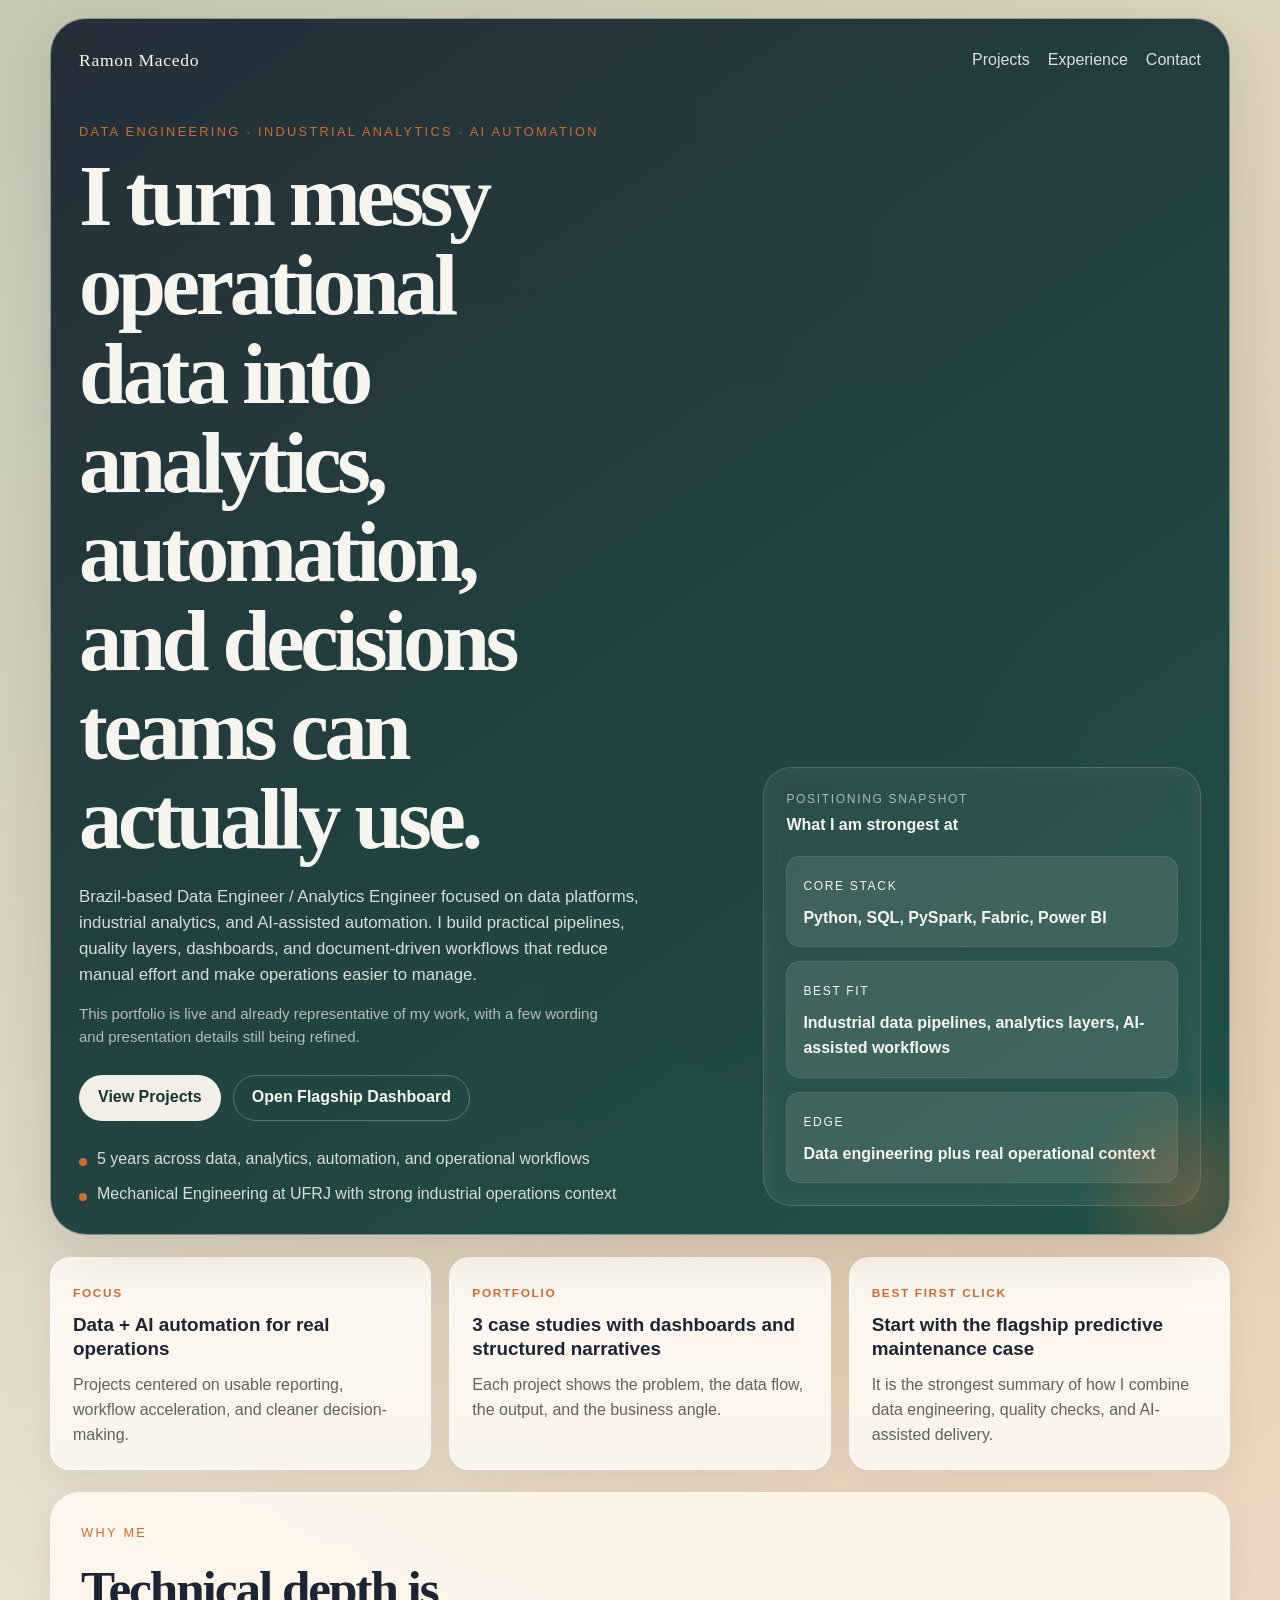
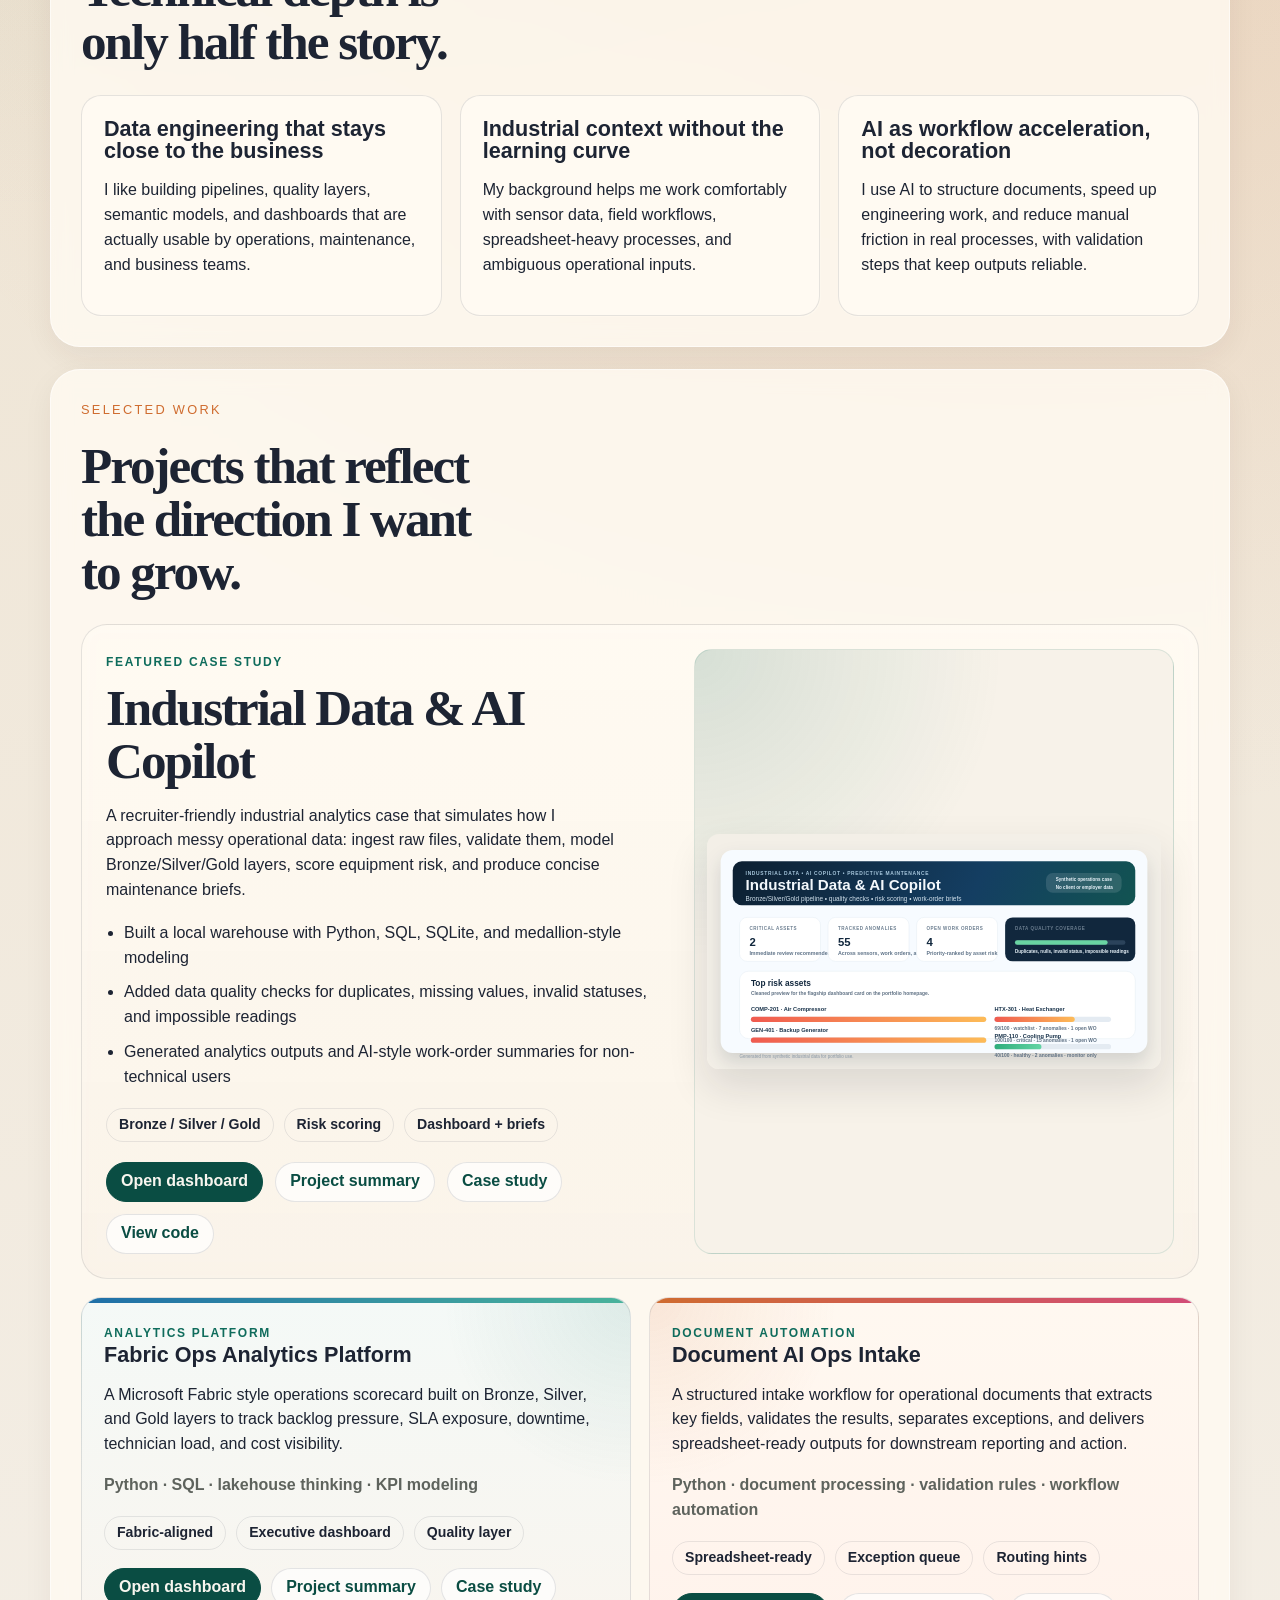
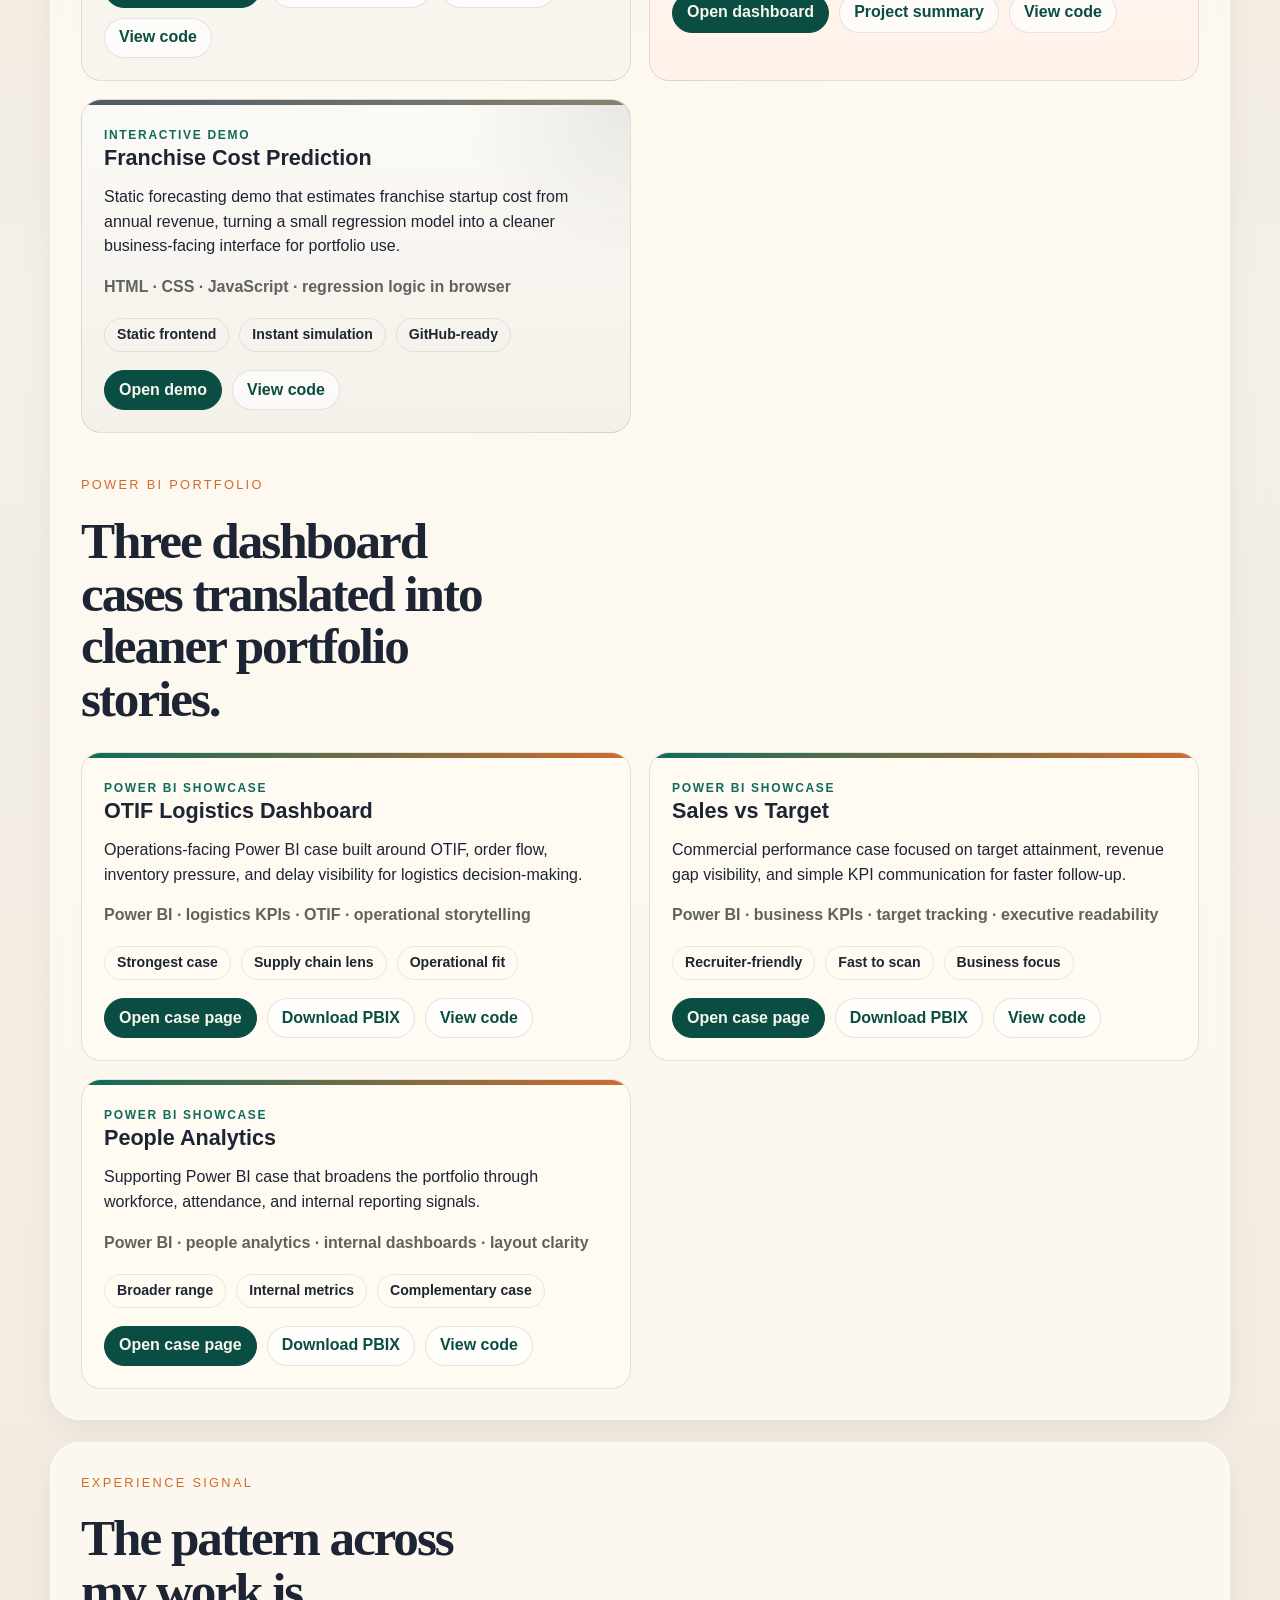
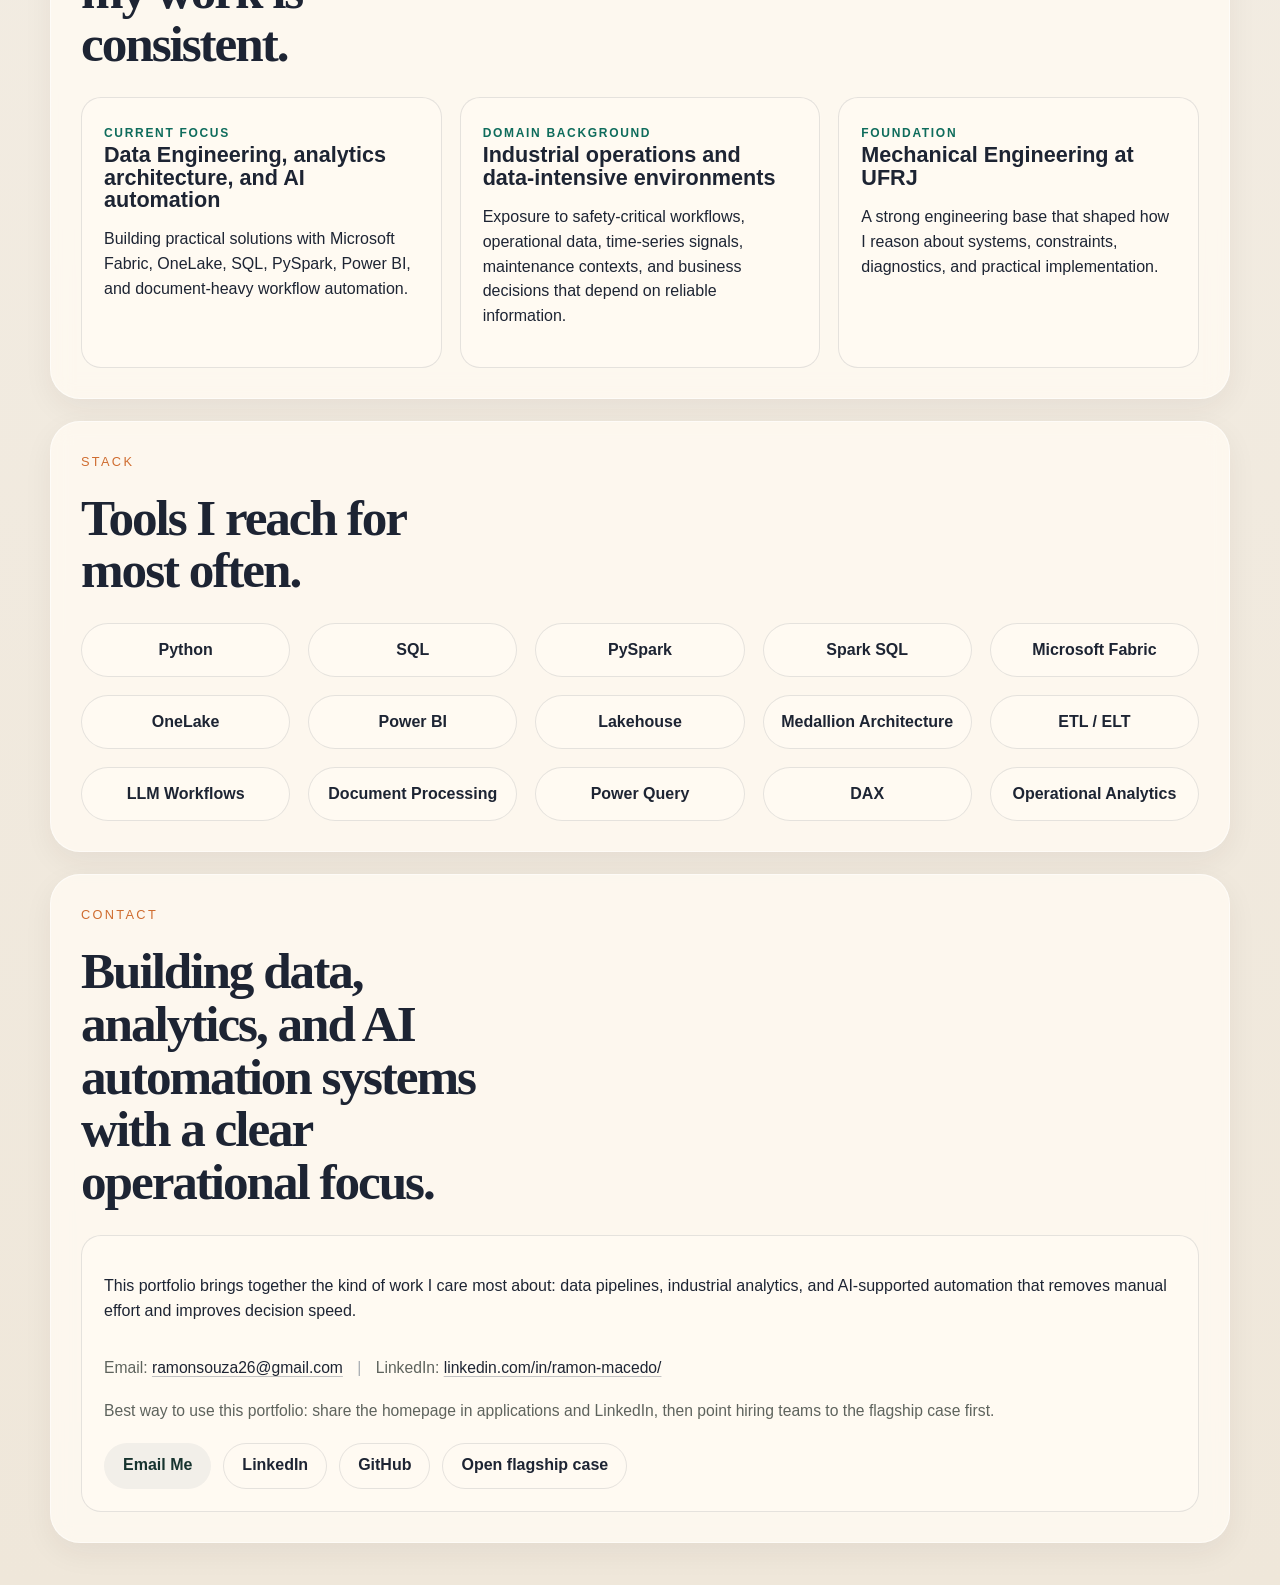
<file: index.html>
<!doctype html>
<html lang="en">
<head>
  <meta charset="utf-8">
  <meta name="viewport" content="width=device-width, initial-scale=1">
  <title>Ramon Macedo | Data Engineer, Analytics Engineer, AI Automation</title>
  <meta
    name="description"
    content="Portfolio of Ramon Macedo, a Brazil-based Data Engineer and Analytics Engineer focused on industrial analytics, Microsoft Fabric, Python, SQL, and AI automation."
  >
  <meta property="og:title" content="Ramon Macedo | Data Engineering, Analytics, AI Automation">
  <meta property="og:description" content="Portfolio focused on industrial analytics, Microsoft Fabric, data products, and workflow automation.">
  <meta property="og:type" content="website">
  <meta property="og:image" content="og.png">
  <meta name="twitter:card" content="summary_large_image">
  <meta name="twitter:title" content="Ramon Macedo | Data Engineering, Analytics, AI Automation">
  <meta name="twitter:description" content="Portfolio focused on industrial analytics, Microsoft Fabric, data products, and workflow automation.">
  <meta name="twitter:image" content="og.png">
  <link rel="stylesheet" href="styles.css">
</head>
<body>
  <div class="page-shell">
    <header class="hero">
      <nav class="topbar">
        <span class="brand">Ramon Macedo</span>
        <div class="topbar-links">
          <a href="#projects">Projects</a>
          <a href="#experience">Experience</a>
          <a href="#contact">Contact</a>
        </div>
      </nav>

      <div class="hero-grid">
        <section class="hero-copy">
          <p class="eyebrow">Data Engineering &middot; Industrial Analytics &middot; AI Automation</p>
          <h1>I turn messy operational data into analytics, automation, and decisions teams can actually use.</h1>
          <p class="lede">
            Brazil-based Data Engineer / Analytics Engineer focused on data platforms, industrial analytics,
            and AI-assisted automation. I build practical pipelines, quality layers, dashboards, and document-driven
            workflows that reduce manual effort and make operations easier to manage.
          </p>
          <p class="hero-note">
            This portfolio is live and already representative of my work, with a few wording and presentation details still being refined.
          </p>
          <div class="cta-row">
            <a class="button button-primary" href="#projects">View Projects</a>
            <a class="button button-secondary" href="industrial-data-ai-copilot/outputs/">Open Flagship Dashboard</a>
          </div>
          <ul class="signal-list">
            <li>5 years across data, analytics, automation, and operational workflows</li>
            <li>Mechanical Engineering at UFRJ with strong industrial operations context</li>
          </ul>
        </section>

        <aside class="hero-panel">
          <div class="panel-header">
            <span class="panel-kicker">Positioning Snapshot</span>
            <strong>What I am strongest at</strong>
          </div>
          <div class="metric-stack">
            <article class="metric-card">
              <span class="metric-label">Core stack</span>
              <strong>Python, SQL, PySpark, Fabric, Power BI</strong>
            </article>
            <article class="metric-card">
              <span class="metric-label">Best fit</span>
              <strong>Industrial data pipelines, analytics layers, AI-assisted workflows</strong>
            </article>
            <article class="metric-card">
              <span class="metric-label">Edge</span>
              <strong>Data engineering plus real operational context</strong>
            </article>
          </div>
        </aside>
      </div>
    </header>

    <main>
      <section class="proof-strip" aria-label="Portfolio highlights">
        <article class="proof-card">
          <span class="proof-label">Focus</span>
          <strong>Data + AI automation for real operations</strong>
          <p>Projects centered on usable reporting, workflow acceleration, and cleaner decision-making.</p>
        </article>
        <article class="proof-card">
          <span class="proof-label">Portfolio</span>
          <strong>3 case studies with dashboards and structured narratives</strong>
          <p>Each project shows the problem, the data flow, the output, and the business angle.</p>
        </article>
        <article class="proof-card">
          <span class="proof-label">Best first click</span>
          <strong>Start with the flagship predictive maintenance case</strong>
          <p>It is the strongest summary of how I combine data engineering, quality checks, and AI-assisted delivery.</p>
        </article>
      </section>

      <section class="section intro">
        <div class="section-heading">
          <p class="eyebrow">Why Me</p>
          <h2>Technical depth is only half the story.</h2>
        </div>
        <div class="intro-grid">
          <article class="info-card">
            <h3>Data engineering that stays close to the business</h3>
            <p>
              I like building pipelines, quality layers, semantic models, and dashboards that are
              actually usable by operations, maintenance, and business teams.
            </p>
          </article>
          <article class="info-card">
            <h3>Industrial context without the learning curve</h3>
            <p>
              My background helps me work comfortably with sensor data, field workflows,
              spreadsheet-heavy processes, and ambiguous operational inputs.
            </p>
          </article>
          <article class="info-card">
            <h3>AI as workflow acceleration, not decoration</h3>
            <p>
              I use AI to structure documents, speed up engineering work, and reduce manual friction
              in real processes, with validation steps that keep outputs reliable.
            </p>
          </article>
        </div>
      </section>

      <section class="section" id="projects">
        <div class="section-heading">
          <p class="eyebrow">Selected Work</p>
          <h2>Projects that reflect the direction I want to grow.</h2>
        </div>

        <article class="project project-featured">
          <div class="project-copy">
            <span class="project-tag">Featured Case Study</span>
            <h3>Industrial Data &amp; AI Copilot</h3>
            <p>
              A recruiter-friendly industrial analytics case that simulates how I approach messy
              operational data: ingest raw files, validate them, model Bronze/Silver/Gold layers,
              score equipment risk, and produce concise maintenance briefs.
            </p>
            <ul class="project-points">
              <li>Built a local warehouse with Python, SQL, SQLite, and medallion-style modeling</li>
              <li>Added data quality checks for duplicates, missing values, invalid statuses, and impossible readings</li>
              <li>Generated analytics outputs and AI-style work-order summaries for non-technical users</li>
            </ul>
            <div class="project-metrics">
              <span>Bronze / Silver / Gold</span>
              <span>Risk scoring</span>
              <span>Dashboard + briefs</span>
            </div>
            <div class="project-links">
              <a class="project-link-primary" href="industrial-data-ai-copilot/outputs/">Open dashboard</a>
              <a href="industrial-data-ai-copilot/outputs/case_summary.html">Project summary</a>
              <a href="industrial-data-ai-copilot/docs/case_study.html">Case study</a>
              <a href="https://github.com/ramonmacedo26/ramon-portfolio/tree/main/industrial-data-ai-copilot">View code</a>
            </div>
          </div>
          <div class="project-visual">
            <img
              src="industrial-data-ai-copilot/outputs/dashboard_preview.svg"
              alt="Preview of the Industrial Data and AI Copilot dashboard"
            >
          </div>
        </article>

        <div class="project-grid">
          <article class="project-card project-card-fabric">
            <span class="project-tag">Analytics Platform</span>
            <h3>Fabric Ops Analytics Platform</h3>
            <p>
              A Microsoft Fabric style operations scorecard built on Bronze, Silver, and Gold layers
              to track backlog pressure, SLA exposure, downtime, technician load, and cost visibility.
            </p>
            <p class="stack-line">Python &middot; SQL &middot; lakehouse thinking &middot; KPI modeling</p>
            <div class="card-chip-row">
              <span>Fabric-aligned</span>
              <span>Executive dashboard</span>
              <span>Quality layer</span>
            </div>
            <div class="card-links">
              <a class="project-link-primary" href="fabric-ops-analytics-platform/outputs/">Open dashboard</a>
              <a href="fabric-ops-analytics-platform/outputs/case_summary.html">Project summary</a>
              <a href="fabric-ops-analytics-platform/docs/case_study.html">Case study</a>
              <a href="https://github.com/ramonmacedo26/ramon-portfolio/tree/main/fabric-ops-analytics-platform">View code</a>
            </div>
          </article>

          <article class="project-card project-card-docs">
            <span class="project-tag">Document Automation</span>
            <h3>Document AI Ops Intake</h3>
            <p>
              A structured intake workflow for operational documents that extracts key fields,
              validates the results, separates exceptions, and delivers spreadsheet-ready outputs
              for downstream reporting and action.
            </p>
            <p class="stack-line">Python &middot; document processing &middot; validation rules &middot; workflow automation</p>
            <div class="card-chip-row">
              <span>Spreadsheet-ready</span>
              <span>Exception queue</span>
              <span>Routing hints</span>
            </div>
            <div class="card-links">
              <a class="project-link-primary" href="document-ai-ops-intake/outputs/">Open dashboard</a>
              <a href="document-ai-ops-intake/outputs/case_summary.html">Project summary</a>
              <a href="https://github.com/ramonmacedo26/ramon-portfolio/tree/main/document-ai-ops-intake">View code</a>
            </div>
          </article>

          <article class="project-card project-card-assets">
            <span class="project-tag">Interactive Demo</span>
            <h3>Franchise Cost Prediction</h3>
            <p>
              Static forecasting demo that estimates franchise startup cost from annual revenue,
              turning a small regression model into a cleaner business-facing interface for portfolio use.
            </p>
            <p class="stack-line">HTML &middot; CSS &middot; JavaScript &middot; regression logic in browser</p>
            <div class="card-chip-row">
              <span>Static frontend</span>
              <span>Instant simulation</span>
              <span>GitHub-ready</span>
            </div>
            <div class="card-links">
              <a class="project-link-primary" href="franchise-cost-prediction/">Open demo</a>
              <a href="https://github.com/ramonmacedo26/franchise_cost_prediction">View code</a>
            </div>
          </article>
        </div>

        <div class="section-heading" style="margin-top: 42px;">
          <p class="eyebrow">Power BI Portfolio</p>
          <h2>Three dashboard cases translated into cleaner portfolio stories.</h2>
        </div>

        <div class="project-grid">
          <article class="project-card">
            <span class="project-tag">Power BI Showcase</span>
            <h3>OTIF Logistics Dashboard</h3>
            <p>
              Operations-facing Power BI case built around OTIF, order flow, inventory pressure,
              and delay visibility for logistics decision-making.
            </p>
            <p class="stack-line">Power BI &middot; logistics KPIs &middot; OTIF &middot; operational storytelling</p>
            <div class="card-chip-row">
              <span>Strongest case</span>
              <span>Supply chain lens</span>
              <span>Operational fit</span>
            </div>
            <div class="card-links">
              <a class="project-link-primary" href="powerbi-otif-logistics/outputs/">Open case page</a>
              <a href="powerbi-otif-logistics/source/Dashboard%20Logistica%20%28OTIF%29.pbix">Download PBIX</a>
              <a href="https://github.com/ramonmacedo26/ramon-portfolio/tree/main/powerbi-otif-logistics">View code</a>
            </div>
          </article>

          <article class="project-card">
            <span class="project-tag">Power BI Showcase</span>
            <h3>Sales vs Target</h3>
            <p>
              Commercial performance case focused on target attainment, revenue gap visibility,
              and simple KPI communication for faster follow-up.
            </p>
            <p class="stack-line">Power BI &middot; business KPIs &middot; target tracking &middot; executive readability</p>
            <div class="card-chip-row">
              <span>Recruiter-friendly</span>
              <span>Fast to scan</span>
              <span>Business focus</span>
            </div>
            <div class="card-links">
              <a class="project-link-primary" href="powerbi-sales-vs-target/outputs/">Open case page</a>
              <a href="powerbi-sales-vs-target/source/Sales%20vs%20Target.pbix">Download PBIX</a>
              <a href="https://github.com/ramonmacedo26/ramon-portfolio/tree/main/powerbi-sales-vs-target">View code</a>
            </div>
          </article>

          <article class="project-card">
            <span class="project-tag">Power BI Showcase</span>
            <h3>People Analytics</h3>
            <p>
              Supporting Power BI case that broadens the portfolio through workforce,
              attendance, and internal reporting signals.
            </p>
            <p class="stack-line">Power BI &middot; people analytics &middot; internal dashboards &middot; layout clarity</p>
            <div class="card-chip-row">
              <span>Broader range</span>
              <span>Internal metrics</span>
              <span>Complementary case</span>
            </div>
            <div class="card-links">
              <a class="project-link-primary" href="powerbi-people-analytics/outputs/">Open case page</a>
              <a href="powerbi-people-analytics/source/People%20Analytics.pbix">Download PBIX</a>
              <a href="https://github.com/ramonmacedo26/ramon-portfolio/tree/main/powerbi-people-analytics">View code</a>
            </div>
          </article>
        </div>
      </section>

      <section class="section" id="experience">
        <div class="section-heading">
          <p class="eyebrow">Experience Signal</p>
          <h2>The pattern across my work is consistent.</h2>
        </div>
        <div class="timeline">
          <article class="timeline-item">
            <span class="timeline-date">Current focus</span>
            <h3>Data Engineering, analytics architecture, and AI automation</h3>
            <p>
              Building practical solutions with Microsoft Fabric, OneLake, SQL, PySpark, Power BI,
              and document-heavy workflow automation.
            </p>
          </article>
          <article class="timeline-item">
            <span class="timeline-date">Domain background</span>
            <h3>Industrial operations and data-intensive environments</h3>
            <p>
              Exposure to safety-critical workflows, operational data, time-series signals,
              maintenance contexts, and business decisions that depend on reliable information.
            </p>
          </article>
          <article class="timeline-item">
            <span class="timeline-date">Foundation</span>
            <h3>Mechanical Engineering at UFRJ</h3>
            <p>
              A strong engineering base that shaped how I reason about systems, constraints,
              diagnostics, and practical implementation.
            </p>
          </article>
        </div>
      </section>

      <section class="section">
        <div class="section-heading">
          <p class="eyebrow">Stack</p>
          <h2>Tools I reach for most often.</h2>
        </div>
        <div class="pill-grid">
          <span>Python</span>
          <span>SQL</span>
          <span>PySpark</span>
          <span>Spark SQL</span>
          <span>Microsoft Fabric</span>
          <span>OneLake</span>
          <span>Power BI</span>
          <span>Lakehouse</span>
          <span>Medallion Architecture</span>
          <span>ETL / ELT</span>
          <span>LLM Workflows</span>
          <span>Document Processing</span>
          <span>Power Query</span>
          <span>DAX</span>
          <span>Operational Analytics</span>
        </div>
      </section>

      <section class="section contact" id="contact">
        <div class="section-heading">
          <p class="eyebrow">Contact</p>
          <h2>Building data, analytics, and AI automation systems with a clear operational focus.</h2>
        </div>
        <div class="contact-card">
          <p>
            This portfolio brings together the kind of work I care most about: data pipelines,
            industrial analytics, and AI-supported automation that removes manual effort and
            improves decision speed.
          </p>
          <p class="contact-note">
            Email:
            <a href="mailto:ramonsouza26@gmail.com">ramonsouza26@gmail.com</a>
            <span aria-hidden="true">|</span>
            LinkedIn:
            <a href="https://www.linkedin.com/in/ramon-macedo/">linkedin.com/in/ramon-macedo/</a>
          </p>
          <p class="contact-note">
            Best way to use this portfolio: share the homepage in applications and LinkedIn, then point hiring teams to the flagship case first.
          </p>
          <div class="contact-links">
            <a class="button button-primary" href="mailto:ramonsouza26@gmail.com">Email Me</a>
            <a class="button button-secondary" href="https://www.linkedin.com/in/ramon-macedo/">LinkedIn</a>
            <a class="button button-secondary" href="https://github.com/ramonmacedo26">GitHub</a>
            <a class="button button-secondary" href="industrial-data-ai-copilot/outputs/">Open flagship case</a>
          </div>
        </div>
      </section>
    </main>
  </div>
</body>
</html>
</file>
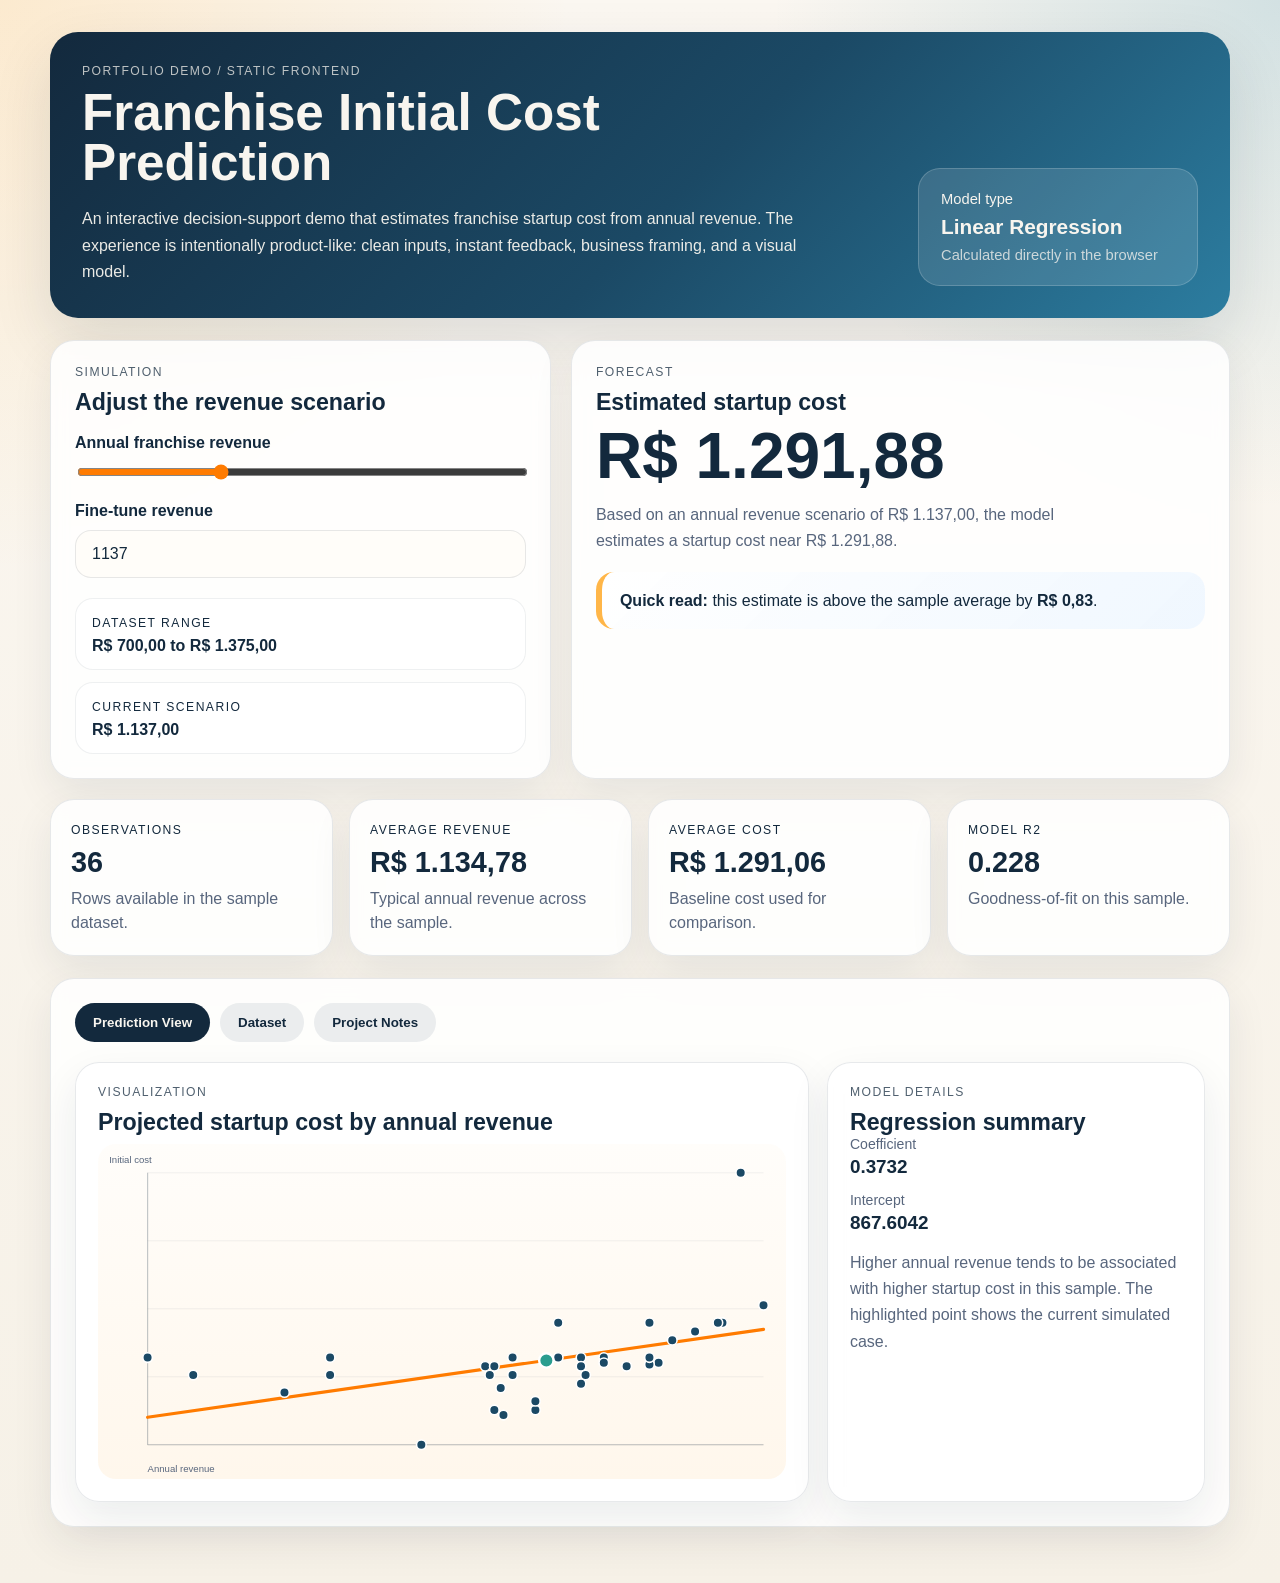
<file: franchise-cost-prediction/index.html>
<!DOCTYPE html>
<html lang="en">
  <head>
    <meta charset="UTF-8" />
    <meta name="viewport" content="width=device-width, initial-scale=1.0" />
    <title>Franchise Cost Prediction</title>
    <meta
      name="description"
      content="Static portfolio demo that estimates franchise startup cost from annual revenue."
    />
    <link rel="stylesheet" href="styles.css" />
  </head>
  <body>
    <div class="page-shell">
      <header class="hero">
        <div class="hero-copy">
          <p class="eyebrow">Portfolio Demo / Static Frontend</p>
          <h1>Franchise Initial Cost Prediction</h1>
          <p class="hero-text">
            An interactive decision-support demo that estimates franchise startup
            cost from annual revenue. The experience is intentionally product-like:
            clean inputs, instant feedback, business framing, and a visual model.
          </p>
        </div>
        <div class="hero-badge">
          <span class="badge-label">Model type</span>
          <strong>Linear Regression</strong>
          <span class="badge-note">Calculated directly in the browser</span>
        </div>
      </header>

      <main class="content-grid">
        <section class="panel control-panel">
          <div class="panel-heading">
            <p class="panel-kicker">Simulation</p>
            <h2>Adjust the revenue scenario</h2>
          </div>

          <label class="field">
            <span>Annual franchise revenue</span>
            <input
              id="revenueRange"
              type="range"
              min="700"
              max="2063"
              step="25"
              value="1137"
            />
          </label>

          <label class="field">
            <span>Fine-tune revenue</span>
            <input
              id="revenueInput"
              type="number"
              min="700"
              max="2063"
              step="25"
              value="1137"
            />
          </label>

          <div class="quick-stats">
            <div class="quick-stat">
              <span class="quick-label">Dataset range</span>
              <strong id="rangeLabel">R$ 700,00 to R$ 1.375,00</strong>
            </div>
            <div class="quick-stat">
              <span class="quick-label">Current scenario</span>
              <strong id="currentRevenueLabel">R$ 1.137,00</strong>
            </div>
          </div>
        </section>

        <section class="panel prediction-panel">
          <div class="panel-heading">
            <p class="panel-kicker">Forecast</p>
            <h2>Estimated startup cost</h2>
          </div>

          <div class="prediction-value" id="predictedCost">R$ 0,00</div>
          <p class="prediction-text" id="predictionText"></p>

          <div class="insight-card" id="insightCard"></div>
        </section>
      </main>

      <section class="metric-grid" aria-label="Project metrics">
        <article class="metric-card">
          <span class="metric-label">Observations</span>
          <strong class="metric-value" id="metricObservations">0</strong>
          <p class="metric-note">Rows available in the sample dataset.</p>
        </article>
        <article class="metric-card">
          <span class="metric-label">Average Revenue</span>
          <strong class="metric-value" id="metricAvgRevenue">R$ 0,00</strong>
          <p class="metric-note">Typical annual revenue across the sample.</p>
        </article>
        <article class="metric-card">
          <span class="metric-label">Average Cost</span>
          <strong class="metric-value" id="metricAvgCost">R$ 0,00</strong>
          <p class="metric-note">Baseline cost used for comparison.</p>
        </article>
        <article class="metric-card">
          <span class="metric-label">Model R2</span>
          <strong class="metric-value" id="metricR2">0.000</strong>
          <p class="metric-note">Goodness-of-fit on this sample.</p>
        </article>
      </section>

      <section class="panel visual-panel">
        <div class="tabs" role="tablist" aria-label="Project views">
          <button class="tab-button is-active" data-tab="chart" role="tab">
            Prediction View
          </button>
          <button class="tab-button" data-tab="data" role="tab">Dataset</button>
          <button class="tab-button" data-tab="notes" role="tab">
            Project Notes
          </button>
        </div>

        <div class="tab-panel is-active" data-panel="chart" role="tabpanel">
          <div class="chart-layout">
            <div class="chart-card">
              <div class="panel-heading">
                <p class="panel-kicker">Visualization</p>
                <h2>Projected startup cost by annual revenue</h2>
              </div>
              <svg id="chart" viewBox="0 0 860 420" aria-label="Regression chart"></svg>
            </div>

            <aside class="detail-card">
              <div class="panel-heading">
                <p class="panel-kicker">Model Details</p>
                <h2>Regression summary</h2>
              </div>
              <dl class="details-list">
                <div>
                  <dt>Coefficient</dt>
                  <dd id="coefficientValue">0.0000</dd>
                </div>
                <div>
                  <dt>Intercept</dt>
                  <dd id="interceptValue">0.0000</dd>
                </div>
              </dl>
              <p class="detail-text">
                Higher annual revenue tends to be associated with higher startup cost
                in this sample. The highlighted point shows the current simulated case.
              </p>
            </aside>
          </div>
        </div>

        <div class="tab-panel" data-panel="data" role="tabpanel" hidden>
          <div class="table-shell">
            <table>
              <thead>
                <tr>
                  <th>Annual Revenue</th>
                  <th>Initial Cost</th>
                </tr>
              </thead>
              <tbody id="datasetBody"></tbody>
            </table>
          </div>
        </div>

        <div class="tab-panel" data-panel="notes" role="tabpanel" hidden>
          <div class="notes-grid">
            <article class="note-card">
              <h3>Why this works in a portfolio</h3>
              <p>
                This demo shows the full path from data to interface: ingesting a
                structured sample, calculating a regression model, exposing inputs,
                and presenting a clean business-oriented output.
              </p>
            </article>
            <article class="note-card">
              <h3>Why HTML helps here</h3>
              <p>
                A static frontend is easier to publish on GitHub Pages, easier to
                embed into a portfolio site, and removes the operational overhead of
                a Python runtime for a simple showcase project.
              </p>
            </article>
          </div>
        </div>
      </section>
    </div>

    <script src="app.js"></script>
  </body>
</html>
</file>
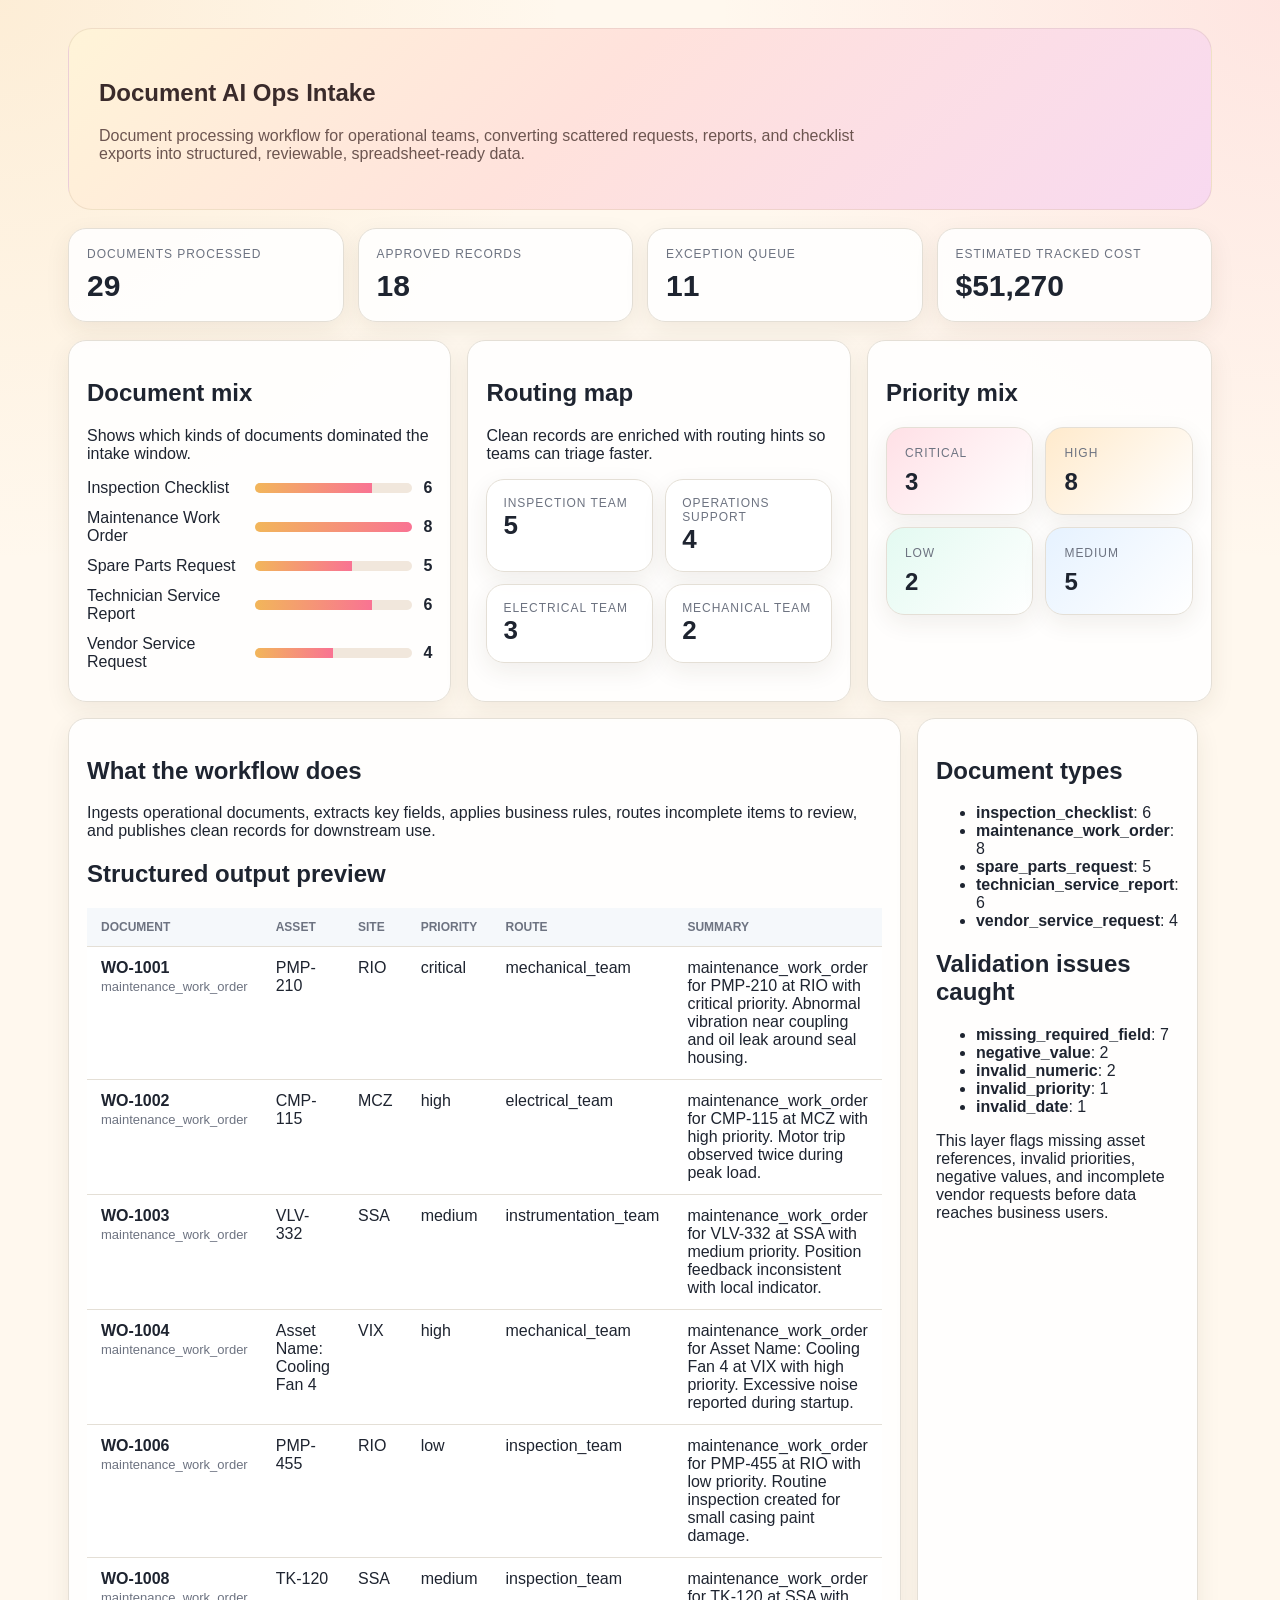
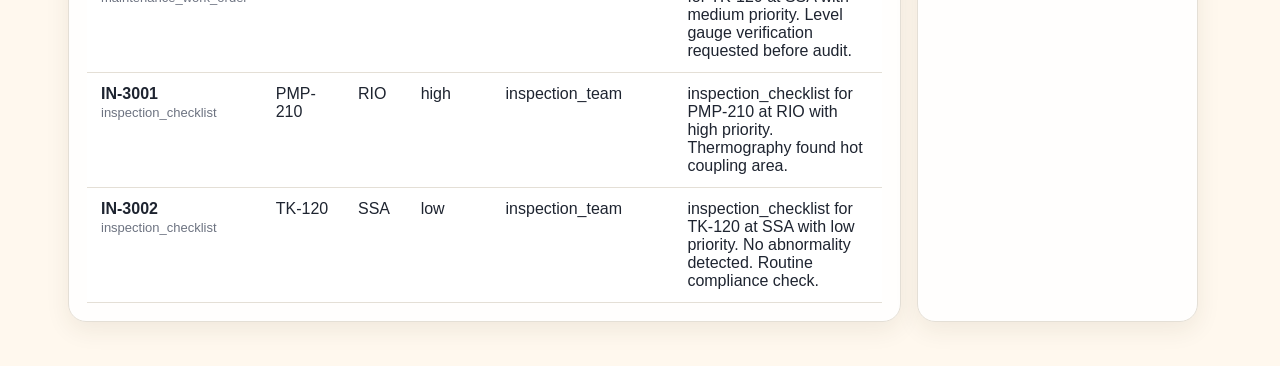
<file: document-ai-ops-intake/outputs/index.html>
<!doctype html>
<html lang="en">
<head>
  <meta charset="utf-8">
  <meta http-equiv="refresh" content="0; url=dashboard.html">
  <title>Redirecting...</title>
</head>
<body>
  <p>Redirecting to dashboard...</p>
</body>
</html>
</file>
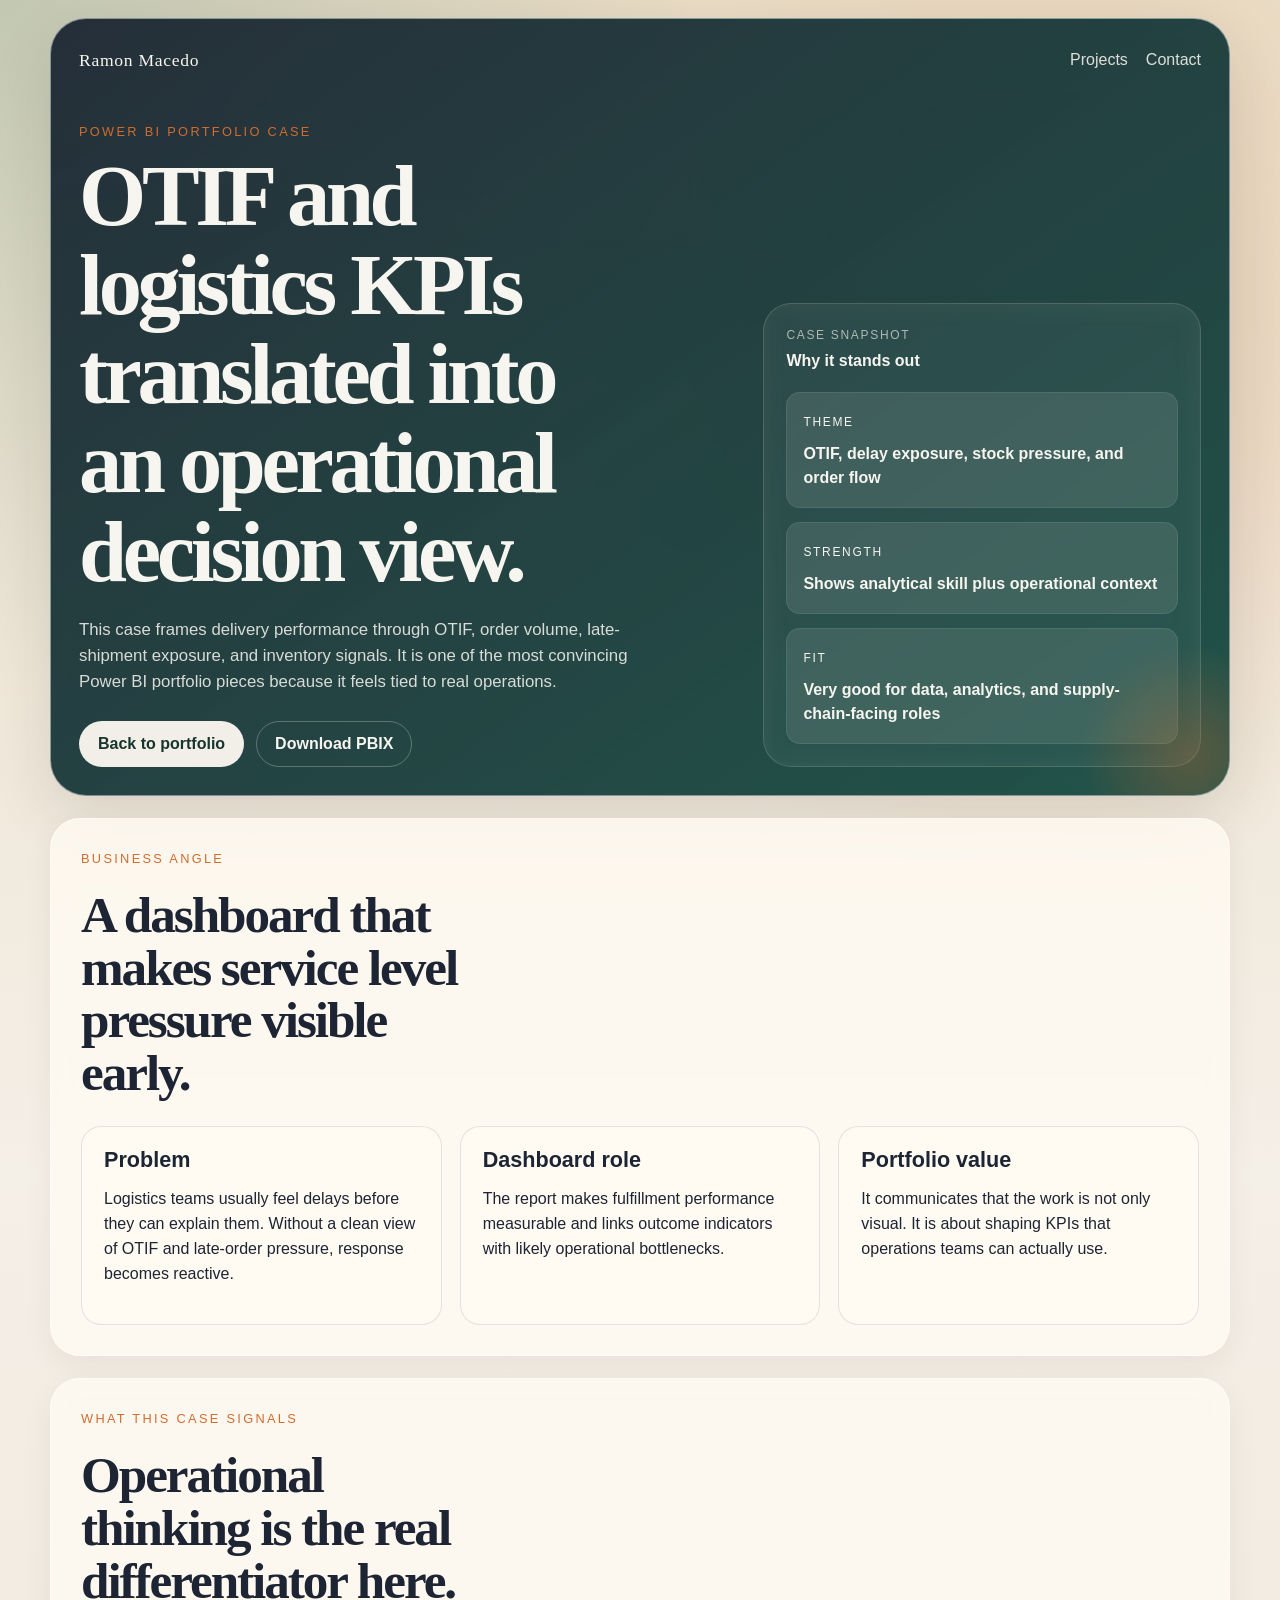
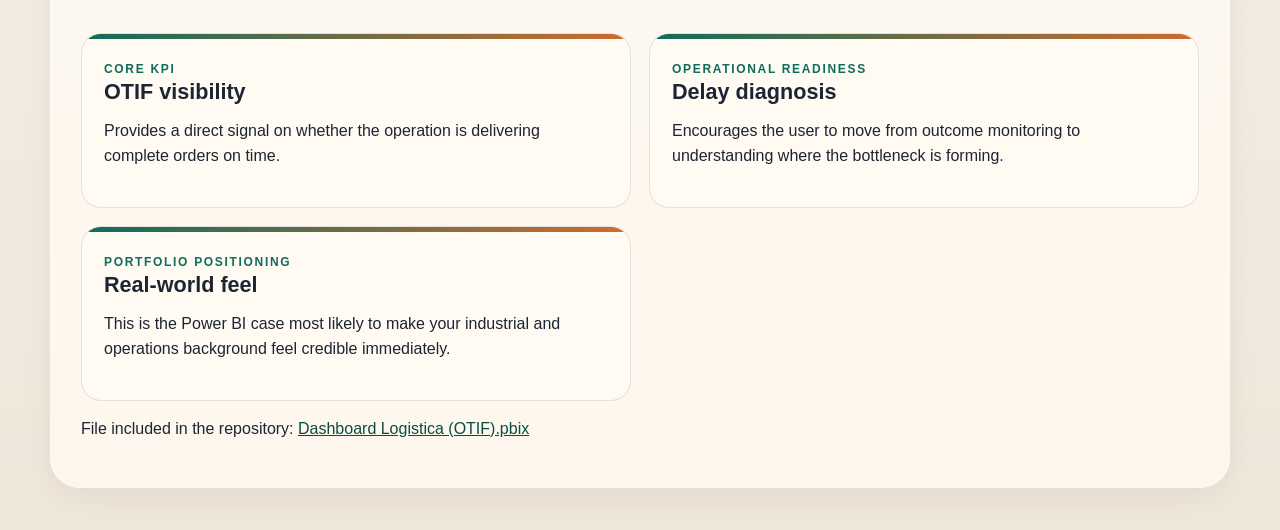
<file: powerbi-otif-logistics/outputs/index.html>
<!doctype html>
<html lang="en">
<head>
  <meta charset="utf-8">
  <meta name="viewport" content="width=device-width, initial-scale=1">
  <title>Power BI OTIF Logistics Dashboard | Ramon Macedo</title>
  <meta
    name="description"
    content="Power BI logistics portfolio case focused on OTIF performance, order flow, and delay visibility."
  >
  <link rel="stylesheet" href="../../styles.css">
</head>
<body>
  <div class="page-shell">
    <header class="hero">
      <nav class="topbar">
        <span class="brand">Ramon Macedo</span>
        <div class="topbar-links">
          <a href="../../index.html#projects">Projects</a>
          <a href="../../index.html#contact">Contact</a>
        </div>
      </nav>

      <div class="hero-grid">
        <section class="hero-copy">
          <p class="eyebrow">Power BI Portfolio Case</p>
          <h1>OTIF and logistics KPIs translated into an operational decision view.</h1>
          <p class="lede">
            This case frames delivery performance through OTIF, order volume, late-shipment exposure,
            and inventory signals. It is one of the most convincing Power BI portfolio pieces because it feels tied to real operations.
          </p>
          <div class="cta-row">
            <a class="button button-primary" href="../../index.html#projects">Back to portfolio</a>
            <a class="button button-secondary" href="../source/Dashboard%20Logistica%20%28OTIF%29.pbix">Download PBIX</a>
          </div>
        </section>

        <aside class="hero-panel">
          <div class="panel-header">
            <span class="panel-kicker">Case Snapshot</span>
            <strong>Why it stands out</strong>
          </div>
          <div class="metric-stack">
            <article class="metric-card">
              <span class="metric-label">Theme</span>
              <strong>OTIF, delay exposure, stock pressure, and order flow</strong>
            </article>
            <article class="metric-card">
              <span class="metric-label">Strength</span>
              <strong>Shows analytical skill plus operational context</strong>
            </article>
            <article class="metric-card">
              <span class="metric-label">Fit</span>
              <strong>Very good for data, analytics, and supply-chain-facing roles</strong>
            </article>
          </div>
        </aside>
      </div>
    </header>

    <main>
      <section class="section intro">
        <div class="section-heading">
          <p class="eyebrow">Business Angle</p>
          <h2>A dashboard that makes service level pressure visible early.</h2>
        </div>
        <div class="intro-grid">
          <article class="info-card">
            <h3>Problem</h3>
            <p>
              Logistics teams usually feel delays before they can explain them. Without a clean view of OTIF and late-order pressure,
              response becomes reactive.
            </p>
          </article>
          <article class="info-card">
            <h3>Dashboard role</h3>
            <p>
              The report makes fulfillment performance measurable and links outcome indicators with likely operational bottlenecks.
            </p>
          </article>
          <article class="info-card">
            <h3>Portfolio value</h3>
            <p>
              It communicates that the work is not only visual. It is about shaping KPIs that operations teams can actually use.
            </p>
          </article>
        </div>
      </section>

      <section class="section">
        <div class="section-heading">
          <p class="eyebrow">What This Case Signals</p>
          <h2>Operational thinking is the real differentiator here.</h2>
        </div>
        <div class="project-grid">
          <article class="project-card">
            <span class="project-tag">Core KPI</span>
            <h3>OTIF visibility</h3>
            <p>Provides a direct signal on whether the operation is delivering complete orders on time.</p>
          </article>
          <article class="project-card">
            <span class="project-tag">Operational Readiness</span>
            <h3>Delay diagnosis</h3>
            <p>Encourages the user to move from outcome monitoring to understanding where the bottleneck is forming.</p>
          </article>
          <article class="project-card">
            <span class="project-tag">Portfolio Positioning</span>
            <h3>Real-world feel</h3>
            <p>This is the Power BI case most likely to make your industrial and operations background feel credible immediately.</p>
          </article>
        </div>
        <p>
          File included in the repository:
          <a href="../source/Dashboard%20Logistica%20%28OTIF%29.pbix">Dashboard Logistica (OTIF).pbix</a>
        </p>
      </section>
    </main>
  </div>
</body>
</html>
</file>
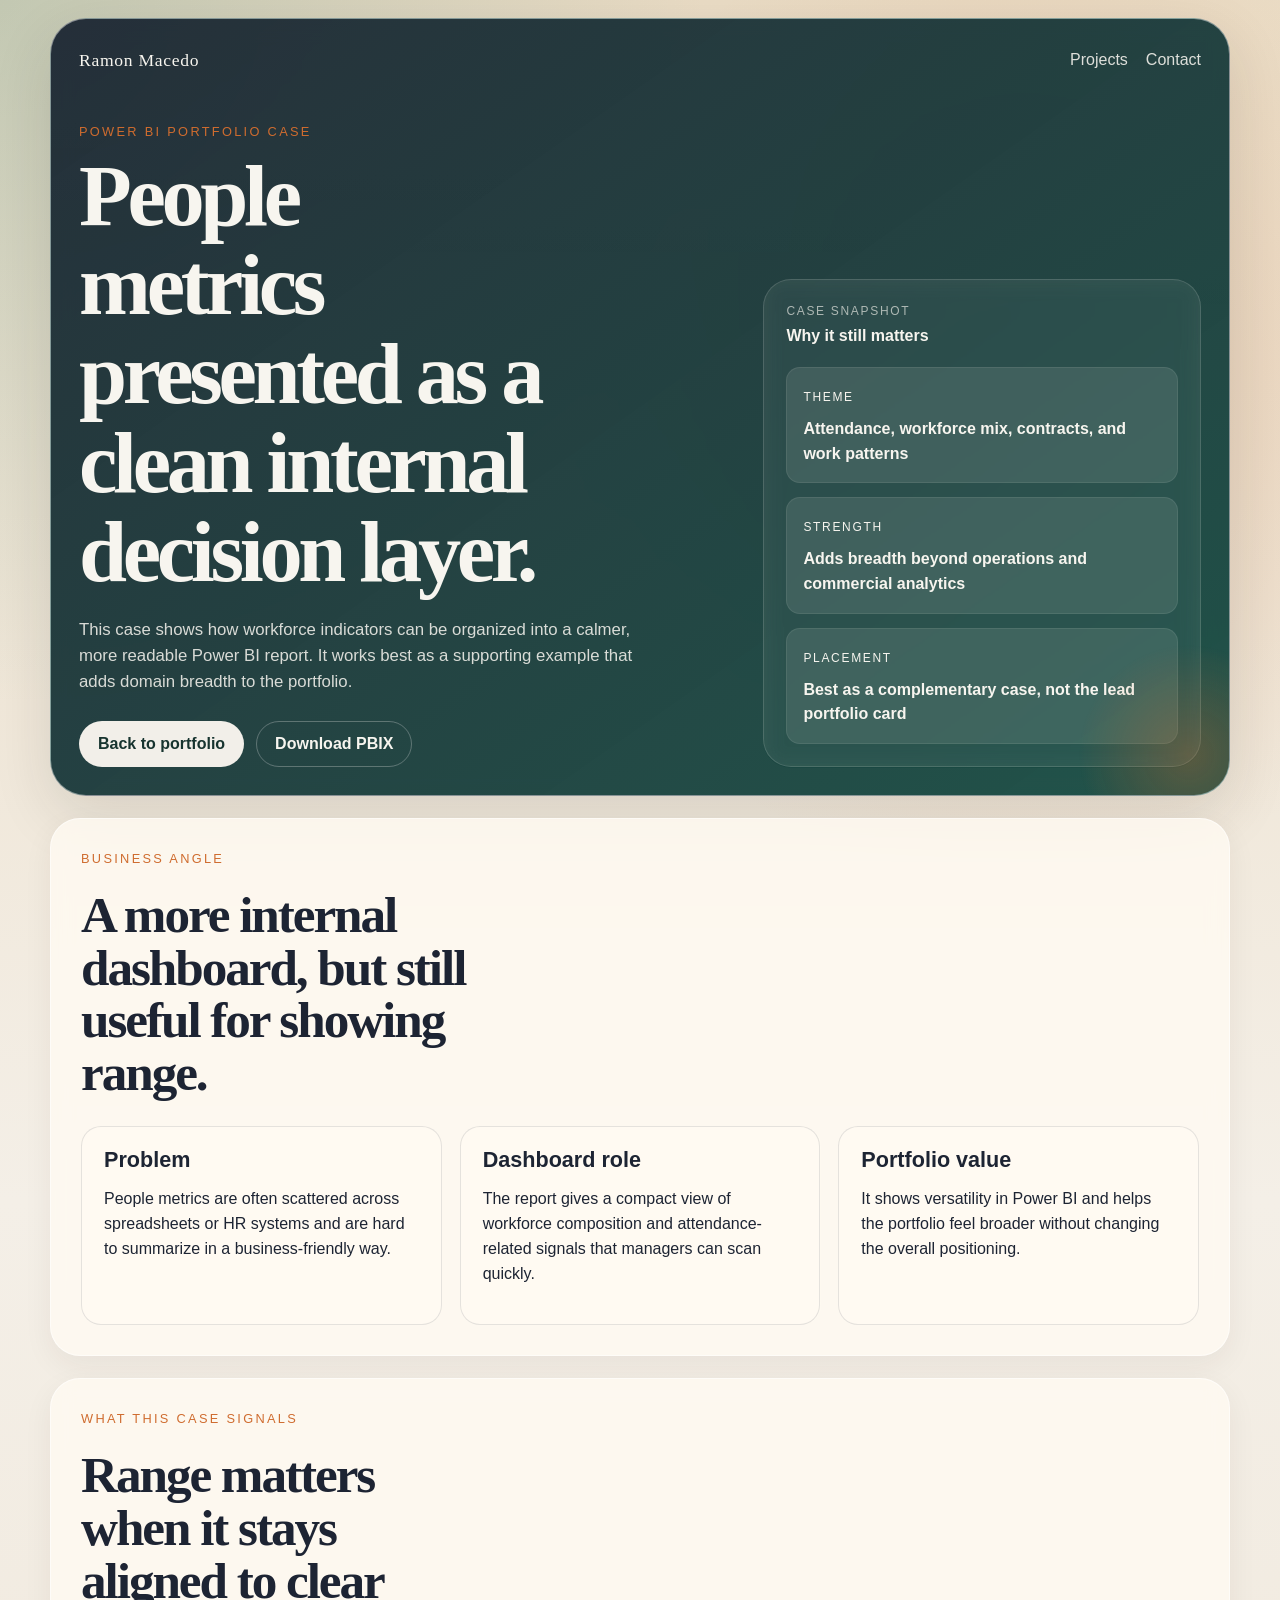
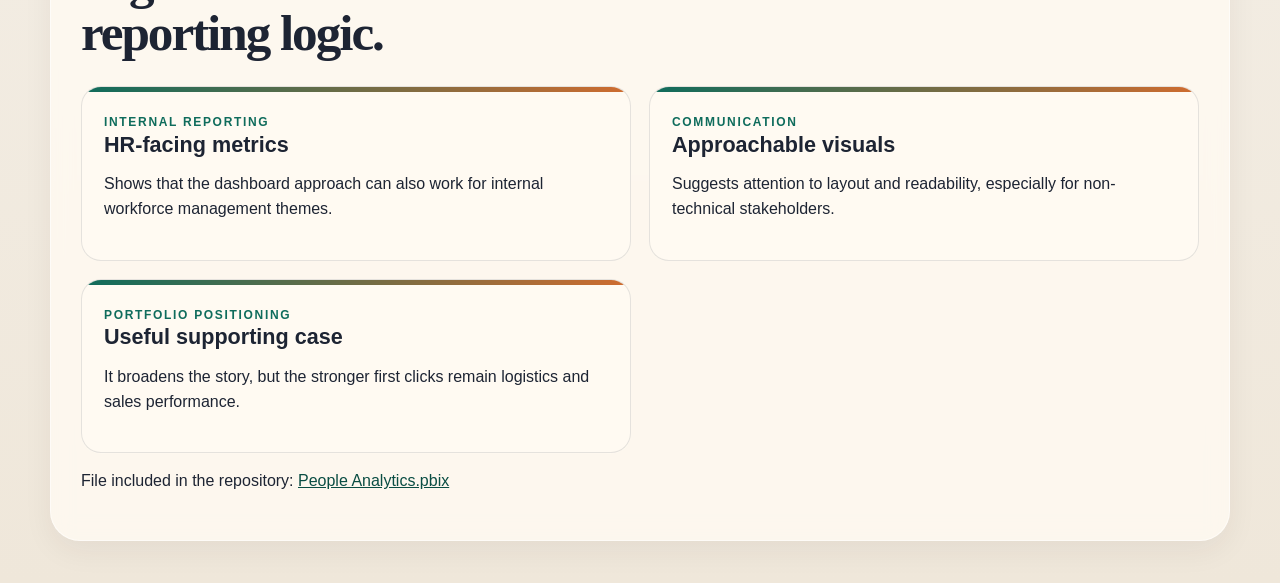
<file: powerbi-people-analytics/outputs/index.html>
<!doctype html>
<html lang="en">
<head>
  <meta charset="utf-8">
  <meta name="viewport" content="width=device-width, initial-scale=1">
  <title>Power BI People Analytics | Ramon Macedo</title>
  <meta
    name="description"
    content="Power BI people analytics portfolio case focused on workforce indicators and HR-oriented reporting."
  >
  <link rel="stylesheet" href="../../styles.css">
</head>
<body>
  <div class="page-shell">
    <header class="hero">
      <nav class="topbar">
        <span class="brand">Ramon Macedo</span>
        <div class="topbar-links">
          <a href="../../index.html#projects">Projects</a>
          <a href="../../index.html#contact">Contact</a>
        </div>
      </nav>

      <div class="hero-grid">
        <section class="hero-copy">
          <p class="eyebrow">Power BI Portfolio Case</p>
          <h1>People metrics presented as a clean internal decision layer.</h1>
          <p class="lede">
            This case shows how workforce indicators can be organized into a calmer, more readable Power BI report.
            It works best as a supporting example that adds domain breadth to the portfolio.
          </p>
          <div class="cta-row">
            <a class="button button-primary" href="../../index.html#projects">Back to portfolio</a>
            <a class="button button-secondary" href="../source/People%20Analytics.pbix">Download PBIX</a>
          </div>
        </section>

        <aside class="hero-panel">
          <div class="panel-header">
            <span class="panel-kicker">Case Snapshot</span>
            <strong>Why it still matters</strong>
          </div>
          <div class="metric-stack">
            <article class="metric-card">
              <span class="metric-label">Theme</span>
              <strong>Attendance, workforce mix, contracts, and work patterns</strong>
            </article>
            <article class="metric-card">
              <span class="metric-label">Strength</span>
              <strong>Adds breadth beyond operations and commercial analytics</strong>
            </article>
            <article class="metric-card">
              <span class="metric-label">Placement</span>
              <strong>Best as a complementary case, not the lead portfolio card</strong>
            </article>
          </div>
        </aside>
      </div>
    </header>

    <main>
      <section class="section intro">
        <div class="section-heading">
          <p class="eyebrow">Business Angle</p>
          <h2>A more internal dashboard, but still useful for showing range.</h2>
        </div>
        <div class="intro-grid">
          <article class="info-card">
            <h3>Problem</h3>
            <p>
              People metrics are often scattered across spreadsheets or HR systems and are hard to summarize in a business-friendly way.
            </p>
          </article>
          <article class="info-card">
            <h3>Dashboard role</h3>
            <p>
              The report gives a compact view of workforce composition and attendance-related signals that managers can scan quickly.
            </p>
          </article>
          <article class="info-card">
            <h3>Portfolio value</h3>
            <p>
              It shows versatility in Power BI and helps the portfolio feel broader without changing the overall positioning.
            </p>
          </article>
        </div>
      </section>

      <section class="section">
        <div class="section-heading">
          <p class="eyebrow">What This Case Signals</p>
          <h2>Range matters when it stays aligned to clear reporting logic.</h2>
        </div>
        <div class="project-grid">
          <article class="project-card">
            <span class="project-tag">Internal Reporting</span>
            <h3>HR-facing metrics</h3>
            <p>Shows that the dashboard approach can also work for internal workforce management themes.</p>
          </article>
          <article class="project-card">
            <span class="project-tag">Communication</span>
            <h3>Approachable visuals</h3>
            <p>Suggests attention to layout and readability, especially for non-technical stakeholders.</p>
          </article>
          <article class="project-card">
            <span class="project-tag">Portfolio Positioning</span>
            <h3>Useful supporting case</h3>
            <p>It broadens the story, but the stronger first clicks remain logistics and sales performance.</p>
          </article>
        </div>
        <p>
          File included in the repository:
          <a href="../source/People%20Analytics.pbix">People Analytics.pbix</a>
        </p>
      </section>
    </main>
  </div>
</body>
</html>
</file>
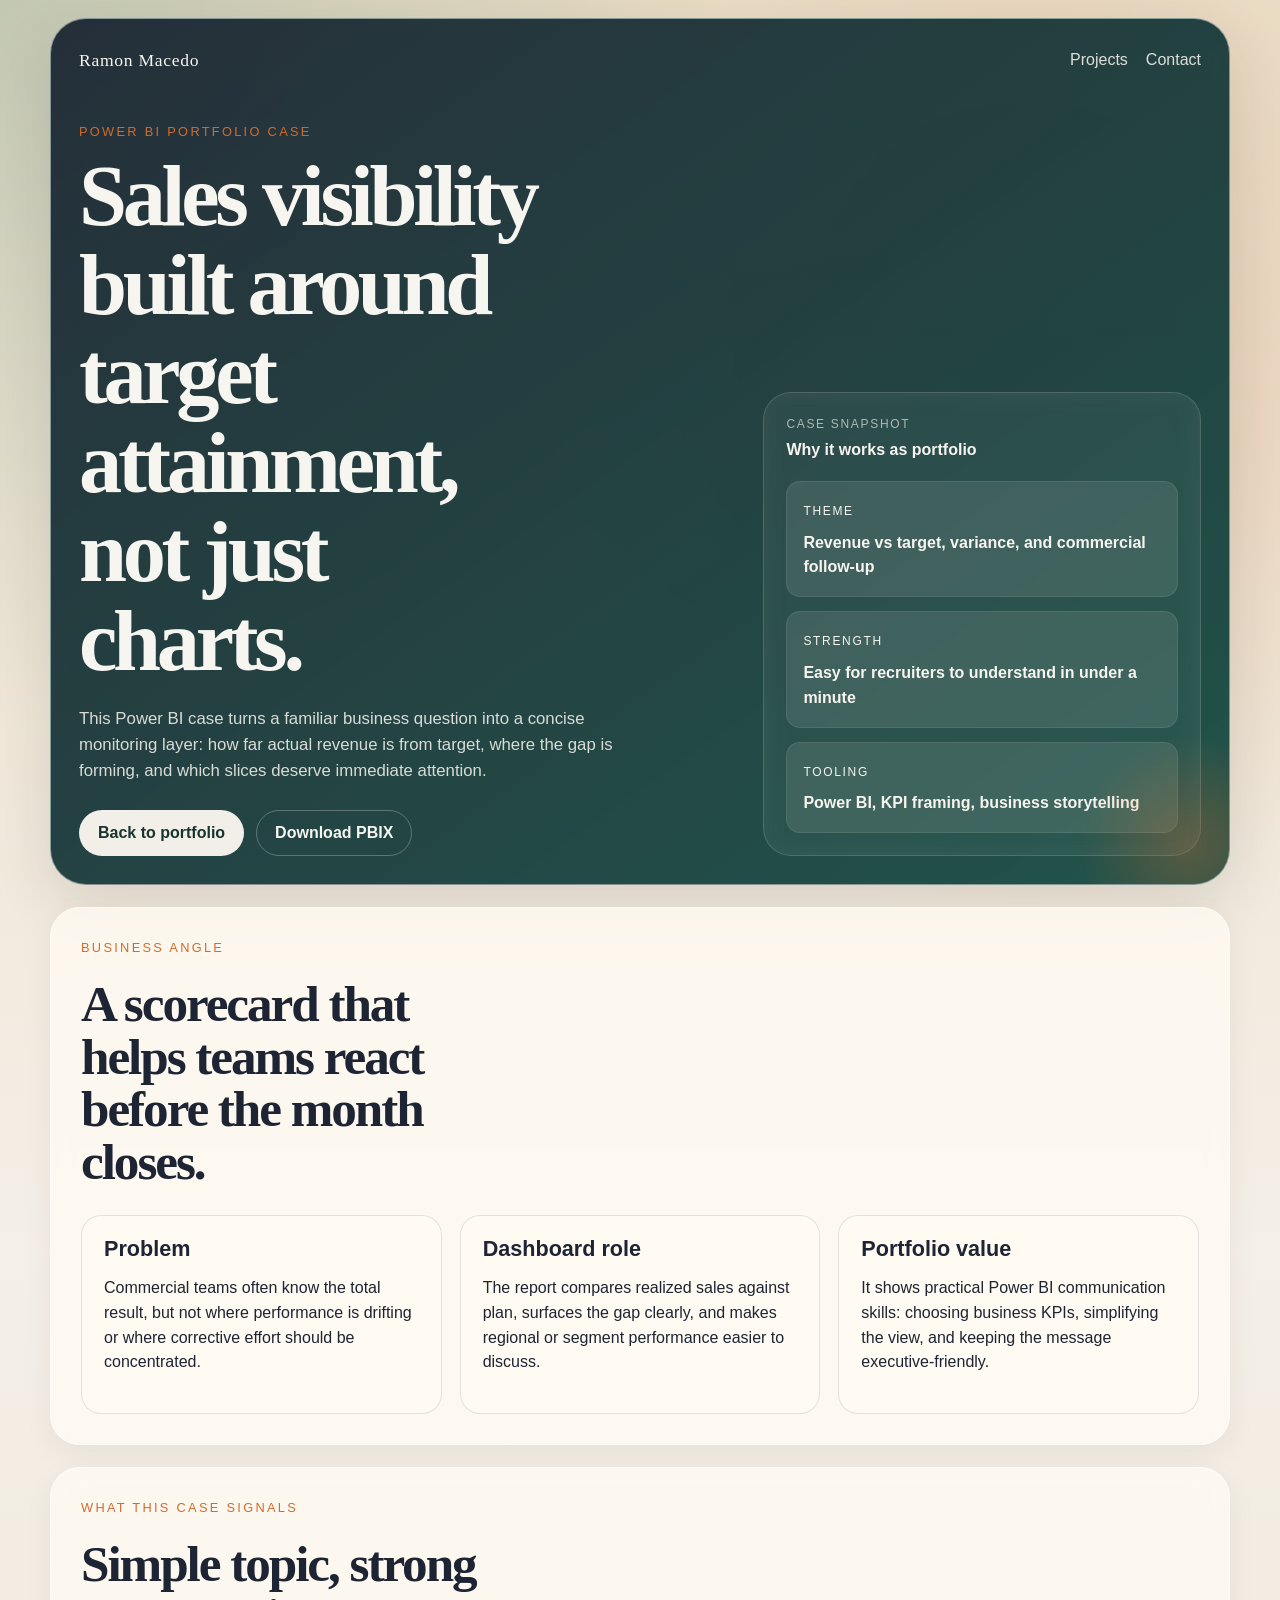
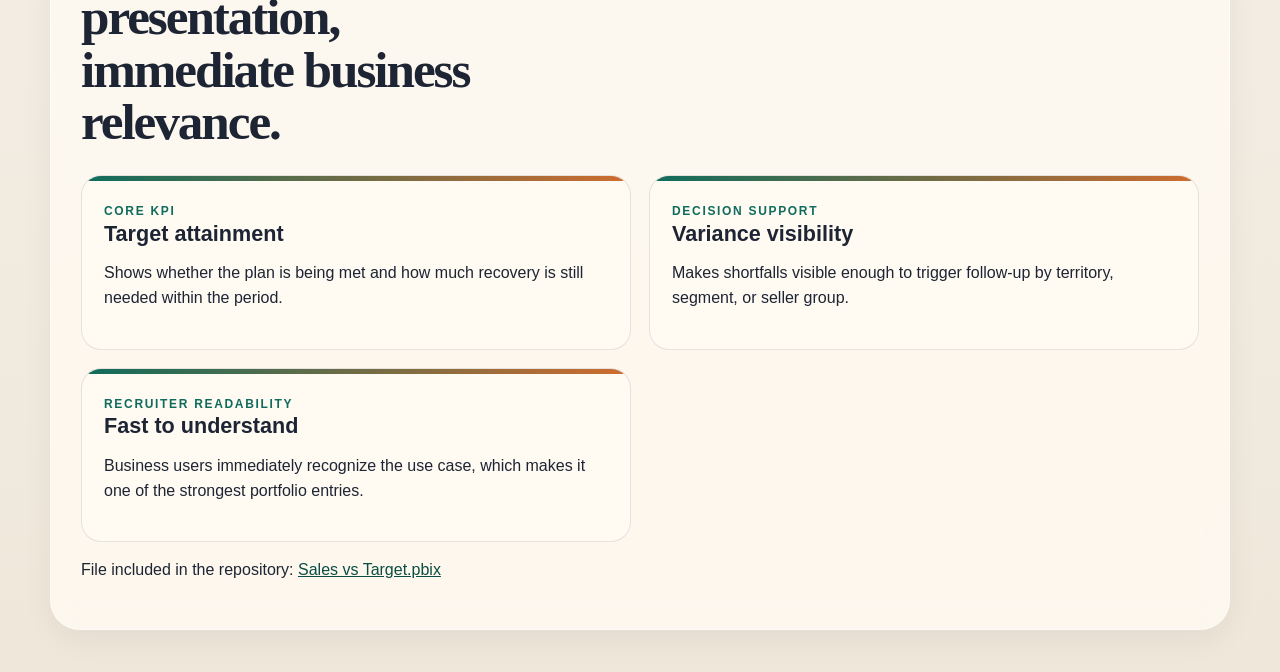
<file: powerbi-sales-vs-target/outputs/index.html>
<!doctype html>
<html lang="en">
<head>
  <meta charset="utf-8">
  <meta name="viewport" content="width=device-width, initial-scale=1">
  <title>Power BI Sales vs Target | Ramon Macedo</title>
  <meta
    name="description"
    content="Power BI portfolio case focused on revenue vs target tracking, KPI framing, and recruiter-friendly business storytelling."
  >
  <link rel="stylesheet" href="../../styles.css">
</head>
<body>
  <div class="page-shell">
    <header class="hero">
      <nav class="topbar">
        <span class="brand">Ramon Macedo</span>
        <div class="topbar-links">
          <a href="../../index.html#projects">Projects</a>
          <a href="../../index.html#contact">Contact</a>
        </div>
      </nav>

      <div class="hero-grid">
        <section class="hero-copy">
          <p class="eyebrow">Power BI Portfolio Case</p>
          <h1>Sales visibility built around target attainment, not just charts.</h1>
          <p class="lede">
            This Power BI case turns a familiar business question into a concise monitoring layer:
            how far actual revenue is from target, where the gap is forming, and which slices deserve immediate attention.
          </p>
          <div class="cta-row">
            <a class="button button-primary" href="../../index.html#projects">Back to portfolio</a>
            <a class="button button-secondary" href="../source/Sales%20vs%20Target.pbix">Download PBIX</a>
          </div>
        </section>

        <aside class="hero-panel">
          <div class="panel-header">
            <span class="panel-kicker">Case Snapshot</span>
            <strong>Why it works as portfolio</strong>
          </div>
          <div class="metric-stack">
            <article class="metric-card">
              <span class="metric-label">Theme</span>
              <strong>Revenue vs target, variance, and commercial follow-up</strong>
            </article>
            <article class="metric-card">
              <span class="metric-label">Strength</span>
              <strong>Easy for recruiters to understand in under a minute</strong>
            </article>
            <article class="metric-card">
              <span class="metric-label">Tooling</span>
              <strong>Power BI, KPI framing, business storytelling</strong>
            </article>
          </div>
        </aside>
      </div>
    </header>

    <main>
      <section class="section intro">
        <div class="section-heading">
          <p class="eyebrow">Business Angle</p>
          <h2>A scorecard that helps teams react before the month closes.</h2>
        </div>
        <div class="intro-grid">
          <article class="info-card">
            <h3>Problem</h3>
            <p>
              Commercial teams often know the total result, but not where performance is drifting or
              where corrective effort should be concentrated.
            </p>
          </article>
          <article class="info-card">
            <h3>Dashboard role</h3>
            <p>
              The report compares realized sales against plan, surfaces the gap clearly,
              and makes regional or segment performance easier to discuss.
            </p>
          </article>
          <article class="info-card">
            <h3>Portfolio value</h3>
            <p>
              It shows practical Power BI communication skills: choosing business KPIs,
              simplifying the view, and keeping the message executive-friendly.
            </p>
          </article>
        </div>
      </section>

      <section class="section">
        <div class="section-heading">
          <p class="eyebrow">What This Case Signals</p>
          <h2>Simple topic, strong presentation, immediate business relevance.</h2>
        </div>
        <div class="project-grid">
          <article class="project-card">
            <span class="project-tag">Core KPI</span>
            <h3>Target attainment</h3>
            <p>Shows whether the plan is being met and how much recovery is still needed within the period.</p>
          </article>
          <article class="project-card">
            <span class="project-tag">Decision Support</span>
            <h3>Variance visibility</h3>
            <p>Makes shortfalls visible enough to trigger follow-up by territory, segment, or seller group.</p>
          </article>
          <article class="project-card">
            <span class="project-tag">Recruiter Readability</span>
            <h3>Fast to understand</h3>
            <p>Business users immediately recognize the use case, which makes it one of the strongest portfolio entries.</p>
          </article>
        </div>
        <p>
          File included in the repository:
          <a href="../source/Sales%20vs%20Target.pbix">Sales vs Target.pbix</a>
        </p>
      </section>
    </main>
  </div>
</body>
</html>
</file>
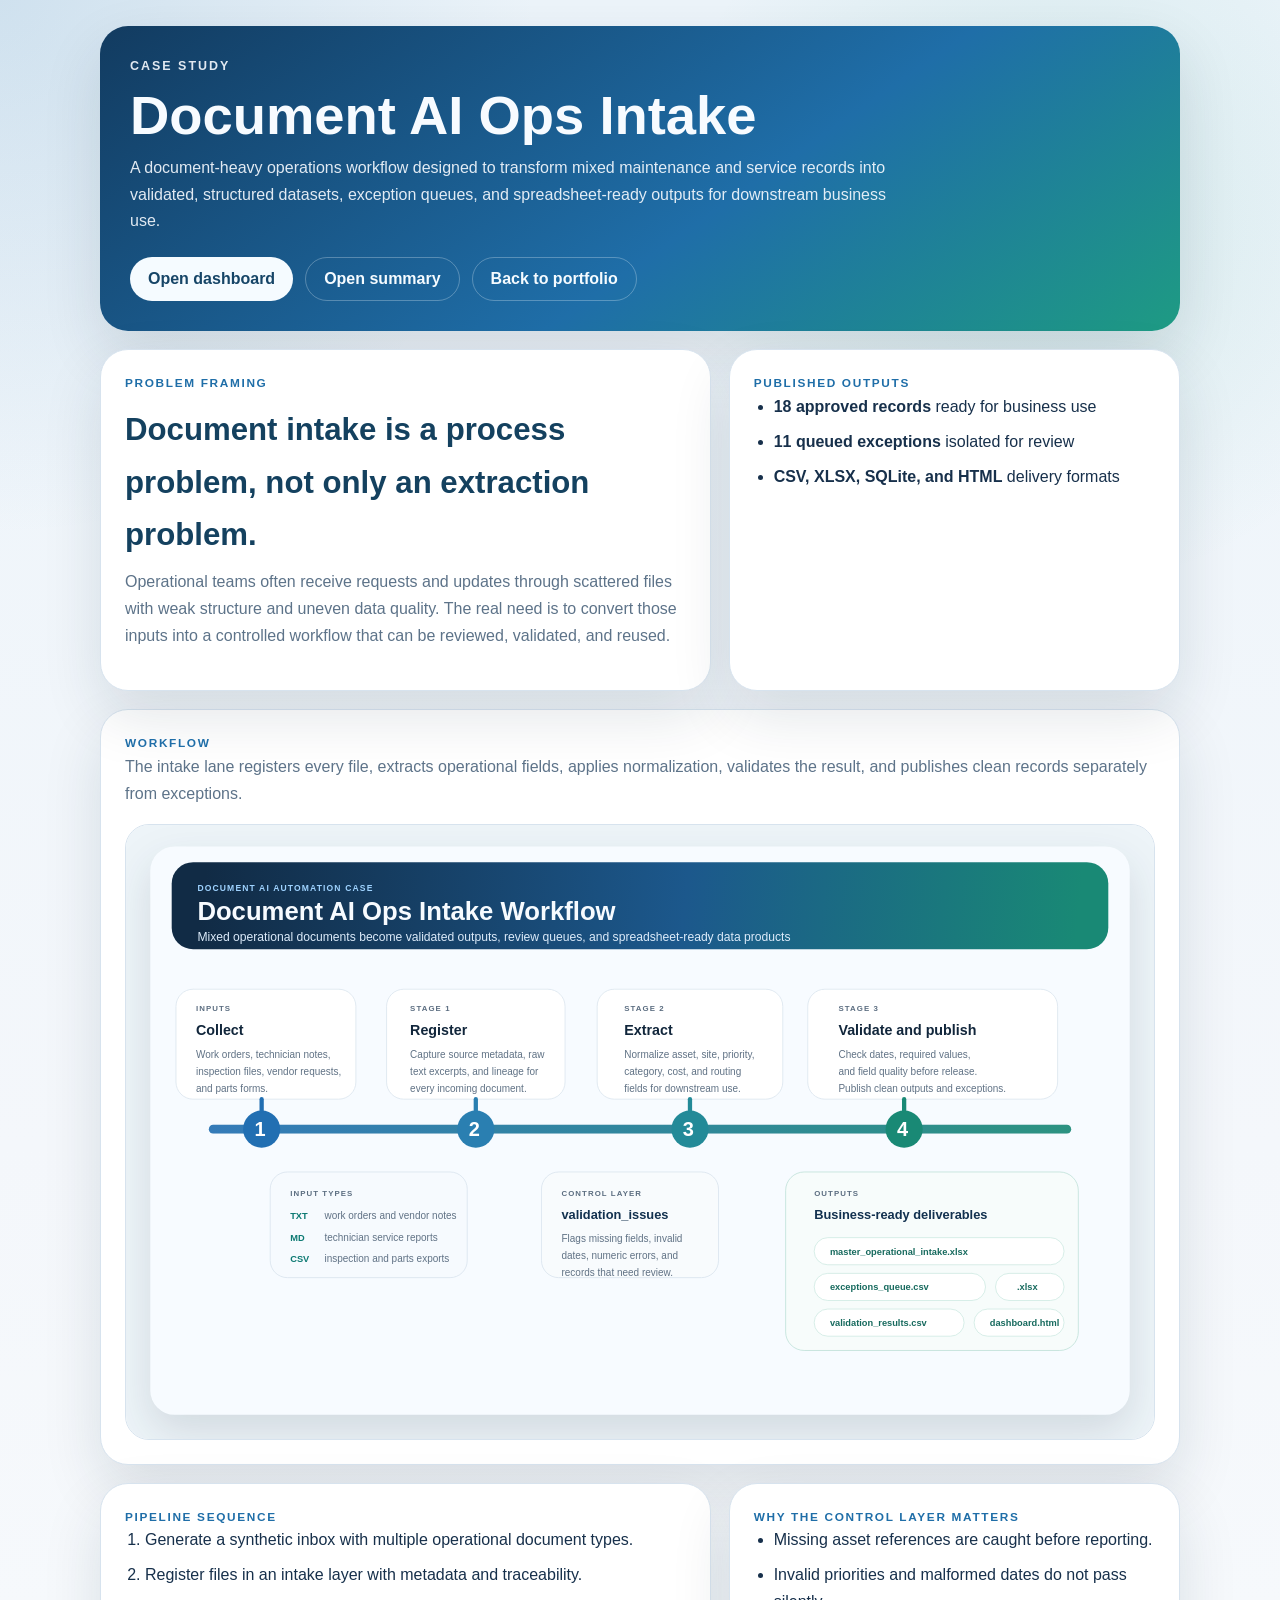
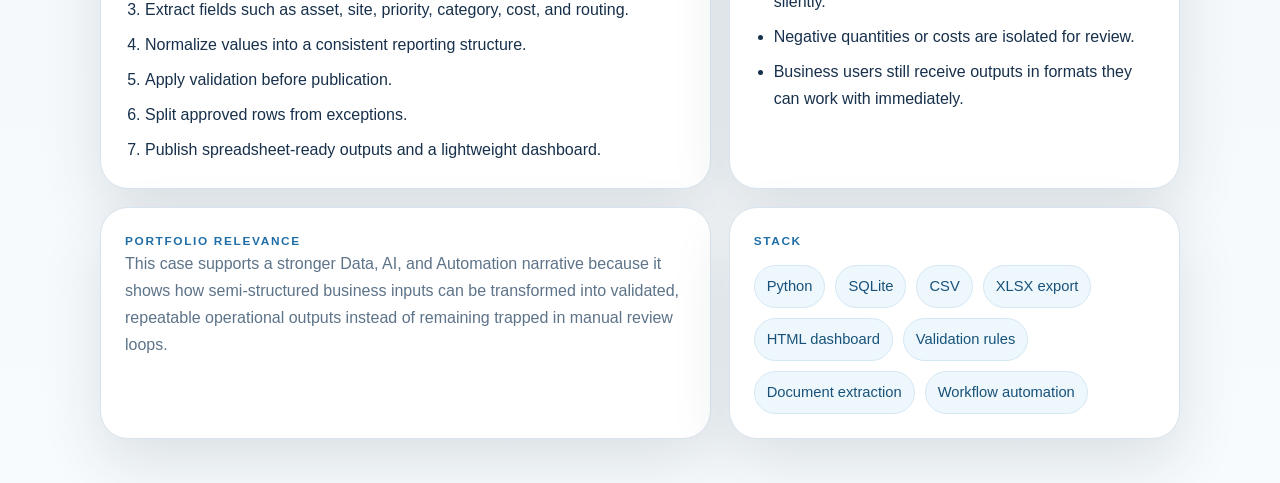
<file: document-ai-ops-intake/docs/case_study.html>
<!doctype html>
<html lang="en">
<head>
  <meta charset="utf-8">
  <meta name="viewport" content="width=device-width, initial-scale=1">
  <title>Document AI Ops Intake | Case Study</title>
  <style>
    :root {
      --bg: #f4f7fb;
      --surface: #ffffff;
      --ink: #17304b;
      --muted: #5d7389;
      --line: #d7e3ee;
      --accent: #1f6ea8;
      --accent-2: #1e9b83;
      --shadow: 0 24px 60px rgba(17, 39, 61, 0.12);
    }
    * { box-sizing: border-box; }
    body {
      margin: 0;
      font-family: "Segoe UI", Arial, sans-serif;
      background:
        radial-gradient(circle at top left, rgba(31, 110, 168, 0.14), transparent 22%),
        radial-gradient(circle at 82% 10%, rgba(30, 155, 131, 0.12), transparent 18%),
        linear-gradient(180deg, #ecf4fa 0%, var(--bg) 55%, #f8fbfd 100%);
      color: var(--ink);
      line-height: 1.68;
    }
    main {
      width: min(1080px, calc(100% - 32px));
      margin: 26px auto 44px;
    }
    .hero, .card {
      background: var(--surface);
      border: 1px solid var(--line);
      border-radius: 28px;
      box-shadow: var(--shadow);
    }
    .hero {
      padding: 30px;
      background: linear-gradient(145deg, #123b60, #1f6ea8 58%, #1e9b83);
      color: #f7fbff;
      border: none;
    }
    .eyebrow {
      margin: 0 0 10px;
      font-size: 0.78rem;
      letter-spacing: 0.16em;
      text-transform: uppercase;
      color: #bfe7ff;
      font-weight: 700;
    }
    h1, h2, p {
      margin-top: 0;
    }
    h1 {
      margin-bottom: 10px;
      font-size: clamp(2.2rem, 5vw, 3.4rem);
      line-height: 1.06;
    }
    .hero p {
      max-width: 780px;
      color: rgba(247, 251, 255, 0.9);
    }
    .actions {
      display: flex;
      flex-wrap: wrap;
      gap: 12px;
      margin-top: 22px;
    }
    .button {
      display: inline-flex;
      align-items: center;
      justify-content: center;
      min-height: 44px;
      padding: 0 18px;
      border-radius: 999px;
      text-decoration: none;
      font-weight: 700;
    }
    .button-primary {
      background: #f5fbff;
      color: #164567;
    }
    .button-secondary {
      border: 1px solid rgba(245, 251, 255, 0.28);
      color: #f5fbff;
    }
    .grid {
      display: grid;
      grid-template-columns: 1.15fr 0.85fr;
      gap: 18px;
      margin-top: 18px;
    }
    .card {
      padding: 24px;
    }
    .label {
      font-size: 0.74rem;
      letter-spacing: 0.14em;
      text-transform: uppercase;
      color: var(--accent);
      font-weight: 700;
    }
    .metric {
      margin: 10px 0 8px;
      font-size: 1.95rem;
      font-weight: 800;
      color: #14415f;
    }
    .muted {
      color: var(--muted);
    }
    .stack {
      display: flex;
      flex-wrap: wrap;
      gap: 10px;
      margin-top: 14px;
    }
    .stack span {
      padding: 8px 12px;
      border-radius: 999px;
      background: #eef7fc;
      border: 1px solid #d4e7f5;
      color: #18527a;
      font-size: 0.92rem;
    }
    ul, ol {
      margin: 0;
      padding-left: 20px;
    }
    li + li {
      margin-top: 8px;
    }
    .flow {
      margin-top: 18px;
    }
    .flow img {
      width: 100%;
      display: block;
      border-radius: 24px;
      border: 1px solid var(--line);
      background: #f9fcff;
    }
    @media (max-width: 820px) {
      .grid {
        grid-template-columns: 1fr;
      }
    }
  </style>
</head>
<body>
  <main>
    <section class="hero">
      <p class="eyebrow">Case Study</p>
      <h1>Document AI Ops Intake</h1>
      <p>
        A document-heavy operations workflow designed to transform mixed maintenance and service records into validated,
        structured datasets, exception queues, and spreadsheet-ready outputs for downstream business use.
      </p>
      <div class="actions">
        <a class="button button-primary" href="../outputs/dashboard.html">Open dashboard</a>
        <a class="button button-secondary" href="../outputs/case_summary.html">Open summary</a>
        <a class="button button-secondary" href="../../index.html#projects">Back to portfolio</a>
      </div>
    </section>

    <section class="grid">
      <article class="card">
        <div class="label">Problem Framing</div>
        <p class="metric">Document intake is a process problem, not only an extraction problem.</p>
        <p class="muted">
          Operational teams often receive requests and updates through scattered files with weak structure and uneven data quality.
          The real need is to convert those inputs into a controlled workflow that can be reviewed, validated, and reused.
        </p>
      </article>
      <article class="card">
        <div class="label">Published Outputs</div>
        <ul>
          <li><strong>18 approved records</strong> ready for business use</li>
          <li><strong>11 queued exceptions</strong> isolated for review</li>
          <li><strong>CSV, XLSX, SQLite, and HTML</strong> delivery formats</li>
        </ul>
      </article>
    </section>

    <section class="card flow">
      <div class="label">Workflow</div>
      <p class="muted">
        The intake lane registers every file, extracts operational fields, applies normalization, validates the result,
        and publishes clean records separately from exceptions.
      </p>
      <img src="../outputs/architecture_flow.svg" alt="Document AI workflow diagram">
    </section>

    <section class="grid">
      <article class="card">
        <div class="label">Pipeline Sequence</div>
        <ol>
          <li>Generate a synthetic inbox with multiple operational document types.</li>
          <li>Register files in an intake layer with metadata and traceability.</li>
          <li>Extract fields such as asset, site, priority, category, cost, and routing.</li>
          <li>Normalize values into a consistent reporting structure.</li>
          <li>Apply validation before publication.</li>
          <li>Split approved rows from exceptions.</li>
          <li>Publish spreadsheet-ready outputs and a lightweight dashboard.</li>
        </ol>
      </article>
      <article class="card">
        <div class="label">Why The Control Layer Matters</div>
        <ul>
          <li>Missing asset references are caught before reporting.</li>
          <li>Invalid priorities and malformed dates do not pass silently.</li>
          <li>Negative quantities or costs are isolated for review.</li>
          <li>Business users still receive outputs in formats they can work with immediately.</li>
        </ul>
      </article>
    </section>

    <section class="grid">
      <article class="card">
        <div class="label">Portfolio Relevance</div>
        <p class="muted">
          This case supports a stronger Data, AI, and Automation narrative because it shows how semi-structured business
          inputs can be transformed into validated, repeatable operational outputs instead of remaining trapped in manual review loops.
        </p>
      </article>
      <article class="card">
        <div class="label">Stack</div>
        <div class="stack">
          <span>Python</span>
          <span>SQLite</span>
          <span>CSV</span>
          <span>XLSX export</span>
          <span>HTML dashboard</span>
          <span>Validation rules</span>
          <span>Document extraction</span>
          <span>Workflow automation</span>
        </div>
      </article>
    </section>
  </main>
</body>
</html>
</file>
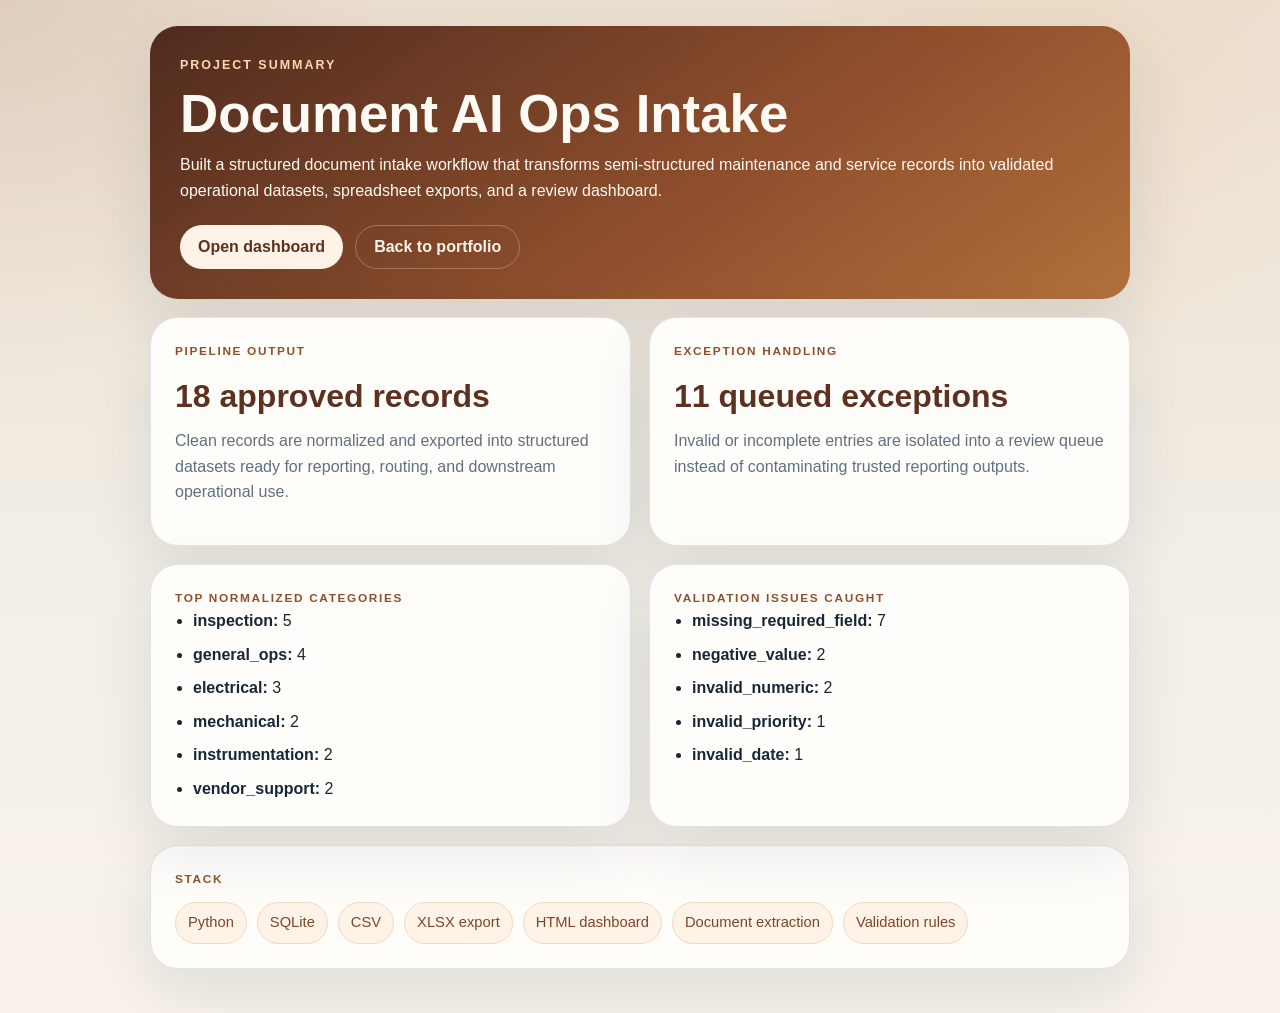
<file: document-ai-ops-intake/outputs/case_summary.html>
<!doctype html>
<html lang="en">
<head>
  <meta charset="utf-8">
  <meta name="viewport" content="width=device-width, initial-scale=1">
  <title>Document AI Ops Intake | Project Summary</title>
  <style>
    :root {
      --bg: #f3efe7;
      --surface: #fffdfa;
      --ink: #182738;
      --muted: #607081;
      --line: #dce4eb;
      --accent: #8f4f2d;
      --accent-soft: #f3b57a;
      --shadow: 0 24px 64px rgba(18, 36, 55, 0.1);
    }
    * { box-sizing: border-box; }
    body {
      margin: 0;
      font-family: "Segoe UI", Arial, sans-serif;
      color: var(--ink);
      background:
        radial-gradient(circle at top left, rgba(143, 79, 45, 0.12), transparent 24%),
        radial-gradient(circle at 82% 10%, rgba(243, 181, 122, 0.14), transparent 20%),
        linear-gradient(180deg, #ebdfcf 0%, var(--bg) 58%, #f8f2ea 100%);
      line-height: 1.6;
    }
    main { width: min(980px, calc(100% - 32px)); margin: 26px auto 44px; }
    .hero, .card { border-radius: 28px; box-shadow: var(--shadow); }
    .hero {
      padding: 30px;
      background: linear-gradient(145deg, #4f2b1e, #8f4f2d 58%, #b1703b);
      color: #fffaf3;
    }
    .eyebrow {
      margin: 0 0 10px;
      font-size: 0.78rem;
      letter-spacing: 0.16em;
      text-transform: uppercase;
      color: #ffd8b3;
      font-weight: 700;
    }
    h1, h2, p { margin-top: 0; }
    h1 {
      margin-bottom: 10px;
      font-size: clamp(2.2rem, 5vw, 3.3rem);
      line-height: 1.06;
    }
    .actions {
      display: flex;
      flex-wrap: wrap;
      gap: 12px;
      margin-top: 22px;
    }
    .button {
      display: inline-flex;
      align-items: center;
      justify-content: center;
      min-height: 44px;
      padding: 0 18px;
      border-radius: 999px;
      text-decoration: none;
      font-weight: 700;
    }
    .button-primary {
      background: #fff3e7;
      color: #5d311f;
    }
    .button-secondary {
      border: 1px solid rgba(255, 243, 231, 0.28);
      color: #fff3e7;
    }
    .grid {
      display: grid;
      grid-template-columns: repeat(2, minmax(0, 1fr));
      gap: 18px;
      margin-top: 18px;
    }
    .card {
      padding: 24px;
      background: var(--surface);
      border: 1px solid var(--line);
    }
    .label {
      font-size: 0.74rem;
      letter-spacing: 0.14em;
      text-transform: uppercase;
      color: var(--accent);
      font-weight: 700;
    }
    .metric {
      margin: 10px 0 6px;
      font-size: 2rem;
      font-weight: 800;
      color: #5d311f;
    }
    .muted { color: var(--muted); }
    .stack {
      display: flex;
      flex-wrap: wrap;
      gap: 10px;
      margin-top: 14px;
    }
    .stack span {
      padding: 8px 12px;
      border-radius: 999px;
      background: #fff2e7;
      border: 1px solid #f2d9c6;
      color: #7a472b;
      font-size: 0.92rem;
    }
    ul { margin: 0; padding-left: 18px; }
    li + li { margin-top: 8px; }
    @media (max-width: 760px) {
      .grid { grid-template-columns: 1fr; }
    }
  </style>
</head>
<body>
  <main>
    <section class="hero">
      <p class="eyebrow">Project Summary</p>
      <h1>Document AI Ops Intake</h1>
      <p>
        Built a structured document intake workflow that transforms semi-structured maintenance and service records
        into validated operational datasets, spreadsheet exports, and a review dashboard.
      </p>
      <div class="actions">
        <a class="button button-primary" href="dashboard.html">Open dashboard</a>
        <a class="button button-secondary" href="../../index.html#projects">Back to portfolio</a>
      </div>
    </section>

    <section class="grid">
      <article class="card">
        <div class="label">Pipeline Output</div>
        <p class="metric">18 approved records</p>
        <p class="muted">
          Clean records are normalized and exported into structured datasets ready for reporting, routing, and downstream operational use.
        </p>
      </article>
      <article class="card">
        <div class="label">Exception Handling</div>
        <p class="metric">11 queued exceptions</p>
        <p class="muted">
          Invalid or incomplete entries are isolated into a review queue instead of contaminating trusted reporting outputs.
        </p>
      </article>
    </section>

    <section class="grid">
      <article class="card">
        <div class="label">Top Normalized Categories</div>
        <ul>
          <li><strong>inspection:</strong> 5</li>
          <li><strong>general_ops:</strong> 4</li>
          <li><strong>electrical:</strong> 3</li>
          <li><strong>mechanical:</strong> 2</li>
          <li><strong>instrumentation:</strong> 2</li>
          <li><strong>vendor_support:</strong> 2</li>
        </ul>
      </article>
      <article class="card">
        <div class="label">Validation Issues Caught</div>
        <ul>
          <li><strong>missing_required_field:</strong> 7</li>
          <li><strong>negative_value:</strong> 2</li>
          <li><strong>invalid_numeric:</strong> 2</li>
          <li><strong>invalid_priority:</strong> 1</li>
          <li><strong>invalid_date:</strong> 1</li>
        </ul>
      </article>
    </section>

    <section class="card" style="margin-top: 18px;">
      <div class="label">Stack</div>
      <div class="stack">
        <span>Python</span>
        <span>SQLite</span>
        <span>CSV</span>
        <span>XLSX export</span>
        <span>HTML dashboard</span>
        <span>Document extraction</span>
        <span>Validation rules</span>
      </div>
    </section>
  </main>
</body>
</html>
</file>
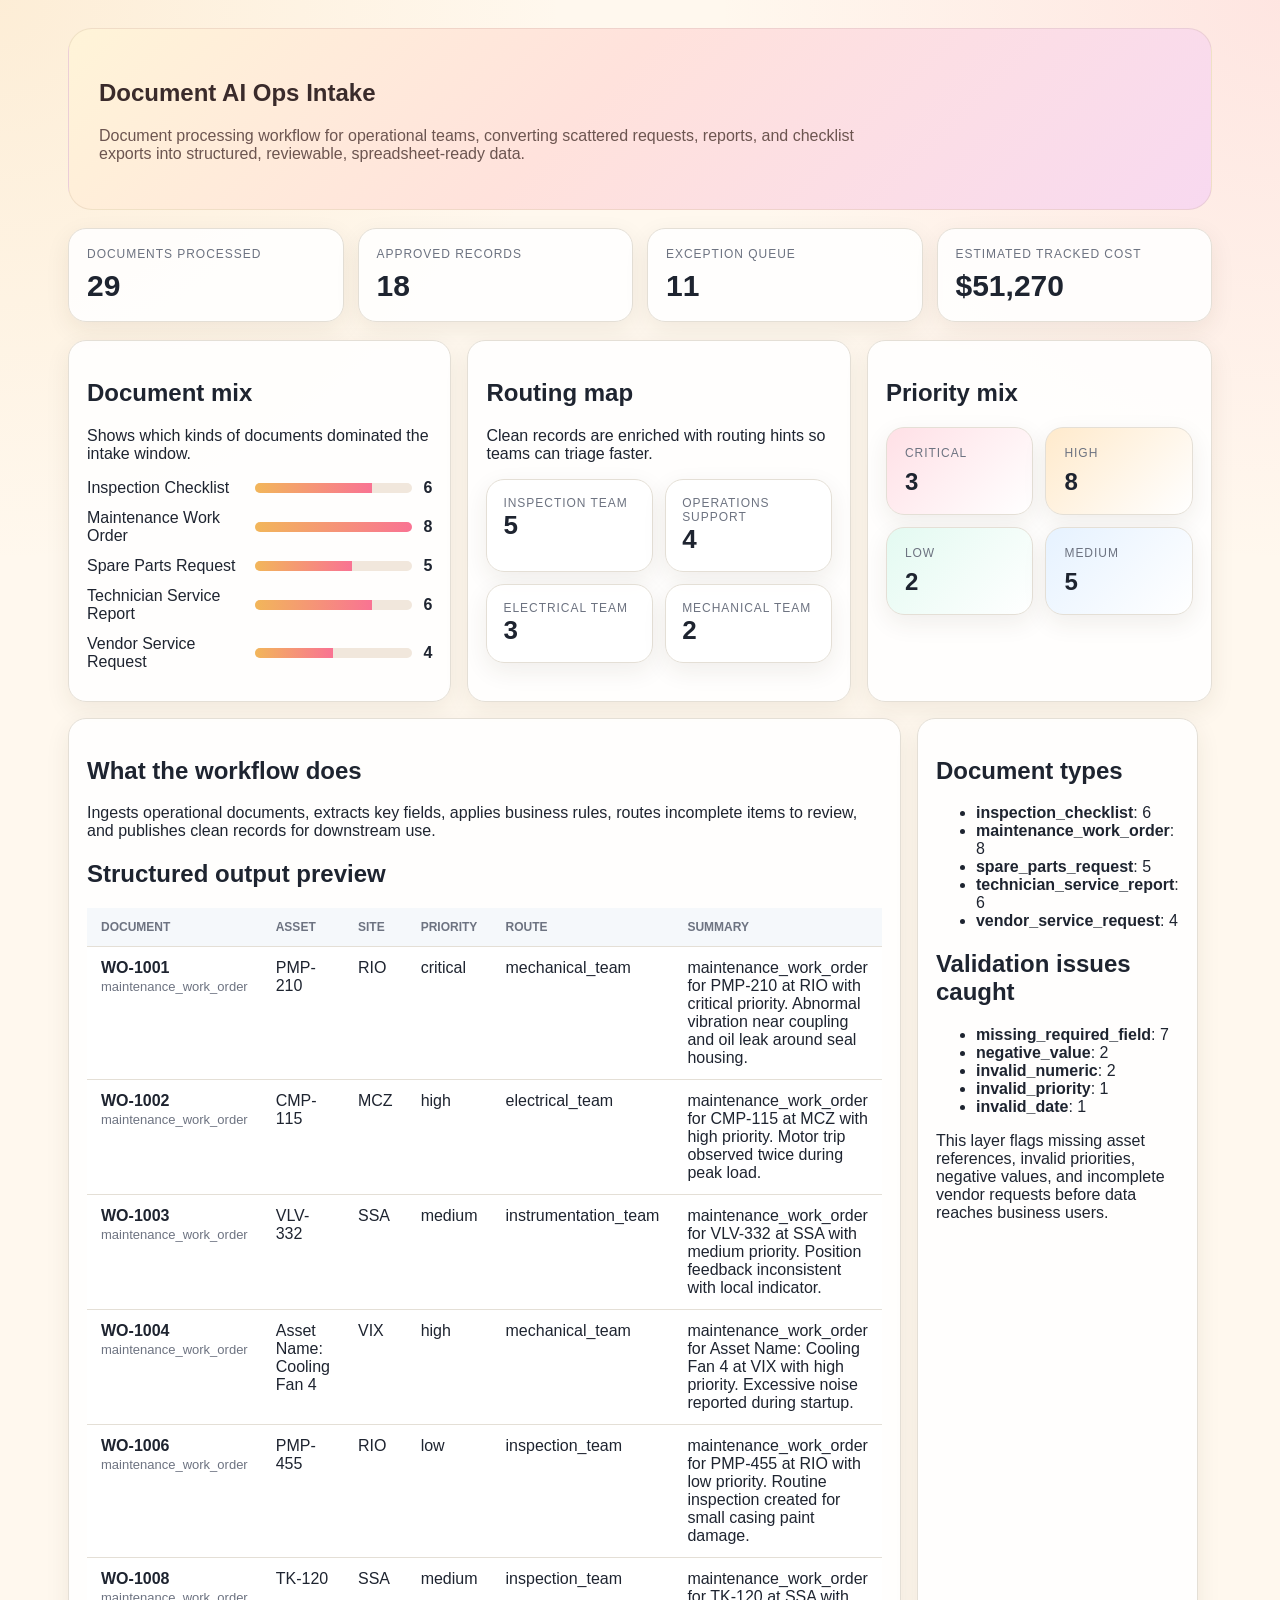
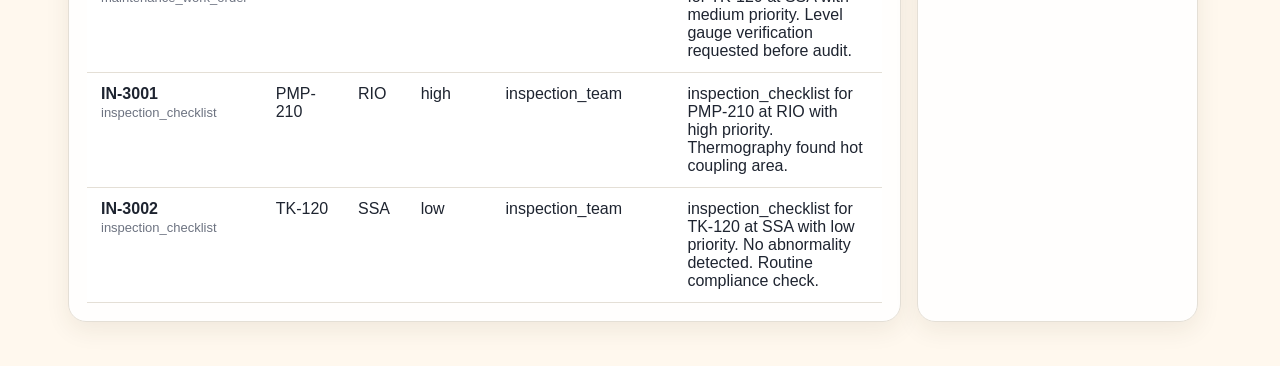
<file: document-ai-ops-intake/outputs/dashboard.html>
<!doctype html>
<html lang="en">
<head>
  <meta charset="utf-8">
  <meta name="viewport" content="width=device-width, initial-scale=1">
  <title>Document AI Ops Intake</title>
  <style>
    :root {
      --ink: #1e2430;
      --muted: #6d7381;
      --line: #e4dfd6;
      --blue: #3467eb;
      --teal: #2aa889;
      --rose: #f97393;
      --gold: #f2b65a;
      --bg: #fff8ee;
    }
    * { box-sizing: border-box; }
    body {
      margin: 0;
      font-family: "Trebuchet MS", "Segoe UI", Arial, sans-serif;
      background:
        radial-gradient(circle at top left, rgba(242, 182, 90, 0.16), transparent 24%),
        radial-gradient(circle at top right, rgba(249, 115, 147, 0.14), transparent 24%),
        var(--bg);
      color: var(--ink);
    }
    main { max-width: 1180px; margin: 0 auto; padding: 28px 18px 44px; }
    .hero { background: linear-gradient(135deg, #fff4d8, #ffe2dc 45%, #f8d9f0); color: #3a2b2b; border-radius: 24px; padding: 30px; border: 1px solid rgba(171, 143, 114, 0.18); }
    .hero p { color: #6c5550; max-width: 760px; }
    .cards { display: grid; grid-template-columns: repeat(4, minmax(0, 1fr)); gap: 14px; margin: 18px 0; }
    .card, .panel, .mini-card, .route-tile { background: rgba(255, 255, 255, 0.88); border: 1px solid var(--line); border-radius: 18px; box-shadow: 0 8px 24px rgba(70, 50, 30, 0.08); }
    .card, .mini-card { padding: 18px; }
    .label, .mini-label { color: var(--muted); font-size: 12px; text-transform: uppercase; letter-spacing: 0.08em; }
    .metric { margin-top: 8px; font-size: 30px; font-weight: 800; }
    .metric-sm { margin-top: 8px; font-size: 24px; font-weight: 800; }
    .grid { display: grid; grid-template-columns: 1.2fr 0.8fr; gap: 16px; }
    .triple { display: grid; grid-template-columns: 1fr 1fr 0.9fr; gap: 16px; margin-bottom: 16px; }
    .panel-content { padding: 18px; }
    table { width: 100%; border-collapse: collapse; background: white; }
    th, td { text-align: left; padding: 12px 14px; border-bottom: 1px solid var(--line); vertical-align: top; }
    th { font-size: 12px; text-transform: uppercase; color: var(--muted); background: #f5f8fb; }
    td span { color: var(--muted); font-size: 13px; }
    .mini-grid { display: grid; grid-template-columns: repeat(2, minmax(0, 1fr)); gap: 12px; }
    .priority-critical { background: linear-gradient(135deg, #ffe0e6, #fff); }
    .priority-high { background: linear-gradient(135deg, #ffeacc, #fff); }
    .priority-medium { background: linear-gradient(135deg, #e6f2ff, #fff); }
    .priority-low { background: linear-gradient(135deg, #e3faf1, #fff); }
    .viz-row {
      display: grid;
      grid-template-columns: 1fr 1fr auto;
      gap: 12px;
      align-items: center;
      margin-bottom: 12px;
    }
    .viz-track {
      height: 10px;
      background: #f1e7dc;
      border-radius: 999px;
      overflow: hidden;
    }
    .viz-track span {
      display: block;
      height: 100%;
      background: linear-gradient(90deg, var(--gold), var(--rose));
    }
    .route-grid {
      display: grid;
      grid-template-columns: repeat(2, minmax(0, 1fr));
      gap: 12px;
    }
    .route-tile {
      padding: 16px;
    }
    .route-tile span {
      display: block;
      color: var(--muted);
      font-size: 12px;
      text-transform: uppercase;
      letter-spacing: 0.08em;
    }
    .route-tile strong { font-size: 26px; }
    @media (max-width: 920px) { .cards, .grid, .mini-grid, .triple, .route-grid { grid-template-columns: 1fr; } }
  </style>
</head>
<body>
<main>
  <section class="hero">
    <h1>Document AI Ops Intake</h1>
        <p>Document processing workflow for operational teams, converting scattered requests, reports, and checklist exports into structured, reviewable, spreadsheet-ready data.</p>
  </section>

  <section class="cards">
    <article class="card"><div class="label">Documents processed</div><div class="metric">29</div></article>
    <article class="card"><div class="label">Approved records</div><div class="metric">18</div></article>
    <article class="card"><div class="label">Exception queue</div><div class="metric">11</div></article>
    <article class="card"><div class="label">Estimated tracked cost</div><div class="metric">$51,270</div></article>
  </section>

  <section class="triple">
    <section class="panel">
      <div class="panel-content">
        <h2>Document mix</h2>
        <p>Shows which kinds of documents dominated the intake window.</p>
        
        <div class="viz-row">
          <span>Inspection Checklist</span>
          <div class="viz-track"><span style="width:75%"></span></div>
          <strong>6</strong>
        </div>
        
        <div class="viz-row">
          <span>Maintenance Work Order</span>
          <div class="viz-track"><span style="width:100%"></span></div>
          <strong>8</strong>
        </div>
        
        <div class="viz-row">
          <span>Spare Parts Request</span>
          <div class="viz-track"><span style="width:62%"></span></div>
          <strong>5</strong>
        </div>
        
        <div class="viz-row">
          <span>Technician Service Report</span>
          <div class="viz-track"><span style="width:75%"></span></div>
          <strong>6</strong>
        </div>
        
        <div class="viz-row">
          <span>Vendor Service Request</span>
          <div class="viz-track"><span style="width:50%"></span></div>
          <strong>4</strong>
        </div>
        
      </div>
    </section>
    <section class="panel">
      <div class="panel-content">
        <h2>Routing map</h2>
        <p>Clean records are enriched with routing hints so teams can triage faster.</p>
        <div class="route-grid">
        <article class="route-tile">
          <span>Inspection Team</span>
          <strong>5</strong>
        </article>
        
        <article class="route-tile">
          <span>Operations Support</span>
          <strong>4</strong>
        </article>
        
        <article class="route-tile">
          <span>Electrical Team</span>
          <strong>3</strong>
        </article>
        
        <article class="route-tile">
          <span>Mechanical Team</span>
          <strong>2</strong>
        </article>
        </div>
      </div>
    </section>
    <section class="panel">
      <div class="panel-content">
        <h2>Priority mix</h2>
        <div class="mini-grid"><article class='mini-card priority-critical'><div class='mini-label'>Critical</div><div class='metric-sm'>3</div></article><article class='mini-card priority-high'><div class='mini-label'>High</div><div class='metric-sm'>8</div></article><article class='mini-card priority-low'><div class='mini-label'>Low</div><div class='metric-sm'>2</div></article><article class='mini-card priority-medium'><div class='mini-label'>Medium</div><div class='metric-sm'>5</div></article></div>
      </div>
    </section>
  </section>

  <section class="grid">
    <section class="panel">
      <div class="panel-content">
        <h2>What the workflow does</h2>
        <p>Ingests operational documents, extracts key fields, applies business rules, routes incomplete items to review, and publishes clean records for downstream use.</p>
        <h2>Structured output preview</h2>
        <table>
          <thead>
            <tr><th>Document</th><th>Asset</th><th>Site</th><th>Priority</th><th>Route</th><th>Summary</th></tr>
          </thead>
          <tbody>
        <tr>
          <td><strong>WO-1001</strong><br><span>maintenance_work_order</span></td>
          <td>PMP-210</td>
          <td>RIO</td>
          <td>critical</td>
          <td>mechanical_team</td>
          <td>maintenance_work_order for PMP-210 at RIO with critical priority. Abnormal vibration near coupling and oil leak around seal housing.</td>
        </tr>
        
        <tr>
          <td><strong>WO-1002</strong><br><span>maintenance_work_order</span></td>
          <td>CMP-115</td>
          <td>MCZ</td>
          <td>high</td>
          <td>electrical_team</td>
          <td>maintenance_work_order for CMP-115 at MCZ with high priority. Motor trip observed twice during peak load.</td>
        </tr>
        
        <tr>
          <td><strong>WO-1003</strong><br><span>maintenance_work_order</span></td>
          <td>VLV-332</td>
          <td>SSA</td>
          <td>medium</td>
          <td>instrumentation_team</td>
          <td>maintenance_work_order for VLV-332 at SSA with medium priority. Position feedback inconsistent with local indicator.</td>
        </tr>
        
        <tr>
          <td><strong>WO-1004</strong><br><span>maintenance_work_order</span></td>
          <td>Asset Name: Cooling Fan 4</td>
          <td>VIX</td>
          <td>high</td>
          <td>mechanical_team</td>
          <td>maintenance_work_order for Asset Name: Cooling Fan 4 at VIX with high priority. Excessive noise reported during startup.</td>
        </tr>
        
        <tr>
          <td><strong>WO-1006</strong><br><span>maintenance_work_order</span></td>
          <td>PMP-455</td>
          <td>RIO</td>
          <td>low</td>
          <td>inspection_team</td>
          <td>maintenance_work_order for PMP-455 at RIO with low priority. Routine inspection created for small casing paint damage.</td>
        </tr>
        
        <tr>
          <td><strong>WO-1008</strong><br><span>maintenance_work_order</span></td>
          <td>TK-120</td>
          <td>SSA</td>
          <td>medium</td>
          <td>inspection_team</td>
          <td>maintenance_work_order for TK-120 at SSA with medium priority. Level gauge verification requested before audit.</td>
        </tr>
        
        <tr>
          <td><strong>IN-3001</strong><br><span>inspection_checklist</span></td>
          <td>PMP-210</td>
          <td>RIO</td>
          <td>high</td>
          <td>inspection_team</td>
          <td>inspection_checklist for PMP-210 at RIO with high priority. Thermography found hot coupling area.</td>
        </tr>
        
        <tr>
          <td><strong>IN-3002</strong><br><span>inspection_checklist</span></td>
          <td>TK-120</td>
          <td>SSA</td>
          <td>low</td>
          <td>inspection_team</td>
          <td>inspection_checklist for TK-120 at SSA with low priority. No abnormality detected. Routine compliance check.</td>
        </tr>
        </tbody>
        </table>
      </div>
    </section>
    <section class="panel">
      <div class="panel-content">
        <h2>Document types</h2>
        <ul>
          <li><strong>inspection_checklist</strong>: 6</li><li><strong>maintenance_work_order</strong>: 8</li><li><strong>spare_parts_request</strong>: 5</li><li><strong>technician_service_report</strong>: 6</li><li><strong>vendor_service_request</strong>: 4</li>
        </ul>
        <h2>Validation issues caught</h2>
        <ul><li><strong>missing_required_field</strong>: 7</li><li><strong>negative_value</strong>: 2</li><li><strong>invalid_numeric</strong>: 2</li><li><strong>invalid_priority</strong>: 1</li><li><strong>invalid_date</strong>: 1</li></ul>
        <p>This layer flags missing asset references, invalid priorities, negative values, and incomplete vendor requests before data reaches business users.</p>
      </div>
    </section>
  </section>
</main>
</body>
</html>
</file>
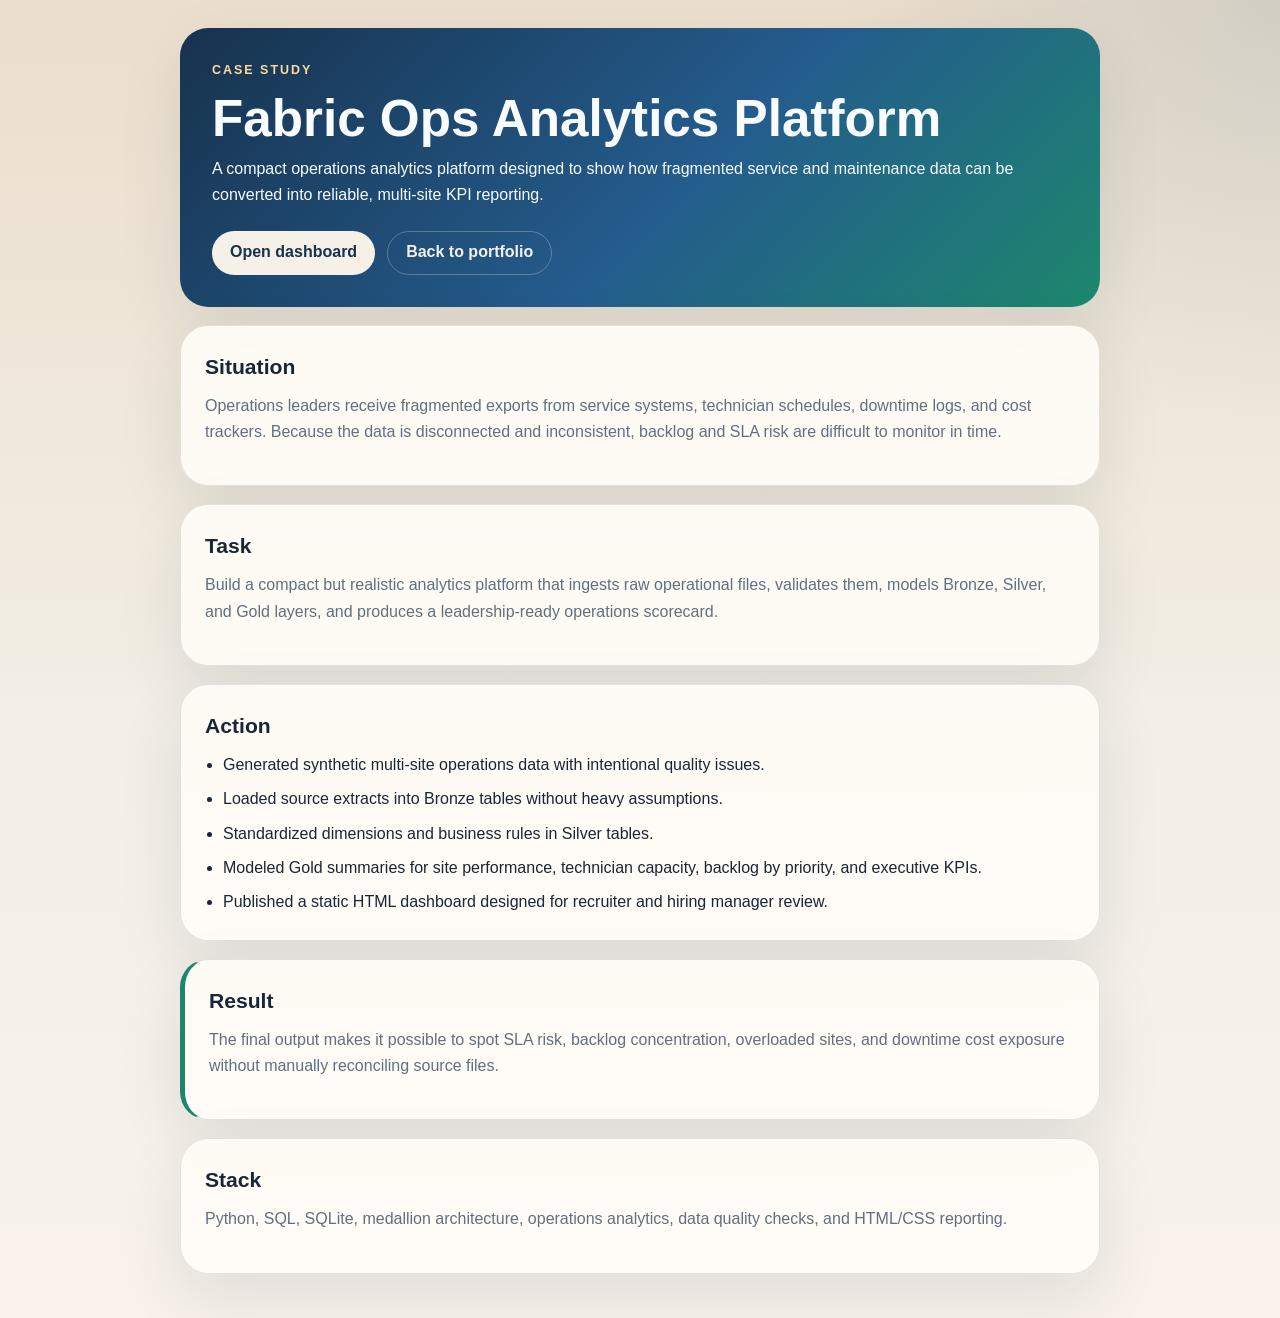
<file: fabric-ops-analytics-platform/docs/case_study.html>
<!doctype html>
<html lang="en">
<head>
  <meta charset="utf-8">
  <meta name="viewport" content="width=device-width, initial-scale=1">
  <title>Fabric Ops Analytics Platform | Case Study</title>
  <style>
    :root {
      --bg: #f3efe7;
      --surface: rgba(255, 252, 247, 0.92);
      --ink: #182738;
      --muted: #607081;
      --line: rgba(32, 44, 58, 0.12);
      --blue: #245c8d;
      --teal: #1d876d;
      --shadow: 0 24px 64px rgba(18, 36, 55, 0.1);
    }
    * { box-sizing: border-box; }
    body {
      margin: 0;
      font-family: "Segoe UI", Arial, sans-serif;
      color: var(--ink);
      background:
        radial-gradient(circle at top right, rgba(36, 92, 141, 0.12), transparent 24%),
        linear-gradient(180deg, #ebdecc 0%, var(--bg) 56%, #f8f2ea 100%);
      line-height: 1.65;
    }
    main { width: min(920px, calc(100% - 32px)); margin: 28px auto 44px; }
    .hero, .block { border-radius: 28px; box-shadow: var(--shadow); }
    .hero {
      padding: 32px;
      background: linear-gradient(135deg, #17324d, #245c8d 55%, #1d876d);
      color: #f8fbff;
    }
    .eyebrow {
      margin: 0 0 10px;
      color: #ffd89e;
      text-transform: uppercase;
      letter-spacing: 0.16em;
      font-size: 0.78rem;
      font-weight: 700;
    }
    h1, h2, p { margin-top: 0; }
    h1 {
      margin-bottom: 10px;
      font-size: clamp(2.1rem, 4.8vw, 3.2rem);
      line-height: 1.08;
    }
    .actions {
      display: flex;
      flex-wrap: wrap;
      gap: 12px;
      margin-top: 22px;
    }
    .button {
      display: inline-flex;
      min-height: 44px;
      align-items: center;
      justify-content: center;
      padding: 0 18px;
      border-radius: 999px;
      text-decoration: none;
      font-weight: 700;
    }
    .button-primary {
      background: #f6f1e8;
      color: #17324d;
    }
    .button-secondary {
      color: #f6f1e8;
      border: 1px solid rgba(246, 241, 232, 0.28);
    }
    .flow { display: grid; gap: 18px; margin-top: 18px; }
    .block {
      padding: 24px;
      background: var(--surface);
      border: 1px solid var(--line);
    }
    h2 { margin-bottom: 8px; font-size: 1.32rem; }
    ul { margin: 0; padding-left: 18px; }
    li + li { margin-top: 8px; }
    .result { border-left: 5px solid var(--teal); }
    .muted { color: var(--muted); }
  </style>
</head>
<body>
  <main>
    <section class="hero">
      <p class="eyebrow">Case Study</p>
      <h1>Fabric Ops Analytics Platform</h1>
      <p>
        A compact operations analytics platform designed to show how fragmented service and maintenance data
        can be converted into reliable, multi-site KPI reporting.
      </p>
      <div class="actions">
        <a class="button button-primary" href="../outputs/dashboard.html">Open dashboard</a>
        <a class="button button-secondary" href="../../index.html#projects">Back to portfolio</a>
      </div>
    </section>

    <section class="flow">
      <article class="block">
        <h2>Situation</h2>
        <p class="muted">
          Operations leaders receive fragmented exports from service systems, technician schedules, downtime logs, and cost trackers.
          Because the data is disconnected and inconsistent, backlog and SLA risk are difficult to monitor in time.
        </p>
      </article>

      <article class="block">
        <h2>Task</h2>
        <p class="muted">
          Build a compact but realistic analytics platform that ingests raw operational files, validates them,
          models Bronze, Silver, and Gold layers, and produces a leadership-ready operations scorecard.
        </p>
      </article>

      <article class="block">
        <h2>Action</h2>
        <ul>
          <li>Generated synthetic multi-site operations data with intentional quality issues.</li>
          <li>Loaded source extracts into Bronze tables without heavy assumptions.</li>
          <li>Standardized dimensions and business rules in Silver tables.</li>
          <li>Modeled Gold summaries for site performance, technician capacity, backlog by priority, and executive KPIs.</li>
          <li>Published a static HTML dashboard designed for recruiter and hiring manager review.</li>
        </ul>
      </article>

      <article class="block result">
        <h2>Result</h2>
        <p class="muted">
          The final output makes it possible to spot SLA risk, backlog concentration, overloaded sites,
          and downtime cost exposure without manually reconciling source files.
        </p>
      </article>

      <article class="block">
        <h2>Stack</h2>
        <p class="muted">
          Python, SQL, SQLite, medallion architecture, operations analytics, data quality checks, and HTML/CSS reporting.
        </p>
      </article>
    </section>
  </main>
</body>
</html>
</file>
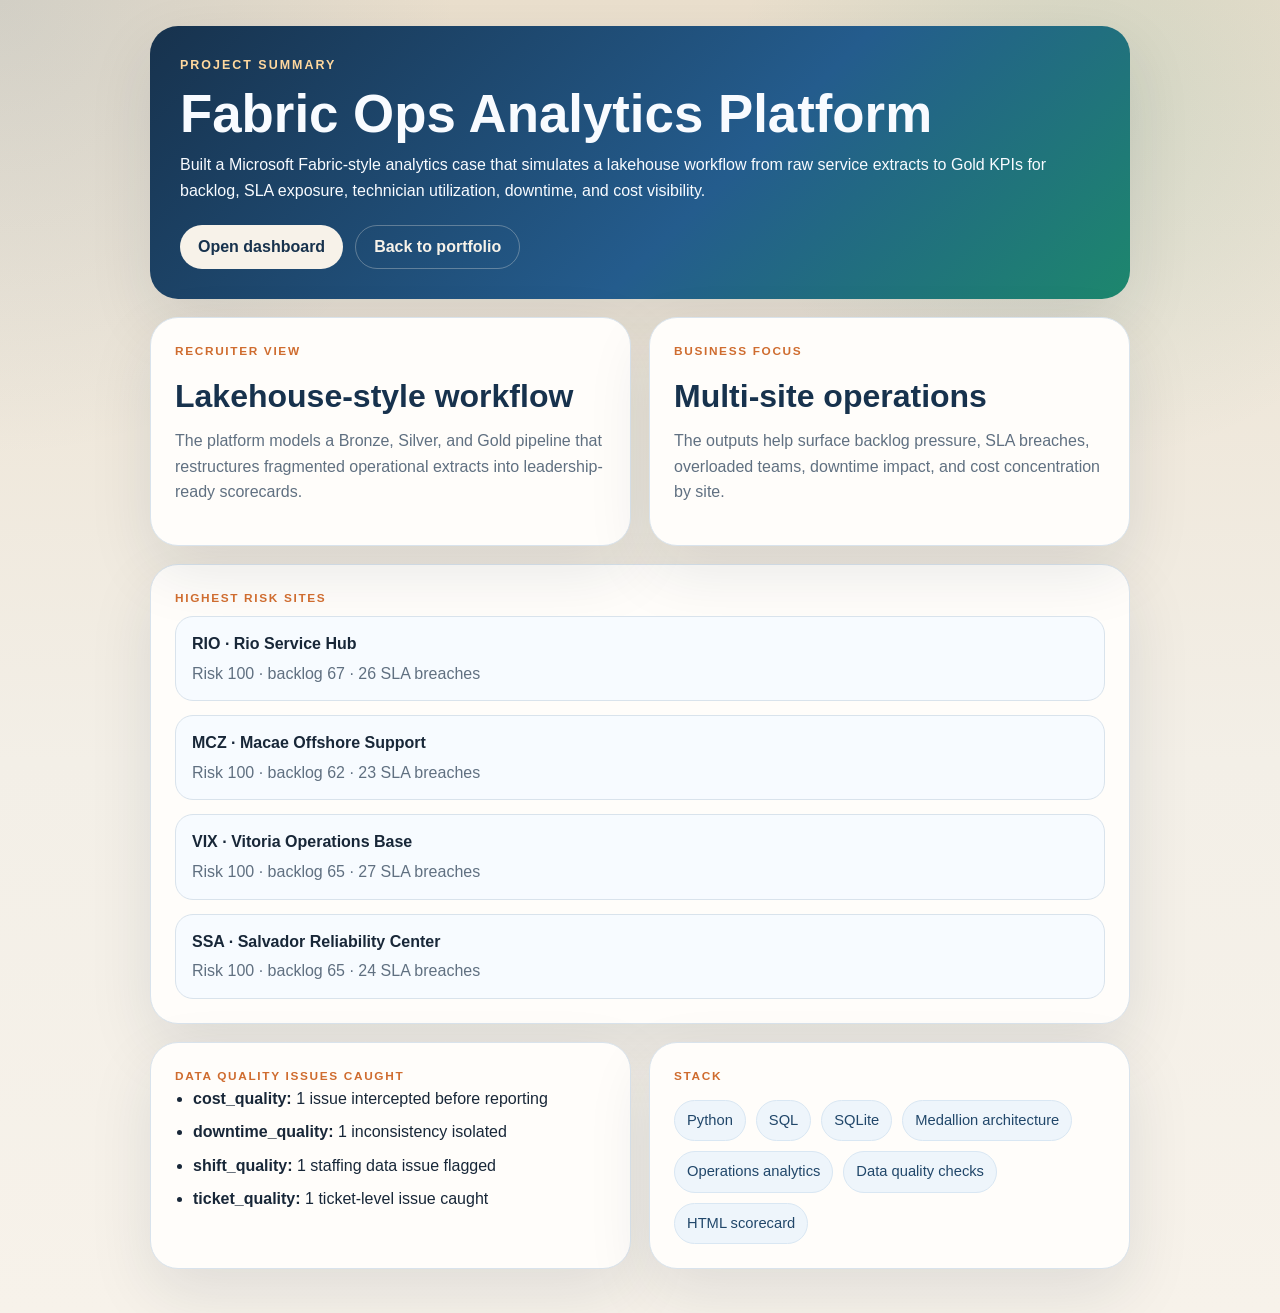
<file: fabric-ops-analytics-platform/outputs/case_summary.html>
<!doctype html>
<html lang="en">
<head>
  <meta charset="utf-8">
  <meta name="viewport" content="width=device-width, initial-scale=1">
  <title>Fabric Ops Analytics Platform | Project Summary</title>
  <style>
    :root {
      --bg: #f3efe7;
      --surface: #fffdfa;
      --ink: #182738;
      --muted: #607081;
      --line: #d9e3ec;
      --blue: #245c8d;
      --teal: #1d876d;
      --sand: #cf6c2f;
      --shadow: 0 24px 64px rgba(18, 36, 55, 0.1);
    }
    * { box-sizing: border-box; }
    body {
      margin: 0;
      font-family: "Segoe UI", Arial, sans-serif;
      color: var(--ink);
      background:
        radial-gradient(circle at top left, rgba(36, 92, 141, 0.12), transparent 25%),
        radial-gradient(circle at 85% 8%, rgba(29, 135, 109, 0.12), transparent 22%),
        linear-gradient(180deg, #eadfcd 0%, var(--bg) 58%, #f7f2ea 100%);
      line-height: 1.6;
    }
    main { width: min(980px, calc(100% - 32px)); margin: 26px auto 44px; }
    .hero, .card {
      border-radius: 28px;
      box-shadow: var(--shadow);
    }
    .hero {
      padding: 30px;
      background: linear-gradient(135deg, #17324d, #245c8d 58%, #1d876d);
      color: #f8fbff;
    }
    .eyebrow {
      margin: 0 0 10px;
      font-size: 0.78rem;
      letter-spacing: 0.16em;
      text-transform: uppercase;
      color: #ffd89e;
      font-weight: 700;
    }
    h1, h2, p { margin-top: 0; }
    h1 {
      margin-bottom: 10px;
      font-size: clamp(2.2rem, 5vw, 3.3rem);
      line-height: 1.06;
    }
    .actions {
      display: flex;
      flex-wrap: wrap;
      gap: 12px;
      margin-top: 22px;
    }
    .button {
      display: inline-flex;
      align-items: center;
      justify-content: center;
      min-height: 44px;
      padding: 0 18px;
      border-radius: 999px;
      text-decoration: none;
      font-weight: 700;
    }
    .button-primary {
      background: #f7f2e9;
      color: #17324d;
    }
    .button-secondary {
      border: 1px solid rgba(247, 242, 233, 0.3);
      color: #f7f2e9;
    }
    .grid {
      display: grid;
      grid-template-columns: repeat(2, minmax(0, 1fr));
      gap: 18px;
      margin-top: 18px;
    }
    .card {
      padding: 24px;
      background: var(--surface);
      border: 1px solid var(--line);
    }
    .label {
      font-size: 0.74rem;
      letter-spacing: 0.14em;
      text-transform: uppercase;
      color: var(--sand);
      font-weight: 700;
    }
    .metric {
      margin: 10px 0 6px;
      font-size: 2rem;
      font-weight: 800;
      color: #17324d;
    }
    .site-list {
      display: grid;
      gap: 14px;
      margin-top: 8px;
    }
    .site-item {
      padding: 14px 16px;
      border-radius: 18px;
      background: #f7fbff;
      border: 1px solid var(--line);
    }
    .site-item strong { display: block; margin-bottom: 4px; }
    .muted { color: var(--muted); }
    .stack {
      display: flex;
      flex-wrap: wrap;
      gap: 10px;
      margin-top: 14px;
    }
    .stack span {
      padding: 8px 12px;
      border-radius: 999px;
      background: #eef5fb;
      border: 1px solid #d9e7f3;
      color: #21476a;
      font-size: 0.92rem;
    }
    ul { margin: 0; padding-left: 18px; }
    li + li { margin-top: 8px; }
    @media (max-width: 760px) {
      .grid { grid-template-columns: 1fr; }
    }
  </style>
</head>
<body>
  <main>
    <section class="hero">
      <p class="eyebrow">Project Summary</p>
      <h1>Fabric Ops Analytics Platform</h1>
      <p>
        Built a Microsoft Fabric-style analytics case that simulates a lakehouse workflow from raw service extracts
        to Gold KPIs for backlog, SLA exposure, technician utilization, downtime, and cost visibility.
      </p>
      <div class="actions">
        <a class="button button-primary" href="dashboard.html">Open dashboard</a>
        <a class="button button-secondary" href="../../index.html#projects">Back to portfolio</a>
      </div>
    </section>

    <section class="grid">
      <article class="card">
        <div class="label">Recruiter View</div>
        <p class="metric">Lakehouse-style workflow</p>
        <p class="muted">
          The platform models a Bronze, Silver, and Gold pipeline that restructures fragmented operational extracts
          into leadership-ready scorecards.
        </p>
      </article>
      <article class="card">
        <div class="label">Business Focus</div>
        <p class="metric">Multi-site operations</p>
        <p class="muted">
          The outputs help surface backlog pressure, SLA breaches, overloaded teams, downtime impact, and cost concentration by site.
        </p>
      </article>
    </section>

    <section class="card" style="margin-top: 18px;">
      <div class="label">Highest Risk Sites</div>
      <div class="site-list">
        <div class="site-item">
          <strong>RIO · Rio Service Hub</strong>
          <span class="muted">Risk 100 · backlog 67 · 26 SLA breaches</span>
        </div>
        <div class="site-item">
          <strong>MCZ · Macae Offshore Support</strong>
          <span class="muted">Risk 100 · backlog 62 · 23 SLA breaches</span>
        </div>
        <div class="site-item">
          <strong>VIX · Vitoria Operations Base</strong>
          <span class="muted">Risk 100 · backlog 65 · 27 SLA breaches</span>
        </div>
        <div class="site-item">
          <strong>SSA · Salvador Reliability Center</strong>
          <span class="muted">Risk 100 · backlog 65 · 24 SLA breaches</span>
        </div>
      </div>
    </section>

    <section class="grid">
      <article class="card">
        <div class="label">Data Quality Issues Caught</div>
        <ul>
          <li><strong>cost_quality:</strong> 1 issue intercepted before reporting</li>
          <li><strong>downtime_quality:</strong> 1 inconsistency isolated</li>
          <li><strong>shift_quality:</strong> 1 staffing data issue flagged</li>
          <li><strong>ticket_quality:</strong> 1 ticket-level issue caught</li>
        </ul>
      </article>
      <article class="card">
        <div class="label">Stack</div>
        <div class="stack">
          <span>Python</span>
          <span>SQL</span>
          <span>SQLite</span>
          <span>Medallion architecture</span>
          <span>Operations analytics</span>
          <span>Data quality checks</span>
          <span>HTML scorecard</span>
        </div>
      </article>
    </section>
  </main>
</body>
</html>
</file>
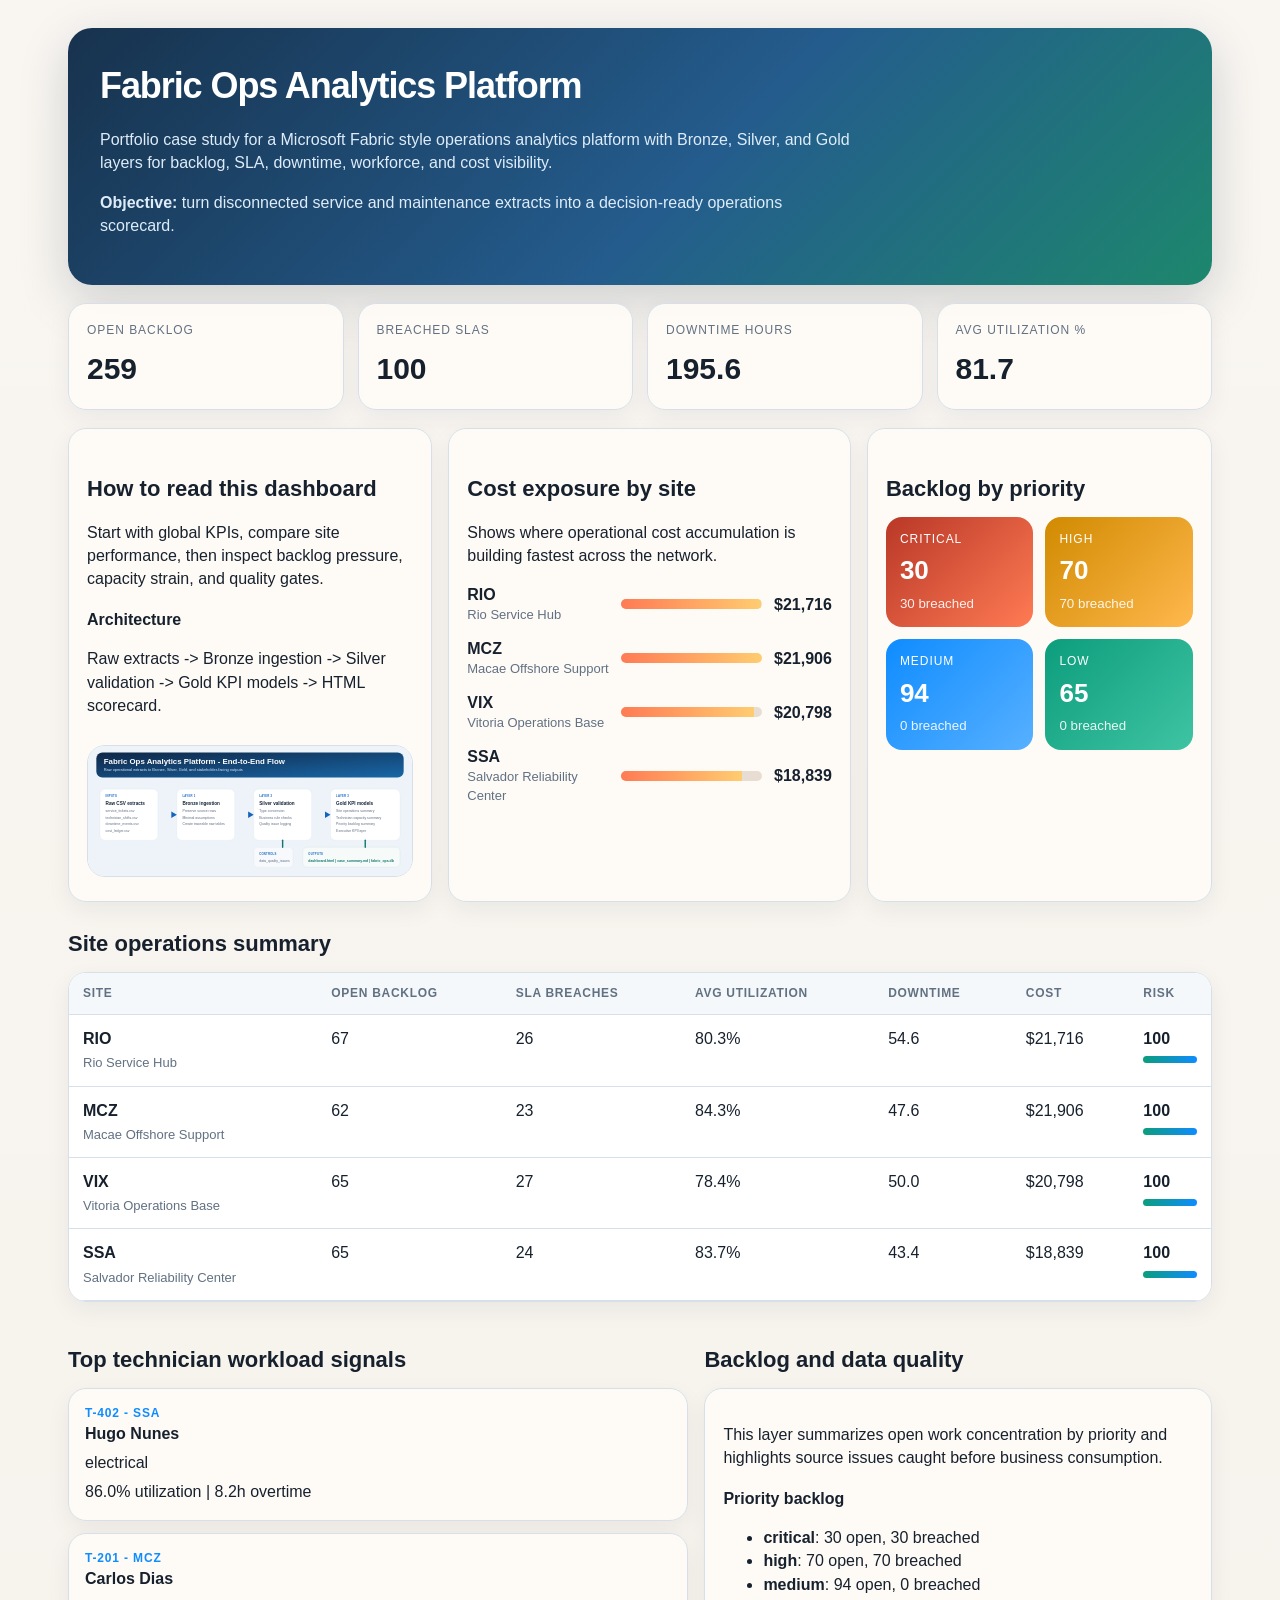
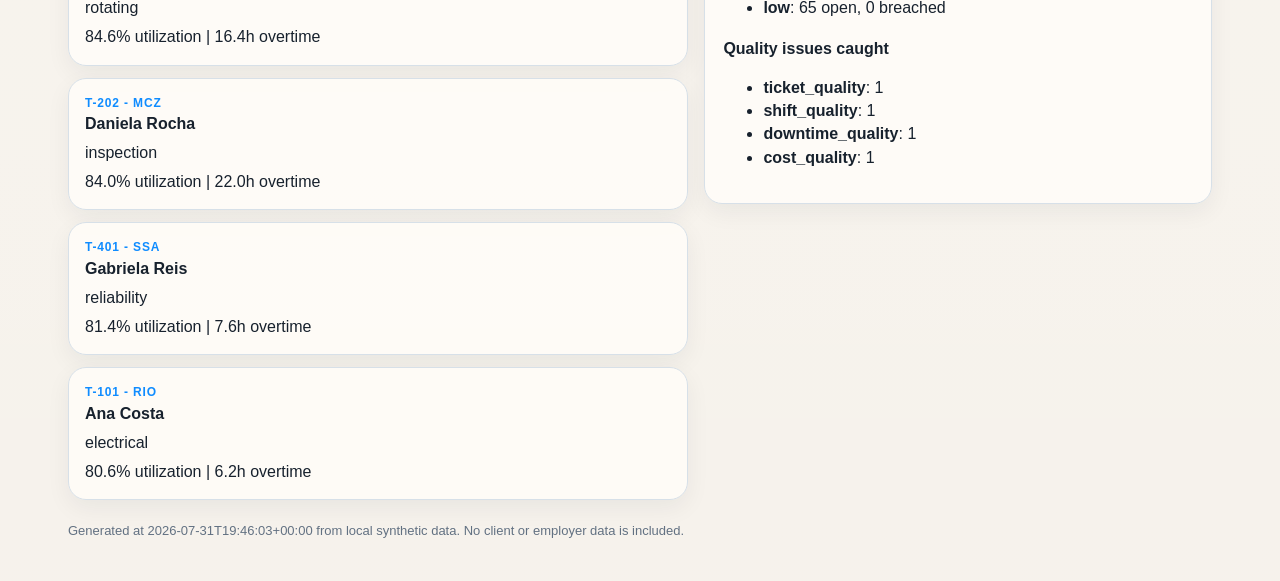
<file: fabric-ops-analytics-platform/outputs/dashboard.html>
<!doctype html>
<html lang="en">
<head>
  <meta charset="utf-8">
  <meta name="viewport" content="width=device-width, initial-scale=1">
  <title>Fabric Ops Analytics Platform</title>
  <style>
    :root {
      --ink: #17212d;
      --muted: #627182;
      --line: #d7e0e8;
      --blue: #0f8cff;
      --teal: #0c9d7d;
      --coral: #ff7b54;
      --sand: #ffcc70;
      --bg: #f4efe7;
    }
    * { box-sizing: border-box; }
    body {
      margin: 0;
      font-family: Georgia, "Segoe UI", Arial, sans-serif;
      background:
        linear-gradient(180deg, rgba(255,255,255,0.45), rgba(255,255,255,0.2)),
        var(--bg);
      color: var(--ink);
      line-height: 1.45;
    }
    main {
      max-width: 1180px;
      margin: 0 auto;
      padding: 28px 18px 40px;
    }
    .hero {
      background: linear-gradient(135deg, #17324d, #245c8d 55%, #1d876d);
      color: white;
      border-radius: 24px;
      padding: 32px;
      box-shadow: 0 16px 50px rgba(19, 34, 56, 0.18);
    }
    .hero p { color: #deecfa; max-width: 760px; }
    h1 { margin: 0 0 8px; font-size: 36px; letter-spacing: -0.03em; }
    h2 { margin: 26px 0 12px; font-size: 22px; }
    .cards {
      display: grid;
      grid-template-columns: repeat(4, minmax(0, 1fr));
      gap: 14px;
      margin: 18px 0;
    }
    .card, .panel, .mini-card {
      background: rgba(255, 252, 248, 0.92);
      border: 1px solid var(--line);
      border-radius: 18px;
      box-shadow: 0 8px 24px rgba(19, 34, 56, 0.06);
    }
    .card { padding: 18px; }
    .label {
      color: var(--muted);
      font-size: 12px;
      text-transform: uppercase;
      letter-spacing: 0.08em;
    }
    .metric {
      margin-top: 8px;
      font-size: 30px;
      font-weight: 800;
    }
    table {
      width: 100%;
      border-collapse: collapse;
      background: white;
    }
    th, td {
      text-align: left;
      padding: 12px 14px;
      border-bottom: 1px solid var(--line);
      vertical-align: top;
    }
    th {
      background: #f5f8fb;
      color: var(--muted);
      font-size: 12px;
      text-transform: uppercase;
      letter-spacing: 0.06em;
    }
    td span {
      color: var(--muted);
      font-size: 13px;
    }
    .bar {
      height: 7px;
      background: #e8eef5;
      border-radius: 999px;
      overflow: hidden;
      margin-top: 6px;
    }
    .bar span {
      display: block;
      height: 100%;
      background: linear-gradient(90deg, var(--teal), var(--blue));
    }
    .grid {
      display: grid;
      grid-template-columns: 1.1fr 0.9fr;
      gap: 16px;
      margin-top: 16px;
    }
    .triple {
      display: grid;
      grid-template-columns: 0.95fr 1.05fr 0.9fr;
      gap: 16px;
      margin-top: 16px;
    }
    .panel {
      overflow: hidden;
    }
    .panel-content {
      padding: 18px;
    }
    .panel-content h3 {
      margin: 18px 0 8px;
      font-size: 16px;
    }
    .flow-image {
      width: 100%;
      margin-top: 12px;
      border: 1px solid var(--line);
      border-radius: 18px;
      background: white;
    }
    .mini-grid {
      display: grid;
      gap: 12px;
    }
    .site-line {
      display: grid;
      grid-template-columns: 1fr 1fr auto;
      gap: 12px;
      align-items: center;
      margin-bottom: 12px;
    }
    .site-line span {
      display: block;
      color: var(--muted);
      font-size: 13px;
    }
    .hbar {
      height: 10px;
      background: #e8ddd2;
      border-radius: 999px;
      overflow: hidden;
    }
    .hbar span {
      display: block;
      height: 100%;
      background: linear-gradient(90deg, var(--coral), var(--sand));
    }
    .priority-grid {
      display: grid;
      grid-template-columns: repeat(2, minmax(0, 1fr));
      gap: 12px;
    }
    .priority-card {
      padding: 14px;
      border-radius: 16px;
      color: white;
      display: flex;
      flex-direction: column;
      gap: 4px;
    }
    .priority-card span {
      font-size: 12px;
      text-transform: uppercase;
      letter-spacing: 0.08em;
    }
    .priority-card strong { font-size: 26px; }
    .priority-card small { opacity: 0.9; }
    .priority-card.critical { background: linear-gradient(135deg, #b93827, #ff7b54); }
    .priority-card.high { background: linear-gradient(135deg, #d18a00, #ffb84d); }
    .priority-card.medium { background: linear-gradient(135deg, #0f8cff, #57b0ff); }
    .priority-card.low { background: linear-gradient(135deg, #0c9d7d, #3fc4a2); }
    .mini-card {
      padding: 16px;
    }
    .mini-card p {
      margin: 6px 0 0;
    }
    .mini-label {
      color: var(--blue);
      font-size: 12px;
      font-weight: 700;
      text-transform: uppercase;
      letter-spacing: 0.07em;
    }
    footer {
      margin-top: 22px;
      color: var(--muted);
      font-size: 13px;
    }
    @media (max-width: 920px) {
      .cards, .grid, .triple, .priority-grid {
        grid-template-columns: 1fr;
      }
    }
  </style>
</head>
<body>
<main>
  <section class="hero">
    <h1>Fabric Ops Analytics Platform</h1>
    <p>
      Portfolio case study for a Microsoft Fabric style operations analytics platform with Bronze,
      Silver, and Gold layers for backlog, SLA, downtime, workforce, and cost visibility.
    </p>
    <p><strong>Objective:</strong> turn disconnected service and maintenance extracts into a decision-ready operations scorecard.</p>
  </section>

  <section class="cards">
    
        <article class="card">
          <div class="label">Open backlog</div>
          <div class="metric">259</div>
        </article>
        

        <article class="card">
          <div class="label">Breached SLAs</div>
          <div class="metric">100</div>
        </article>
        

        <article class="card">
          <div class="label">Downtime hours</div>
          <div class="metric">195.6</div>
        </article>
        

        <article class="card">
          <div class="label">Avg utilization %</div>
          <div class="metric">81.7</div>
        </article>
        
  </section>

  <section class="triple">
    <section class="panel">
      <div class="panel-content">
        <h2>How to read this dashboard</h2>
        <p>Start with global KPIs, compare site performance, then inspect backlog pressure, capacity strain, and quality gates.</p>
        <h3>Architecture</h3>
        <p>Raw extracts -> Bronze ingestion -> Silver validation -> Gold KPI models -> HTML scorecard.</p>
        <img class="flow-image" src="architecture_flow.svg" alt="Architecture flowchart from raw CSV extracts to Bronze, Silver, Gold, and final outputs.">
      </div>
    </section>
    <section class="panel">
      <div class="panel-content">
        <h2>Cost exposure by site</h2>
        <p>Shows where operational cost accumulation is building fastest across the network.</p>
        
        <div class="site-line">
          <div>
            <strong>RIO</strong>
            <span>Rio Service Hub</span>
          </div>
          <div class="hbar"><span style="width:99%"></span></div>
          <strong>$21,716</strong>
        </div>
        

        <div class="site-line">
          <div>
            <strong>MCZ</strong>
            <span>Macae Offshore Support</span>
          </div>
          <div class="hbar"><span style="width:100%"></span></div>
          <strong>$21,906</strong>
        </div>
        

        <div class="site-line">
          <div>
            <strong>VIX</strong>
            <span>Vitoria Operations Base</span>
          </div>
          <div class="hbar"><span style="width:94%"></span></div>
          <strong>$20,798</strong>
        </div>
        

        <div class="site-line">
          <div>
            <strong>SSA</strong>
            <span>Salvador Reliability Center</span>
          </div>
          <div class="hbar"><span style="width:86%"></span></div>
          <strong>$18,839</strong>
        </div>
        
      </div>
    </section>
    <section class="panel">
      <div class="panel-content">
        <h2>Backlog by priority</h2>
        <div class="priority-grid">
        <div class="priority-card critical">
          <span>Critical</span>
          <strong>30</strong>
          <small>30 breached</small>
        </div>
        

        <div class="priority-card high">
          <span>High</span>
          <strong>70</strong>
          <small>70 breached</small>
        </div>
        

        <div class="priority-card medium">
          <span>Medium</span>
          <strong>94</strong>
          <small>0 breached</small>
        </div>
        

        <div class="priority-card low">
          <span>Low</span>
          <strong>65</strong>
          <small>0 breached</small>
        </div>
        </div>
      </div>
    </section>
  </section>

  <h2>Site operations summary</h2>
  <section class="panel">
    <table>
      <thead>
        <tr>
          <th>Site</th><th>Open backlog</th><th>SLA breaches</th><th>Avg utilization</th><th>Downtime</th><th>Cost</th><th>Risk</th>
        </tr>
      </thead>
      <tbody>
        <tr>
          <td><strong>RIO</strong><br><span>Rio Service Hub</span></td>
          <td>67</td>
          <td>26</td>
          <td>80.3%</td>
          <td>54.6</td>
          <td>$21,716</td>
          <td><strong>100</strong><div class='bar'><span style='width:100%'></span></div></td>
        </tr>
        

        <tr>
          <td><strong>MCZ</strong><br><span>Macae Offshore Support</span></td>
          <td>62</td>
          <td>23</td>
          <td>84.3%</td>
          <td>47.6</td>
          <td>$21,906</td>
          <td><strong>100</strong><div class='bar'><span style='width:100%'></span></div></td>
        </tr>
        

        <tr>
          <td><strong>VIX</strong><br><span>Vitoria Operations Base</span></td>
          <td>65</td>
          <td>27</td>
          <td>78.4%</td>
          <td>50.0</td>
          <td>$20,798</td>
          <td><strong>100</strong><div class='bar'><span style='width:100%'></span></div></td>
        </tr>
        

        <tr>
          <td><strong>SSA</strong><br><span>Salvador Reliability Center</span></td>
          <td>65</td>
          <td>24</td>
          <td>83.7%</td>
          <td>43.4</td>
          <td>$18,839</td>
          <td><strong>100</strong><div class='bar'><span style='width:100%'></span></div></td>
        </tr>
        </tbody>
    </table>
  </section>

  <section class="grid">
    <div>
      <h2>Top technician workload signals</h2>
      <div class="mini-grid">
        <article class="mini-card">
          <div class="mini-label">T-402 - SSA</div>
          <strong>Hugo Nunes</strong>
          <p>electrical</p>
          <p>86.0% utilization | 8.2h overtime</p>
        </article>
        

        <article class="mini-card">
          <div class="mini-label">T-201 - MCZ</div>
          <strong>Carlos Dias</strong>
          <p>rotating</p>
          <p>84.6% utilization | 16.4h overtime</p>
        </article>
        

        <article class="mini-card">
          <div class="mini-label">T-202 - MCZ</div>
          <strong>Daniela Rocha</strong>
          <p>inspection</p>
          <p>84.0% utilization | 22.0h overtime</p>
        </article>
        

        <article class="mini-card">
          <div class="mini-label">T-401 - SSA</div>
          <strong>Gabriela Reis</strong>
          <p>reliability</p>
          <p>81.4% utilization | 7.6h overtime</p>
        </article>
        

        <article class="mini-card">
          <div class="mini-label">T-101 - RIO</div>
          <strong>Ana Costa</strong>
          <p>electrical</p>
          <p>80.6% utilization | 6.2h overtime</p>
        </article>
        </div>
    </div>
    <div>
      <h2>Backlog and data quality</h2>
      <section class="panel">
        <div class="panel-content">
          <p>This layer summarizes open work concentration by priority and highlights source issues caught before business consumption.</p>
          <h3>Priority backlog</h3>
          <ul><li><strong>critical</strong>: 30 open, 30 breached</li>
<li><strong>high</strong>: 70 open, 70 breached</li>
<li><strong>medium</strong>: 94 open, 0 breached</li>
<li><strong>low</strong>: 65 open, 0 breached</li></ul>
          <h3>Quality issues caught</h3>
          <ul><li><strong>ticket_quality</strong>: 1</li>
<li><strong>shift_quality</strong>: 1</li>
<li><strong>downtime_quality</strong>: 1</li>
<li><strong>cost_quality</strong>: 1</li></ul>
        </div>
      </section>
    </div>
  </section>

  <footer>Generated at 2026-07-31T19:46:03+00:00 from local synthetic data. No client or employer data is included.</footer>
</main>
</body>
</html>
</file>
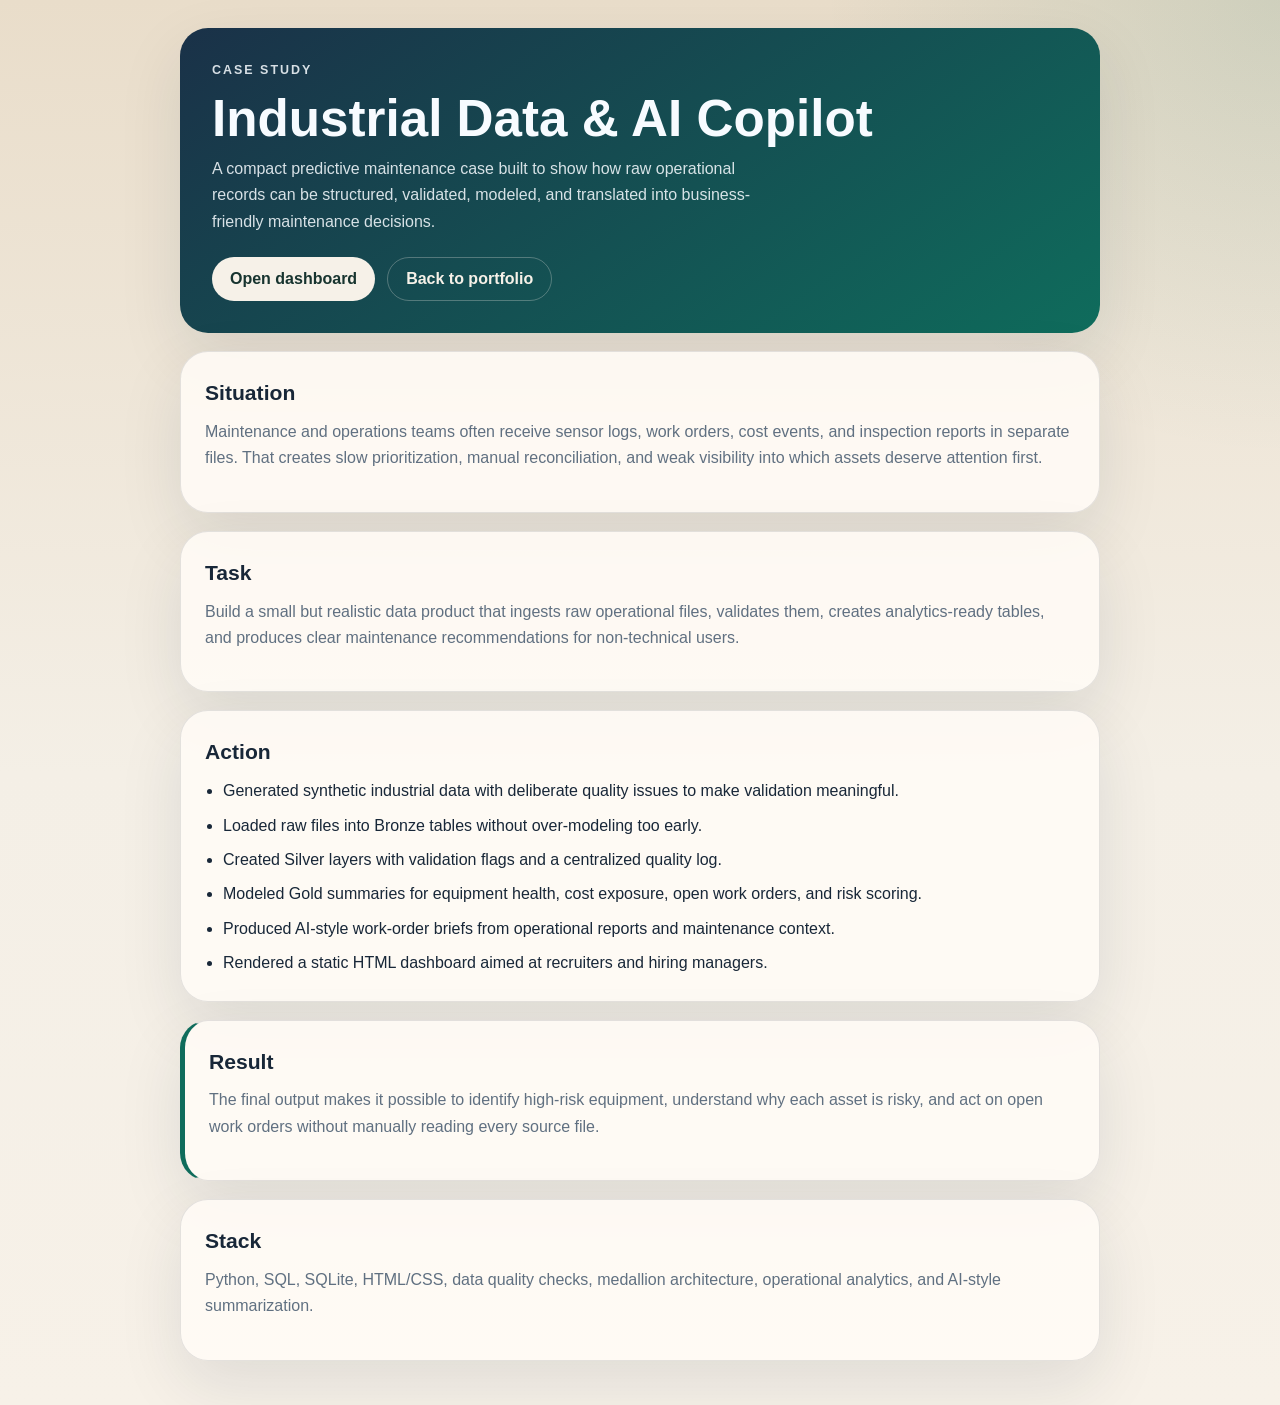
<file: industrial-data-ai-copilot/docs/case_study.html>
<!doctype html>
<html lang="en">
<head>
  <meta charset="utf-8">
  <meta name="viewport" content="width=device-width, initial-scale=1">
  <title>Industrial Data & AI Copilot | Case Study</title>
  <style>
    :root {
      --bg: #f4efe6;
      --surface: rgba(255, 251, 245, 0.9);
      --ink: #182738;
      --muted: #607081;
      --line: rgba(32, 44, 58, 0.12);
      --accent: #0f6c5c;
      --warm: #cf6c2f;
      --shadow: 0 24px 64px rgba(18, 36, 55, 0.1);
    }
    * { box-sizing: border-box; }
    body {
      margin: 0;
      font-family: "Segoe UI", Arial, sans-serif;
      color: var(--ink);
      background:
        radial-gradient(circle at top right, rgba(15, 108, 92, 0.12), transparent 24%),
        linear-gradient(180deg, #e9ddca 0%, var(--bg) 55%, #f7f1e8 100%);
      line-height: 1.65;
    }
    main {
      width: min(920px, calc(100% - 32px));
      margin: 28px auto 44px;
    }
    .hero, .block {
      border-radius: 28px;
      box-shadow: var(--shadow);
    }
    .hero {
      padding: 32px;
      background: linear-gradient(145deg, #1a3148, #0f6c5c);
      color: #f7fbff;
    }
    .eyebrow {
      margin: 0 0 10px;
      color: #f3b57a;
      text-transform: uppercase;
      letter-spacing: 0.16em;
      font-size: 0.78rem;
      font-weight: 700;
    }
    h1, h2, p { margin-top: 0; }
    h1 {
      margin-bottom: 10px;
      font-size: clamp(2.1rem, 4.8vw, 3.2rem);
      line-height: 1.08;
    }
    .hero p {
      max-width: 64ch;
      color: rgba(247, 251, 255, 0.86);
    }
    .actions {
      display: flex;
      flex-wrap: wrap;
      gap: 12px;
      margin-top: 22px;
    }
    .button {
      display: inline-flex;
      min-height: 44px;
      align-items: center;
      justify-content: center;
      padding: 0 18px;
      border-radius: 999px;
      text-decoration: none;
      font-weight: 700;
    }
    .button-primary {
      background: #f6f1e8;
      color: #17342f;
    }
    .button-secondary {
      color: #f6f1e8;
      border: 1px solid rgba(246, 241, 232, 0.28);
    }
    .flow {
      display: grid;
      gap: 18px;
      margin-top: 18px;
    }
    .block {
      padding: 24px;
      background: var(--surface);
      border: 1px solid var(--line);
    }
    h2 {
      margin-bottom: 8px;
      font-size: 1.32rem;
    }
    ul {
      margin: 0;
      padding-left: 18px;
    }
    li + li {
      margin-top: 8px;
    }
    .result {
      border-left: 5px solid var(--accent);
    }
    .muted {
      color: var(--muted);
    }
  </style>
</head>
<body>
  <main>
    <section class="hero">
      <p class="eyebrow">Case Study</p>
      <h1>Industrial Data &amp; AI Copilot</h1>
      <p>
        A compact predictive maintenance case built to show how raw operational records can be structured,
        validated, modeled, and translated into business-friendly maintenance decisions.
      </p>
      <div class="actions">
        <a class="button button-primary" href="../outputs/dashboard.html">Open dashboard</a>
        <a class="button button-secondary" href="../../index.html#projects">Back to portfolio</a>
      </div>
    </section>

    <section class="flow">
      <article class="block">
        <h2>Situation</h2>
        <p class="muted">
          Maintenance and operations teams often receive sensor logs, work orders, cost events, and inspection reports in separate files.
          That creates slow prioritization, manual reconciliation, and weak visibility into which assets deserve attention first.
        </p>
      </article>

      <article class="block">
        <h2>Task</h2>
        <p class="muted">
          Build a small but realistic data product that ingests raw operational files, validates them,
          creates analytics-ready tables, and produces clear maintenance recommendations for non-technical users.
        </p>
      </article>

      <article class="block">
        <h2>Action</h2>
        <ul>
          <li>Generated synthetic industrial data with deliberate quality issues to make validation meaningful.</li>
          <li>Loaded raw files into Bronze tables without over-modeling too early.</li>
          <li>Created Silver layers with validation flags and a centralized quality log.</li>
          <li>Modeled Gold summaries for equipment health, cost exposure, open work orders, and risk scoring.</li>
          <li>Produced AI-style work-order briefs from operational reports and maintenance context.</li>
          <li>Rendered a static HTML dashboard aimed at recruiters and hiring managers.</li>
        </ul>
      </article>

      <article class="block result">
        <h2>Result</h2>
        <p class="muted">
          The final output makes it possible to identify high-risk equipment, understand why each asset is risky,
          and act on open work orders without manually reading every source file.
        </p>
      </article>

      <article class="block">
        <h2>Stack</h2>
        <p class="muted">
          Python, SQL, SQLite, HTML/CSS, data quality checks, medallion architecture, operational analytics, and AI-style summarization.
        </p>
      </article>
    </section>
  </main>
</body>
</html>
</file>
<file: styles.css>
:root {
  --bg: #efe5d1;
  --bg-soft: #f8f2e8;
  --surface: rgba(255, 250, 242, 0.82);
  --surface-strong: #fffaf2;
  --ink: #1d2433;
  --muted: #5e635d;
  --line: rgba(45, 53, 67, 0.12);
  --accent: #0f6c5c;
  --accent-strong: #0a4d43;
  --accent-warm: #cf6c2f;
  --shadow: 0 20px 60px rgba(33, 34, 28, 0.12);
  --radius-lg: 28px;
  --radius-md: 20px;
  --radius-sm: 14px;
}

* {
  box-sizing: border-box;
}

html {
  scroll-behavior: smooth;
}

body {
  margin: 0;
  color: var(--ink);
  font-family: Aptos, "Segoe UI Variable", "Trebuchet MS", sans-serif;
  line-height: 1.55;
  background:
    radial-gradient(circle at top left, rgba(15, 108, 92, 0.18), transparent 28%),
    radial-gradient(circle at 80% 18%, rgba(207, 108, 47, 0.18), transparent 24%),
    linear-gradient(180deg, #eadcc5 0%, #f4efe7 55%, #efe7da 100%);
}

img {
  display: block;
  max-width: 100%;
}

a {
  color: var(--accent-strong);
}

.page-shell {
  width: min(1180px, calc(100% - 32px));
  margin: 18px auto 42px;
}

.hero,
.section,
.contact-card,
.project,
.project-card,
.info-card,
.timeline-item,
.hero-panel {
  backdrop-filter: blur(10px);
}

.hero {
  padding: 28px;
  border: 1px solid rgba(255, 255, 255, 0.45);
  border-radius: 36px;
  background:
    linear-gradient(145deg, rgba(30, 40, 51, 0.96), rgba(19, 74, 65, 0.94)),
    linear-gradient(180deg, rgba(255, 255, 255, 0.06), rgba(255, 255, 255, 0));
  color: #f7f5ef;
  box-shadow: var(--shadow);
  position: relative;
  overflow: hidden;
}

.hero::after {
  content: "";
  position: absolute;
  inset: auto -80px -80px auto;
  width: 240px;
  height: 240px;
  border-radius: 50%;
  background: radial-gradient(circle, rgba(207, 108, 47, 0.32), transparent 65%);
}

.topbar {
  display: flex;
  justify-content: space-between;
  align-items: center;
  gap: 16px;
}

.brand {
  font-family: Georgia, "Times New Roman", serif;
  font-size: 1.1rem;
  letter-spacing: 0.04em;
}

.topbar-links {
  display: flex;
  flex-wrap: wrap;
  gap: 18px;
}

.topbar-links a {
  color: rgba(247, 245, 239, 0.88);
  text-decoration: none;
}

.hero-grid {
  display: grid;
  grid-template-columns: 1.35fr 0.9fr;
  gap: 28px;
  align-items: end;
  margin-top: 48px;
}

.eyebrow {
  margin: 0 0 10px;
  font-size: 0.8rem;
  letter-spacing: 0.18em;
  text-transform: uppercase;
  color: var(--accent-warm);
}

.hero h1,
.section h2,
.project h3,
.project-card h3,
.info-card h3,
.timeline-item h3 {
  margin: 0;
  line-height: 1.03;
}

.hero h1 {
  max-width: 11ch;
  font-family: Georgia, "Times New Roman", serif;
  font-size: clamp(2.9rem, 7vw, 5.4rem);
  letter-spacing: -0.05em;
}

.lede {
  max-width: 62ch;
  margin: 20px 0 0;
  color: rgba(247, 245, 239, 0.86);
  font-size: 1.05rem;
}

.hero-note {
  max-width: 64ch;
  margin: 14px 0 0;
  color: rgba(247, 245, 239, 0.68);
  font-size: 0.94rem;
}

.cta-row,
.project-links,
.contact-links {
  display: flex;
  flex-wrap: wrap;
  gap: 12px;
}

.cta-row {
  margin-top: 26px;
}

.button {
  display: inline-flex;
  align-items: center;
  justify-content: center;
  min-height: 46px;
  padding: 0 18px;
  border-radius: 999px;
  border: 1px solid transparent;
  font-weight: 700;
  text-decoration: none;
  transition: transform 180ms ease, background-color 180ms ease, border-color 180ms ease;
}

.button:hover {
  transform: translateY(-1px);
}

.button-primary {
  background: #f2efe9;
  color: #17342f;
}

.button-secondary {
  background: transparent;
  border-color: rgba(247, 245, 239, 0.28);
  color: #f7f5ef;
}

.signal-list {
  display: grid;
  gap: 10px;
  margin: 26px 0 0;
  padding: 0;
  list-style: none;
  color: rgba(247, 245, 239, 0.86);
}

.signal-list li {
  padding-left: 18px;
  position: relative;
}

.signal-list li::before {
  content: "";
  position: absolute;
  top: 0.72em;
  left: 0;
  width: 8px;
  height: 8px;
  border-radius: 50%;
  background: var(--accent-warm);
}

.hero-panel {
  padding: 22px;
  border: 1px solid rgba(247, 245, 239, 0.14);
  border-radius: var(--radius-lg);
  background: rgba(255, 249, 240, 0.09);
}

.panel-header {
  display: grid;
  gap: 4px;
}

.panel-kicker,
.project-tag,
.metric-label,
.timeline-date {
  font-size: 0.75rem;
  letter-spacing: 0.14em;
  text-transform: uppercase;
}

.panel-kicker {
  color: rgba(247, 245, 239, 0.64);
}

.metric-stack {
  display: grid;
  gap: 14px;
  margin-top: 18px;
}

.metric-card {
  padding: 16px;
  border-radius: var(--radius-sm);
  background: rgba(255, 249, 240, 0.1);
  border: 1px solid rgba(247, 245, 239, 0.08);
}

.metric-card strong {
  display: block;
  margin-top: 8px;
}

.section {
  margin-top: 22px;
  padding: 30px;
  border-radius: 30px;
  background: var(--surface);
  border: 1px solid rgba(255, 255, 255, 0.55);
  box-shadow: 0 10px 30px rgba(44, 38, 28, 0.06);
}

.proof-strip {
  display: grid;
  grid-template-columns: repeat(3, minmax(0, 1fr));
  gap: 18px;
  margin-top: 22px;
}

.proof-card {
  padding: 22px;
  border-radius: var(--radius-md);
  background:
    linear-gradient(180deg, rgba(255, 251, 245, 0.92), rgba(249, 244, 237, 0.96));
  border: 1px solid rgba(255, 255, 255, 0.55);
  box-shadow: 0 10px 30px rgba(44, 38, 28, 0.06);
}

.proof-label {
  display: inline-block;
  margin-bottom: 10px;
  font-size: 0.74rem;
  letter-spacing: 0.14em;
  text-transform: uppercase;
  color: var(--accent-warm);
  font-weight: 700;
}

.proof-card strong {
  display: block;
  font-size: 1.18rem;
  line-height: 1.28;
}

.proof-card p {
  margin: 12px 0 0;
  color: var(--muted);
}

.section-heading {
  display: grid;
  gap: 10px;
  margin-bottom: 26px;
}

.section h2 {
  max-width: 16ch;
  font-family: Georgia, "Times New Roman", serif;
  font-size: clamp(2rem, 4vw, 3.2rem);
  letter-spacing: -0.04em;
}

.intro-grid,
.project-grid,
.pill-grid,
.timeline {
  display: grid;
  gap: 18px;
}

.intro-grid {
  grid-template-columns: repeat(3, minmax(0, 1fr));
}

.info-card,
.project-card,
.timeline-item,
.contact-card {
  padding: 22px;
  border-radius: var(--radius-md);
  background: var(--surface-strong);
  border: 1px solid var(--line);
}

.info-card h3,
.project-card h3,
.timeline-item h3 {
  margin-bottom: 12px;
  font-size: 1.35rem;
}

.project {
  display: grid;
  grid-template-columns: 1.08fr 0.92fr;
  gap: 24px;
  padding: 24px;
  border-radius: 26px;
  background: linear-gradient(180deg, rgba(255, 250, 242, 0.94), rgba(250, 243, 233, 0.96));
  border: 1px solid var(--line);
}

.project-tag {
  color: var(--accent);
  font-weight: 700;
}

.project h3 {
  margin-top: 8px;
  font-family: Georgia, "Times New Roman", serif;
  font-size: clamp(2rem, 4vw, 3.3rem);
  letter-spacing: -0.04em;
}

.project-copy p {
  max-width: 58ch;
}

.project-points {
  display: grid;
  gap: 10px;
  margin: 18px 0 0;
  padding-left: 18px;
}

.project-links {
  margin-top: 20px;
}

.project-links a,
.card-links a {
  display: inline-flex;
  align-items: center;
  justify-content: center;
  min-height: 40px;
  padding: 0 14px;
  border-radius: 999px;
  border: 1px solid var(--line);
  background: rgba(255, 255, 255, 0.7);
  text-decoration: none;
  font-weight: 700;
}

.project-link-primary {
  background: var(--accent-strong) !important;
  border-color: var(--accent-strong) !important;
  color: #f8f6ef !important;
}

.project-metrics,
.card-chip-row {
  display: flex;
  flex-wrap: wrap;
  gap: 10px;
  margin-top: 18px;
}

.project-metrics span,
.card-chip-row span {
  display: inline-flex;
  align-items: center;
  min-height: 34px;
  padding: 0 12px;
  border-radius: 999px;
  border: 1px solid rgba(45, 53, 67, 0.1);
  font-size: 0.88rem;
  font-weight: 700;
}

.project-visual {
  display: flex;
  align-items: center;
  justify-content: center;
  padding: 12px;
  border-radius: 18px;
  background:
    radial-gradient(circle at top left, rgba(15, 108, 92, 0.14), transparent 40%),
    #f7f2e9;
  border: 1px solid rgba(15, 108, 92, 0.12);
}

.project-visual img {
  border-radius: 12px;
  box-shadow: 0 18px 40px rgba(25, 28, 41, 0.12);
}

.project-grid {
  grid-template-columns: repeat(2, minmax(0, 1fr));
  margin-top: 18px;
}

.card-links {
  display: flex;
  flex-wrap: wrap;
  gap: 10px;
  margin-top: 18px;
}

.project-card {
  position: relative;
  overflow: hidden;
}

.project-card::before {
  content: "";
  position: absolute;
  inset: 0 0 auto 0;
  height: 5px;
  background: linear-gradient(90deg, var(--accent), var(--accent-warm));
}

.project-card-fabric {
  background:
    radial-gradient(circle at top right, rgba(15, 108, 92, 0.1), transparent 28%),
    linear-gradient(180deg, rgba(244, 249, 247, 0.98), rgba(249, 244, 237, 0.98));
}

.project-card-fabric::before {
  background: linear-gradient(90deg, #1f6fa8, #49b39b);
}

.project-card-docs {
  background:
    radial-gradient(circle at top left, rgba(207, 108, 47, 0.12), transparent 28%),
    linear-gradient(180deg, rgba(255, 248, 240, 0.98), rgba(255, 242, 235, 0.98));
}

.project-card-docs::before {
  background: linear-gradient(90deg, #cf6c2f, #d24c78);
}

.project-card-assets {
  background:
    radial-gradient(circle at top right, rgba(98, 99, 93, 0.12), transparent 26%),
    linear-gradient(180deg, rgba(252, 250, 246, 0.98), rgba(244, 240, 233, 0.98));
}

.project-card-assets::before {
  background: linear-gradient(90deg, #4d5a66, #88836f);
}

.stack-line {
  color: var(--muted);
  font-weight: 700;
}

.timeline {
  grid-template-columns: repeat(3, minmax(0, 1fr));
}

.timeline-date {
  color: var(--accent);
  font-weight: 700;
}

.pill-grid {
  grid-template-columns: repeat(5, minmax(0, 1fr));
}

.pill-grid span {
  display: inline-flex;
  justify-content: center;
  align-items: center;
  min-height: 54px;
  padding: 10px 14px;
  border-radius: 999px;
  background: var(--surface-strong);
  border: 1px solid var(--line);
  font-weight: 700;
  text-align: center;
}

.contact-card {
  display: grid;
  gap: 18px;
}

.contact-note {
  margin: -2px 0 0;
  color: var(--muted);
  font-size: 0.98rem;
  line-height: 1.7;
}

.contact-note a {
  color: var(--ink);
  text-decoration: underline;
  text-decoration-color: rgba(22, 34, 58, 0.26);
  text-underline-offset: 3px;
}

.contact-note span {
  margin: 0 10px;
  color: rgba(93, 105, 123, 0.55);
}

.contact .button-secondary {
  color: var(--ink);
  border-color: var(--line);
}

@media (max-width: 980px) {
  .hero-grid,
  .proof-strip,
  .project,
  .intro-grid,
  .project-grid,
  .timeline,
  .pill-grid {
    grid-template-columns: 1fr;
  }

  .project h3,
  .section h2 {
    max-width: none;
  }
}

@media (max-width: 720px) {
  .page-shell {
    width: min(100% - 18px, 1180px);
    margin: 9px auto 24px;
  }

  .hero,
  .section {
    padding: 20px;
    border-radius: 24px;
  }

  .topbar {
    align-items: flex-start;
    flex-direction: column;
  }

  .hero-grid {
    margin-top: 28px;
  }

  .hero h1 {
    font-size: clamp(2.5rem, 13vw, 4rem);
  }

  .contact-note span {
    display: none;
  }
}
</file>
<file: franchise-cost-prediction/styles.css>
:root {
  --bg: #f6f1e7;
  --bg-soft: rgba(255, 255, 255, 0.86);
  --ink: #13293d;
  --muted: #58667d;
  --line: rgba(19, 41, 61, 0.1);
  --accent: #ffb648;
  --accent-strong: #ff7b00;
  --teal: #2a9d8f;
  --blue: #1b4965;
  --hero-end: #2c7da0;
  --shadow: 0 24px 60px rgba(19, 41, 61, 0.12);
}

* {
  box-sizing: border-box;
}

body {
  margin: 0;
  font-family: "Segoe UI", "Aptos", sans-serif;
  color: var(--ink);
  background:
    radial-gradient(circle at top left, rgba(255, 182, 72, 0.2), transparent 28%),
    radial-gradient(circle at top right, rgba(27, 125, 160, 0.18), transparent 25%),
    linear-gradient(180deg, #fbf7f1 0%, var(--bg) 100%);
}

.page-shell {
  width: min(1180px, calc(100% - 32px));
  margin: 0 auto;
  padding: 32px 0 56px;
}

.hero,
.panel,
.metric-card,
.note-card,
.detail-card,
.chart-card {
  backdrop-filter: blur(8px);
}

.hero {
  display: grid;
  grid-template-columns: 1.8fr 0.9fr;
  gap: 24px;
  align-items: end;
  padding: 32px;
  border-radius: 28px;
  background: linear-gradient(135deg, var(--ink) 0%, var(--blue) 54%, var(--hero-end) 100%);
  color: #f8f5ef;
  box-shadow: var(--shadow);
}

.eyebrow,
.panel-kicker,
.metric-label,
.quick-label {
  text-transform: uppercase;
  letter-spacing: 0.12em;
  font-size: 0.76rem;
}

.eyebrow,
.panel-kicker {
  opacity: 0.74;
  margin: 0 0 10px;
}

.hero h1 {
  margin: 0;
  font-size: clamp(2.2rem, 4vw, 4rem);
  line-height: 0.98;
}

.hero-text {
  max-width: 720px;
  margin: 18px 0 0;
  color: rgba(248, 245, 239, 0.94);
  line-height: 1.65;
}

.hero-badge {
  justify-self: end;
  width: 100%;
  max-width: 280px;
  padding: 22px;
  border-radius: 22px;
  background: rgba(255, 255, 255, 0.12);
  border: 1px solid rgba(255, 255, 255, 0.18);
}

.hero-badge strong {
  display: block;
  margin-top: 8px;
  font-size: 1.3rem;
}

.badge-label,
.badge-note {
  display: block;
  font-size: 0.92rem;
}

.badge-note {
  margin-top: 8px;
  color: rgba(248, 245, 239, 0.76);
}

.content-grid {
  display: grid;
  grid-template-columns: 0.95fr 1.25fr;
  gap: 20px;
  margin-top: 22px;
}

.panel,
.metric-card,
.note-card,
.detail-card,
.chart-card {
  background: var(--bg-soft);
  border: 1px solid var(--line);
  border-radius: 24px;
  box-shadow: 0 16px 40px rgba(19, 41, 61, 0.08);
}

.panel {
  padding: 24px;
}

.panel-heading h2 {
  margin: 0;
  font-size: 1.45rem;
}

.field {
  display: block;
  margin-top: 18px;
}

.field span {
  display: block;
  margin-bottom: 10px;
  font-weight: 600;
}

input[type="range"] {
  width: 100%;
  accent-color: var(--accent-strong);
}

input[type="number"] {
  width: 100%;
  padding: 14px 16px;
  border-radius: 16px;
  border: 1px solid var(--line);
  background: #fffdf9;
  font-size: 1rem;
  color: var(--ink);
}

.quick-stats {
  display: grid;
  gap: 12px;
  margin-top: 20px;
}

.quick-stat {
  padding: 14px 16px;
  border-radius: 18px;
  background: rgba(255, 255, 255, 0.68);
  border: 1px solid rgba(19, 41, 61, 0.07);
}

.quick-stat strong {
  display: block;
  margin-top: 6px;
  font-size: 1rem;
}

.prediction-value {
  margin-top: 10px;
  font-size: clamp(2.4rem, 5vw, 4rem);
  line-height: 0.95;
  font-weight: 800;
}

.prediction-text {
  max-width: 56ch;
  color: var(--muted);
  line-height: 1.6;
}

.insight-card {
  margin-top: 18px;
  padding: 16px 18px;
  border-radius: 18px;
  border-left: 6px solid var(--accent);
  background: linear-gradient(135deg, rgba(255, 255, 255, 0.92), rgba(239, 247, 255, 0.94));
  line-height: 1.6;
}

.metric-grid {
  display: grid;
  grid-template-columns: repeat(4, 1fr);
  gap: 16px;
  margin-top: 20px;
}

.metric-card {
  padding: 20px;
}

.metric-value {
  display: block;
  margin-top: 8px;
  font-size: 1.8rem;
  font-weight: 800;
}

.metric-note {
  margin: 8px 0 0;
  color: var(--muted);
  line-height: 1.5;
}

.visual-panel {
  margin-top: 22px;
}

.tabs {
  display: flex;
  flex-wrap: wrap;
  gap: 10px;
}

.tab-button {
  border: 0;
  padding: 12px 18px;
  border-radius: 999px;
  background: rgba(19, 41, 61, 0.08);
  color: var(--ink);
  font-weight: 700;
  cursor: pointer;
}

.tab-button.is-active {
  background: var(--ink);
  color: #f8f5ef;
}

.tab-panel {
  margin-top: 20px;
}

.chart-layout {
  display: grid;
  grid-template-columns: 1.65fr 0.85fr;
  gap: 18px;
}

.chart-card,
.detail-card {
  padding: 22px;
}

#chart {
  display: block;
  width: 100%;
  height: auto;
  margin-top: 8px;
  border-radius: 18px;
  background: linear-gradient(180deg, #fffdfa 0%, #fff7ec 100%);
}

.details-list {
  display: grid;
  gap: 14px;
  margin: 0;
}

.details-list dt {
  color: var(--muted);
  font-size: 0.88rem;
}

.details-list dd {
  margin: 4px 0 0;
  font-size: 1.18rem;
  font-weight: 700;
}

.detail-text {
  margin-top: 16px;
  color: var(--muted);
  line-height: 1.65;
}

.table-shell {
  overflow: auto;
  border-radius: 18px;
  border: 1px solid var(--line);
}

table {
  width: 100%;
  border-collapse: collapse;
  background: rgba(255, 255, 255, 0.78);
}

th,
td {
  padding: 14px 16px;
  text-align: left;
}

thead {
  background: rgba(19, 41, 61, 0.08);
}

tbody tr:nth-child(even) {
  background: rgba(19, 41, 61, 0.03);
}

.notes-grid {
  display: grid;
  grid-template-columns: repeat(2, 1fr);
  gap: 18px;
}

.note-card {
  padding: 22px;
}

.note-card h3 {
  margin-top: 0;
}

.note-card p {
  margin-bottom: 0;
  line-height: 1.7;
  color: var(--muted);
}

@media (max-width: 980px) {
  .hero,
  .content-grid,
  .metric-grid,
  .chart-layout,
  .notes-grid {
    grid-template-columns: 1fr;
  }

  .hero-badge {
    justify-self: start;
    max-width: none;
  }
}

@media (max-width: 640px) {
  .page-shell {
    width: min(100% - 20px, 1180px);
    padding-top: 20px;
  }

  .hero,
  .panel,
  .metric-card,
  .note-card,
  .detail-card,
  .chart-card {
    border-radius: 20px;
  }

  .hero,
  .panel,
  .metric-card,
  .note-card,
  .detail-card,
  .chart-card {
    padding-left: 18px;
    padding-right: 18px;
  }
}
</file>
